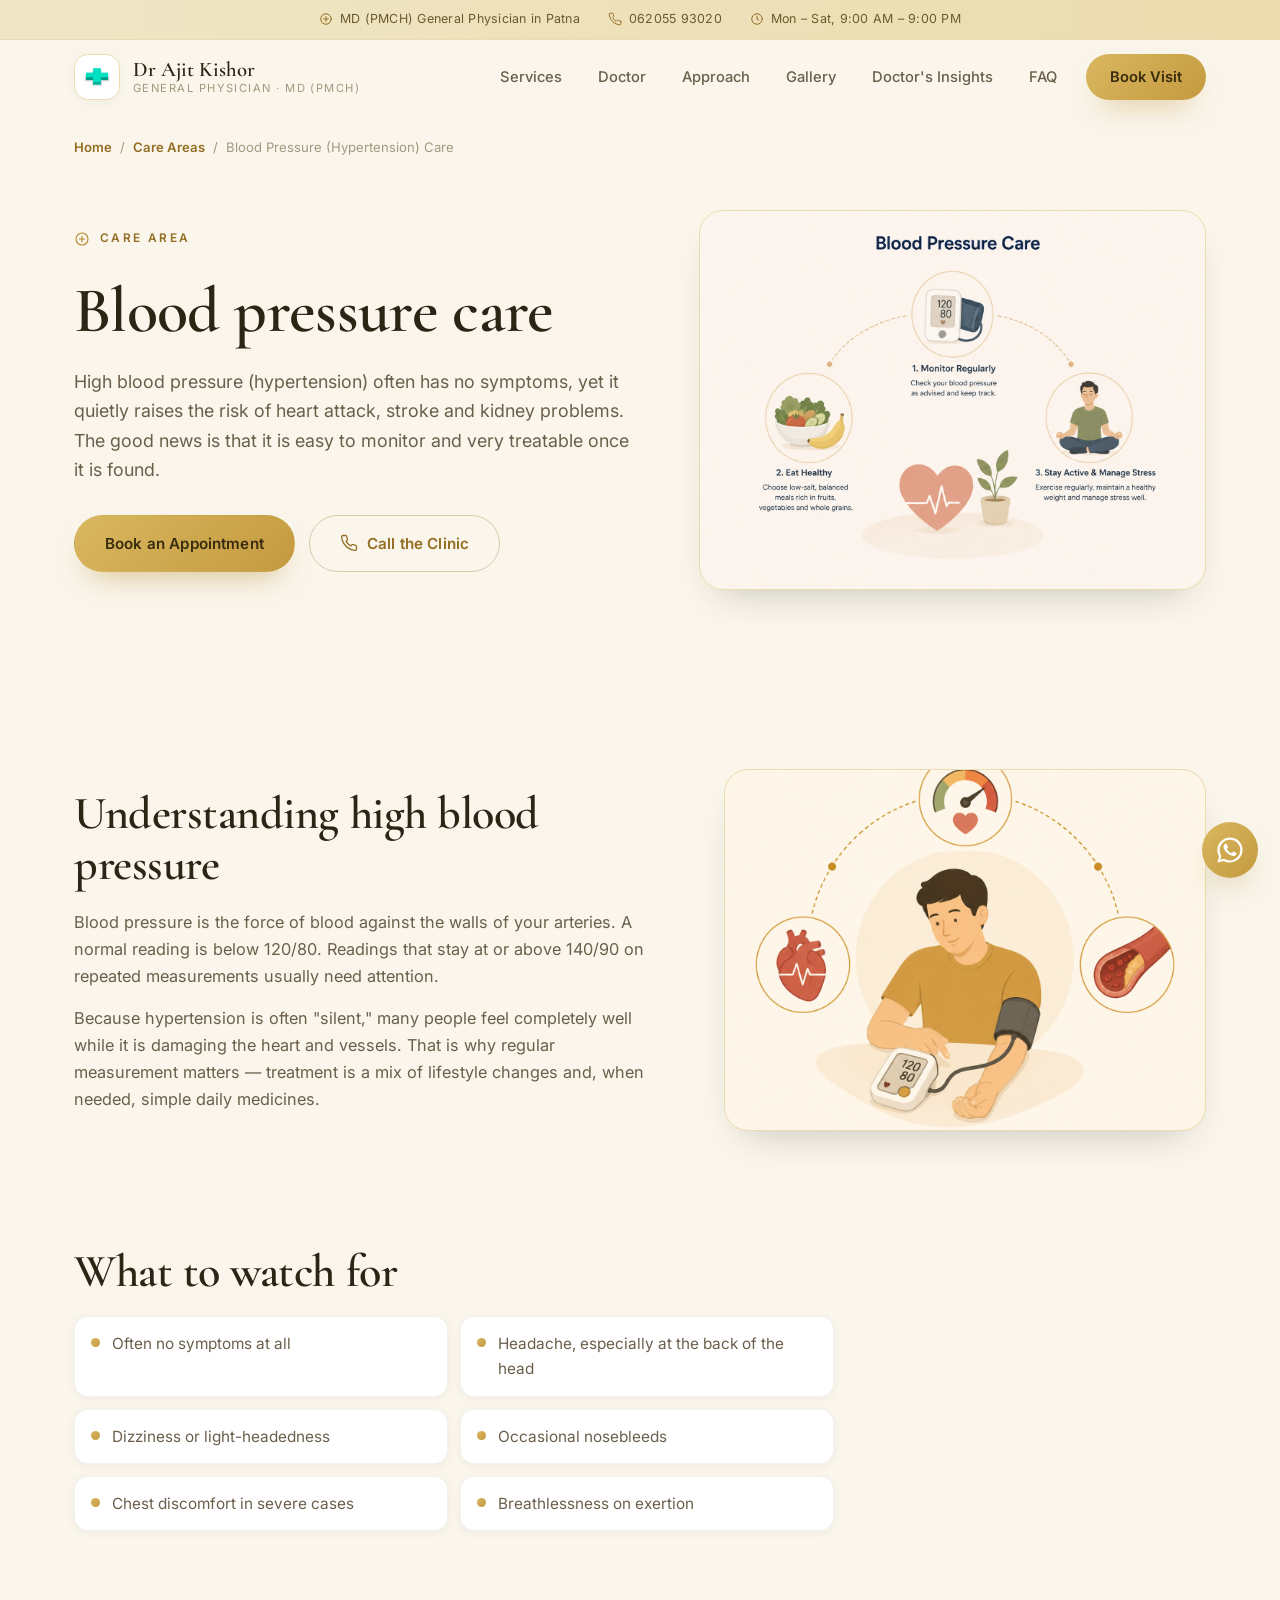
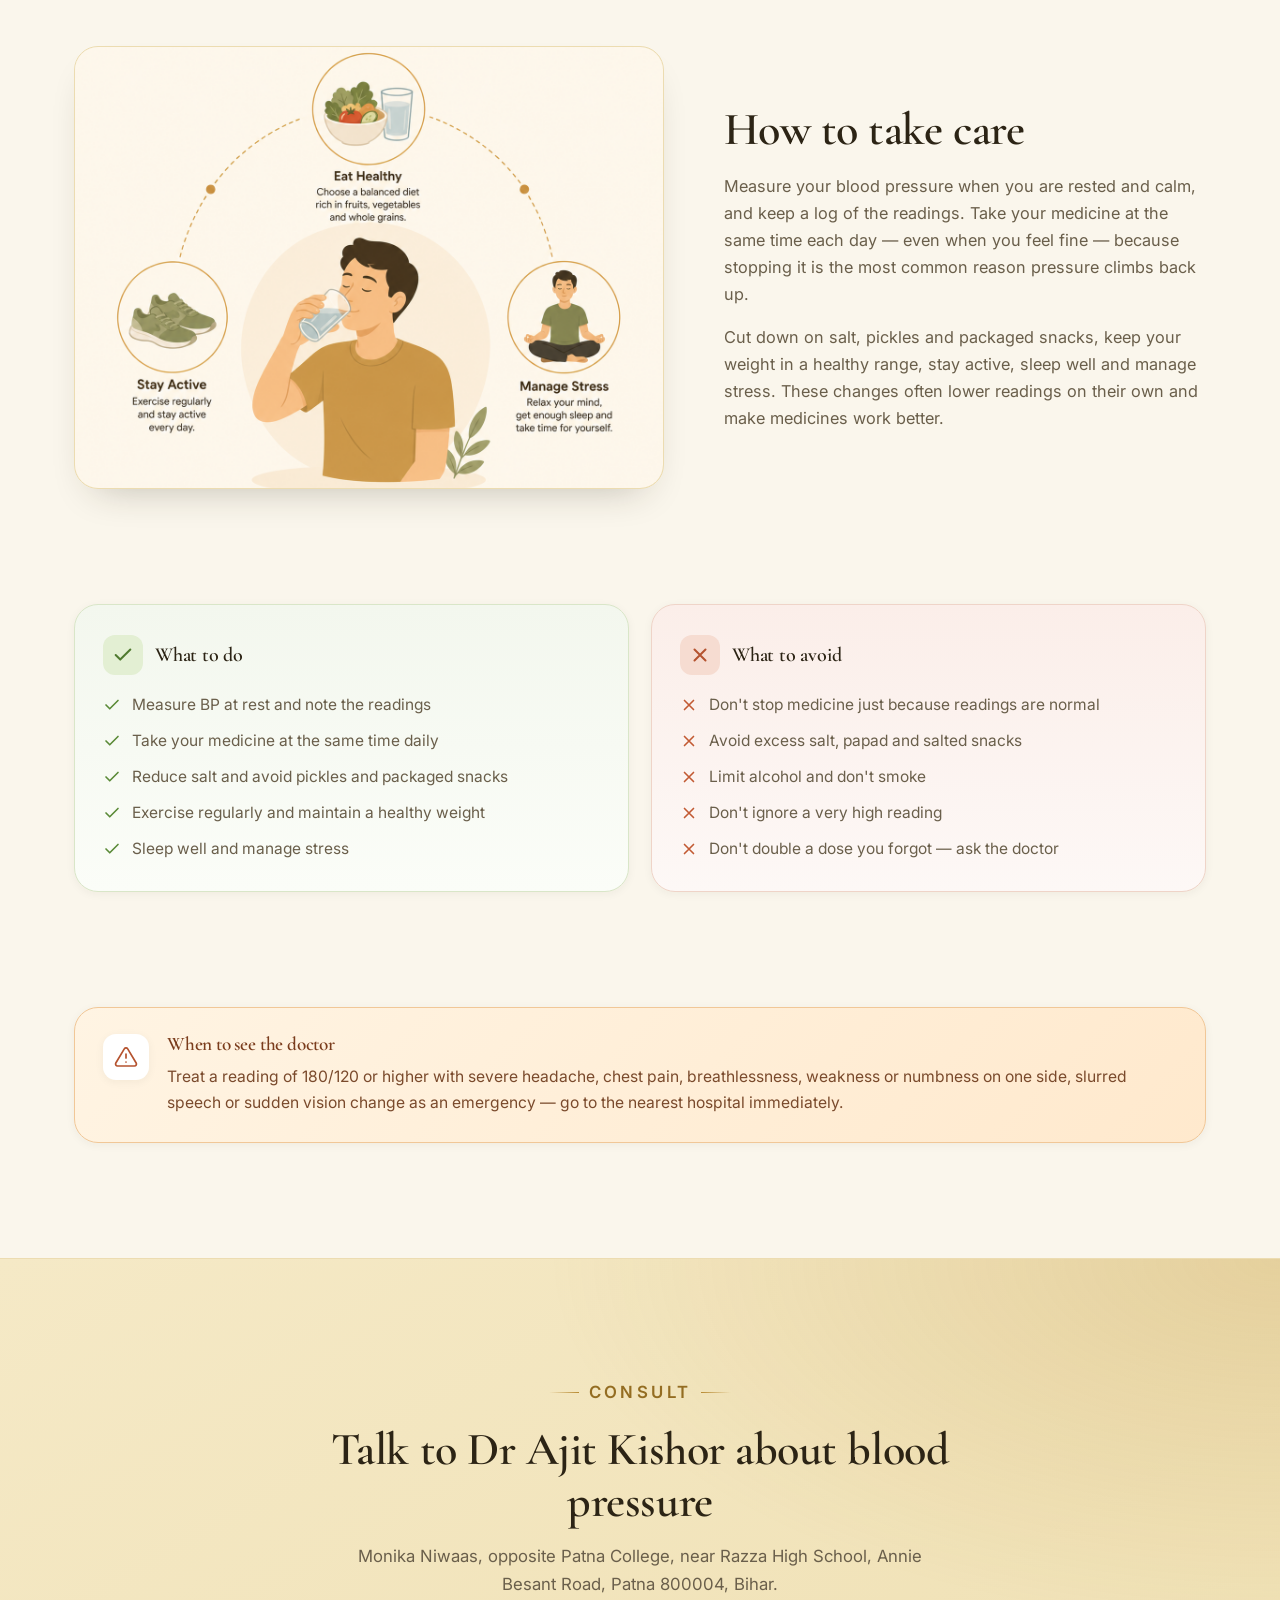
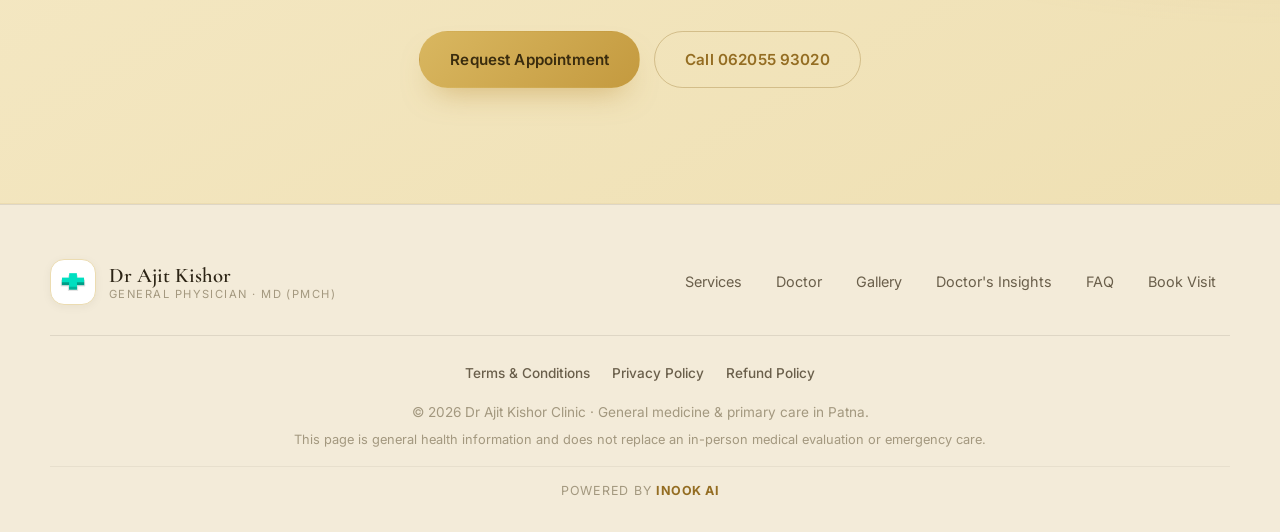
<file: care-blood-pressure.html>
<!DOCTYPE html>
<html lang="en">
  <head>
    <meta charset="UTF-8" />
    <meta name="viewport" content="width=device-width, initial-scale=1.0" />
    <title>Blood Pressure (Hypertension) Care | Dr Ajit Kishor, General Physician in Patna</title>
    <meta name="description" content="High blood pressure care in Patna — what hypertension is, home monitoring, salt and lifestyle do's and don'ts, and emergency warning signs." />
    <meta name="robots" content="index, follow, max-image-preview:large" />
    <meta name="author" content="Dr Ajit Kishor" />
    <meta name="theme-color" content="#f6f4ef" />
    <link rel="canonical" href="https://www.drajitkishor.com/care-blood-pressure.html" />
    <meta property="og:type" content="article" />
    <meta property="og:site_name" content="Dr Ajit Kishor Clinic" />
    <meta property="og:title" content="Blood Pressure (Hypertension) Care | Dr Ajit Kishor, Patna" />
    <meta property="og:description" content="High blood pressure care in Patna — what hypertension is, home monitoring, salt and lifestyle do's and don'ts, and emergency warning signs." />
    <meta property="og:url" content="https://www.drajitkishor.com/care-blood-pressure.html" />
    <meta property="og:locale" content="en_IN" />
    <link rel="icon" type="image/png" href="assets/clinic-logo.png" />
    <link rel="preconnect" href="https://fonts.googleapis.com" />
    <link rel="preconnect" href="https://fonts.gstatic.com" crossorigin />
    <link href="https://fonts.googleapis.com/css2?family=Cormorant+Garamond:wght@500;600;700&family=Inter:wght@400;500;600;700&display=swap" rel="stylesheet" />
    <link rel="stylesheet" href="styles.css" />
    <script type="application/ld+json">
      {"@context":"https://schema.org","@type":"FAQPage","mainEntity":[{"@type":"Question","name":"What does Dr Ajit Kishor help with for blood pressure?","acceptedAnswer":{"@type":"Answer","text":"High blood pressure (hypertension) often has no symptoms, yet it quietly raises the risk of heart attack, stroke and kidney problems. The good news is that it is easy to monitor and very treatable once it is found."}},{"@type":"Question","name":"When should I see a doctor for blood pressure?","acceptedAnswer":{"@type":"Answer","text":"Treat a reading of 180/120 or higher with severe headache, chest pain, breathlessness, weakness or numbness on one side, slurred speech or sudden vision change as an emergency — go to the nearest hospital immediately."}}]}
    </script>
  </head>
  <body>
    <a class="skip-link" href="#main">Skip to content</a>
    <div class="top-strip" aria-label="Clinic quick information">
      <span class="strip-item"><svg class="ico" viewBox="0 0 24 24" aria-hidden="true"><circle cx="12" cy="12" r="9"/><path d="M12 8v8M8 12h8"/></svg> MD (PMCH) General Physician in Patna</span>
      <a class="strip-item" href="tel:+916205593020"><svg class="ico" viewBox="0 0 24 24" aria-hidden="true"><path d="M22 16.92v3a2 2 0 0 1-2.18 2 19.8 19.8 0 0 1-8.63-3.07 19.5 19.5 0 0 1-6-6A19.8 19.8 0 0 1 2.09 4.18 2 2 0 0 1 4.11 2h3a2 2 0 0 1 2 1.72c.13.96.36 1.9.7 2.81a2 2 0 0 1-.45 2.11L8.09 9.91a16 16 0 0 0 6 6l1.27-1.27a2 2 0 0 1 2.11-.45c.91.34 1.85.57 2.81.7A2 2 0 0 1 22 16.92z"/></svg> 062055 93020</a>
      <span class="strip-item"><svg class="ico" viewBox="0 0 24 24" aria-hidden="true"><circle cx="12" cy="12" r="9"/><path d="M12 7v5l3 2"/></svg> Mon – Sat, 9:00 AM – 9:00 PM</span>
    </div>
    <header class="site-header">
      <div class="header-inner">
        <a class="brand" href="index.html" aria-label="Dr Ajit Kishor Clinic home">
          <span class="brand-mark" aria-hidden="true"><img src="assets/clinic-logo.png" alt="" /></span>
          <span class="brand-copy"><strong>Dr Ajit Kishor</strong><small>General Physician · MD (PMCH)</small></span>
        </a>
        <button class="nav-toggle" type="button" aria-label="Open navigation" aria-expanded="false" aria-controls="primaryNavigation">
          <span></span><span></span><span></span>
        </button>
        <nav class="main-nav" id="primaryNavigation" aria-label="Primary navigation">
          <a href="index.html#services">Services</a>
          <a href="index.html#doctor">Doctor</a>
          <a href="index.html#approach">Approach</a>
          <a href="index.html#gallery">Gallery</a>
          <a href="insights.html">Doctor's Insights</a>
          <a href="index.html#faq">FAQ</a>
          <a class="header-cta" href="index.html#appointment">Book Visit</a>
        </nav>
      </div>
    </header>

    <nav class="breadcrumb" aria-label="Breadcrumb">
      <a href="index.html">Home</a> <span>/</span>
      <a href="index.html#services">Care Areas</a> <span>/</span>
      <span>Blood Pressure (Hypertension) Care</span>
    </nav>

    <main id="main">
      <section class="condition-hero">
        <div class="condition-hero-grid">
          <div class="reveal">
            <p class="eyebrow"><svg class="ico" viewBox="0 0 24 24" aria-hidden="true"><circle cx="12" cy="12" r="9"/><path d="M12 8v8M8 12h8"/></svg> Care Area</p>
            <h1>Blood pressure care</h1>
            <p class="condition-lead">High blood pressure (hypertension) often has no symptoms, yet it quietly raises the risk of heart attack, stroke and kidney problems. The good news is that it is easy to monitor and very treatable once it is found.</p>
            <div class="condition-hero-actions">
              <a class="btn primary" href="index.html#appointment">Book an Appointment</a>
              <a class="btn ghost" href="tel:+916205593020"><svg class="ico" viewBox="0 0 24 24" aria-hidden="true"><path d="M22 16.92v3a2 2 0 0 1-2.18 2 19.8 19.8 0 0 1-8.63-3.07 19.5 19.5 0 0 1-6-6A19.8 19.8 0 0 1 2.09 4.18 2 2 0 0 1 4.11 2h3a2 2 0 0 1 2 1.72c.13.96.36 1.9.7 2.81a2 2 0 0 1-.45 2.11L8.09 9.91a16 16 0 0 0 6 6l1.27-1.27a2 2 0 0 1 2.11-.45c.91.34 1.85.57 2.81.7A2 2 0 0 1 22 16.92z"/></svg> Call the Clinic</a>
            </div>
          </div>
          <div class="reveal">
            <figure class="ph-figure ">
            <img src="assets/care-blood-pressure-hero.png" alt="Blood Pressure (Hypertension) Care — Dr Ajit Kishor Clinic, Patna" loading="lazy" onerror="this.closest('.ph-figure').classList.add('is-empty')" />
            <span class="ph-icon"><svg class="ico" viewBox="0 0 24 24" aria-hidden="true"><rect x="3" y="3" width="18" height="18" rx="2"/><circle cx="8.5" cy="8.5" r="1.5"/><path d="m21 15-5-5L5 21"/></svg><span>Image coming soon</span></span>
          </figure>
          </div>
        </div>
      </section>

      <section class="section care-section">
        <div class="care-split reveal">
          <div class="care-prose">
            <h2>Understanding high blood pressure</h2>
            <p>Blood pressure is the force of blood against the walls of your arteries. A normal reading is below 120/80. Readings that stay at or above 140/90 on repeated measurements usually need attention.</p>
            <p>Because hypertension is often "silent," many people feel completely well while it is damaging the heart and vessels. That is why regular measurement matters — treatment is a mix of lifestyle changes and, when needed, simple daily medicines.</p>
          </div>
          <div><figure class="ph-figure ">
            <img src="assets/care-blood-pressure-1.png" alt="Blood Pressure (Hypertension) Care information illustration" loading="lazy" onerror="this.closest('.ph-figure').classList.add('is-empty')" />
            <span class="ph-icon"><svg class="ico" viewBox="0 0 24 24" aria-hidden="true"><rect x="3" y="3" width="18" height="18" rx="2"/><circle cx="8.5" cy="8.5" r="1.5"/><path d="m21 15-5-5L5 21"/></svg><span>Image coming soon</span></span>
          </figure></div>
        </div>
      </section>

      <section class="section care-section" style="padding-top:0;">
        <div class="reveal">
          <h2>What to watch for</h2>
          <ul class="symptom-list">
          <li><span class="dot" aria-hidden="true"></span>Often no symptoms at all</li>
          <li><span class="dot" aria-hidden="true"></span>Headache, especially at the back of the head</li>
          <li><span class="dot" aria-hidden="true"></span>Dizziness or light-headedness</li>
          <li><span class="dot" aria-hidden="true"></span>Occasional nosebleeds</li>
          <li><span class="dot" aria-hidden="true"></span>Chest discomfort in severe cases</li>
          <li><span class="dot" aria-hidden="true"></span>Breathlessness on exertion</li>
          </ul>
        </div>
      </section>

      <section class="section care-section" style="padding-top:0;">
        <div class="care-split reverse reveal">
          <div class="care-prose">
            <h2>How to take care</h2>
            <p>Measure your blood pressure when you are rested and calm, and keep a log of the readings. Take your medicine at the same time each day — even when you feel fine — because stopping it is the most common reason pressure climbs back up.</p>
            <p>Cut down on salt, pickles and packaged snacks, keep your weight in a healthy range, stay active, sleep well and manage stress. These changes often lower readings on their own and make medicines work better.</p>
          </div>
          <div><figure class="ph-figure ">
            <img src="assets/care-blood-pressure-2.png" alt="Blood Pressure (Hypertension) Care care illustration" loading="lazy" onerror="this.closest('.ph-figure').classList.add('is-empty')" />
            <span class="ph-icon"><svg class="ico" viewBox="0 0 24 24" aria-hidden="true"><rect x="3" y="3" width="18" height="18" rx="2"/><circle cx="8.5" cy="8.5" r="1.5"/><path d="m21 15-5-5L5 21"/></svg><span>Image coming soon</span></span>
          </figure></div>
        </div>
      </section>

      <section class="section care-section" style="padding-top:0;">
        <div class="dos-donts reveal">
          <div class="dd-card do">
            <div class="dd-head"><span class="dd-badge"><svg class="ico" viewBox="0 0 24 24" aria-hidden="true"><path d="M20 6 9 17l-5-5"/></svg></span><h3>What to do</h3></div>
            <ul class="dd-list">
            <li><svg class="ico" viewBox="0 0 24 24" aria-hidden="true"><path d="M20 6 9 17l-5-5"/></svg><span>Measure BP at rest and note the readings</span></li>
            <li><svg class="ico" viewBox="0 0 24 24" aria-hidden="true"><path d="M20 6 9 17l-5-5"/></svg><span>Take your medicine at the same time daily</span></li>
            <li><svg class="ico" viewBox="0 0 24 24" aria-hidden="true"><path d="M20 6 9 17l-5-5"/></svg><span>Reduce salt and avoid pickles and packaged snacks</span></li>
            <li><svg class="ico" viewBox="0 0 24 24" aria-hidden="true"><path d="M20 6 9 17l-5-5"/></svg><span>Exercise regularly and maintain a healthy weight</span></li>
            <li><svg class="ico" viewBox="0 0 24 24" aria-hidden="true"><path d="M20 6 9 17l-5-5"/></svg><span>Sleep well and manage stress</span></li>
            </ul>
          </div>
          <div class="dd-card dont">
            <div class="dd-head"><span class="dd-badge"><svg class="ico" viewBox="0 0 24 24" aria-hidden="true"><path d="M18 6 6 18M6 6l12 12"/></svg></span><h3>What to avoid</h3></div>
            <ul class="dd-list">
            <li><svg class="ico" viewBox="0 0 24 24" aria-hidden="true"><path d="M18 6 6 18M6 6l12 12"/></svg><span>Don't stop medicine just because readings are normal</span></li>
            <li><svg class="ico" viewBox="0 0 24 24" aria-hidden="true"><path d="M18 6 6 18M6 6l12 12"/></svg><span>Avoid excess salt, papad and salted snacks</span></li>
            <li><svg class="ico" viewBox="0 0 24 24" aria-hidden="true"><path d="M18 6 6 18M6 6l12 12"/></svg><span>Limit alcohol and don't smoke</span></li>
            <li><svg class="ico" viewBox="0 0 24 24" aria-hidden="true"><path d="M18 6 6 18M6 6l12 12"/></svg><span>Don't ignore a very high reading</span></li>
            <li><svg class="ico" viewBox="0 0 24 24" aria-hidden="true"><path d="M18 6 6 18M6 6l12 12"/></svg><span>Don't double a dose you forgot — ask the doctor</span></li>
            </ul>
          </div>
        </div>
      </section>

      <section class="section care-section" style="padding-top:0;">
        <div class="care-callout reveal">
          <span class="callout-icon"><svg class="ico" viewBox="0 0 24 24" aria-hidden="true"><path d="M10.29 3.86 1.82 18a2 2 0 0 0 1.71 3h16.94a2 2 0 0 0 1.71-3L13.71 3.86a2 2 0 0 0-3.42 0z"/><path d="M12 9v4M12 17h.01"/></svg></span>
          <div>
            <h3>When to see the doctor</h3>
            <p>Treat a reading of 180/120 or higher with severe headache, chest pain, breathlessness, weakness or numbness on one side, slurred speech or sudden vision change as an emergency — go to the nearest hospital immediately.</p>
          </div>
        </div>
      </section>

      <section class="contact-section">
        <div class="contact-inner reveal">
          <p class="eyebrow center light"><span class="eyebrow-line"></span> Consult <span class="eyebrow-line"></span></p>
          <h2>Talk to Dr Ajit Kishor about blood pressure</h2>
          <p>Monika Niwaas, opposite Patna College, near Razza High School, Annie Besant Road, Patna 800004, Bihar.</p>
          <div class="contact-actions">
            <a class="btn primary" href="index.html#appointment">Request Appointment</a>
            <a class="btn ghost" href="tel:+916205593020">Call 062055 93020</a>
          </div>
        </div>
      </section>
    </main>

    <footer class="site-footer">
      <div class="footer-inner">
        <a class="brand footer-brand" href="index.html" aria-label="Dr Ajit Kishor Clinic home">
          <span class="brand-mark" aria-hidden="true"><img src="assets/clinic-logo.png" alt="" /></span>
          <span class="brand-copy"><strong>Dr Ajit Kishor</strong><small>General Physician · MD (PMCH)</small></span>
        </a>
        <nav class="footer-nav" aria-label="Footer navigation">
          <a href="index.html#services">Services</a>
          <a href="index.html#doctor">Doctor</a>
          <a href="index.html#gallery">Gallery</a>
          <a href="insights.html">Doctor's Insights</a>
          <a href="index.html#faq">FAQ</a>
          <a href="index.html#appointment">Book Visit</a>
        </nav>
      </div>
      <div class="footer-base">
        <nav class="footer-legal" aria-label="Legal">
          <a href="terms.html">Terms &amp; Conditions</a>
          <a href="privacy.html">Privacy Policy</a>
          <a href="refund.html">Refund Policy</a>
        </nav>
        <p>&copy; 2026 Dr Ajit Kishor Clinic · General medicine &amp; primary care in Patna.</p>
        <p class="disclaimer">This page is general health information and does not replace an in-person medical evaluation or emergency care.</p>
        <p class="footer-wordmark">Powered by <a href="https://www.inook.in/#home" target="_blank" rel="noopener"><strong>Inook AI</strong></a></p>
      </div>
    </footer>
    <a class="whatsapp-fab" href="https://wa.me/916205593020?text=Hello%20Dr%20Ajit%20Kishor%20Clinic%2C%20I%20want%20to%20book%20a%20consultation." aria-label="Chat on WhatsApp">
      <svg viewBox="0 0 32 32" width="26" height="26" aria-hidden="true" fill="currentColor"><path d="M16 .5C7.4.5.5 7.4.5 16c0 2.8.7 5.4 2 7.7L.5 31.5l8-2.1c2.2 1.2 4.8 1.9 7.5 1.9 8.6 0 15.5-6.9 15.5-15.5S24.6.5 16 .5zm0 28.3c-2.4 0-4.7-.6-6.7-1.8l-.5-.3-4.8 1.3 1.3-4.6-.3-.5C3.9 20.8 3.3 18.4 3.3 16 3.3 9 9 3.3 16 3.3S28.7 9 28.7 16 23 28.8 16 28.8zm7.4-9.5c-.4-.2-2.4-1.2-2.7-1.3-.4-.1-.6-.2-.9.2-.3.4-1 1.3-1.2 1.5-.2.2-.4.3-.8.1-.4-.2-1.7-.6-3.2-2-1.2-1-2-2.4-2.2-2.8-.2-.4 0-.6.2-.8.2-.2.4-.4.5-.7.2-.2.2-.4.4-.7.1-.3.1-.5 0-.7-.1-.2-.9-2.2-1.3-3-.3-.8-.7-.7-.9-.7h-.8c-.3 0-.7.1-1 .5-.4.4-1.4 1.3-1.4 3.3s1.4 3.8 1.6 4.1c.2.3 2.8 4.3 6.8 6 .9.4 1.7.6 2.2.8.9.3 1.8.2 2.4.2.7-.1 2.4-1 2.7-1.9.3-.9.3-1.7.2-1.9-.1-.2-.3-.3-.7-.5z"/></svg>
    </a>
    <script src="script.js"></script>
  </body>
</html>
</file>
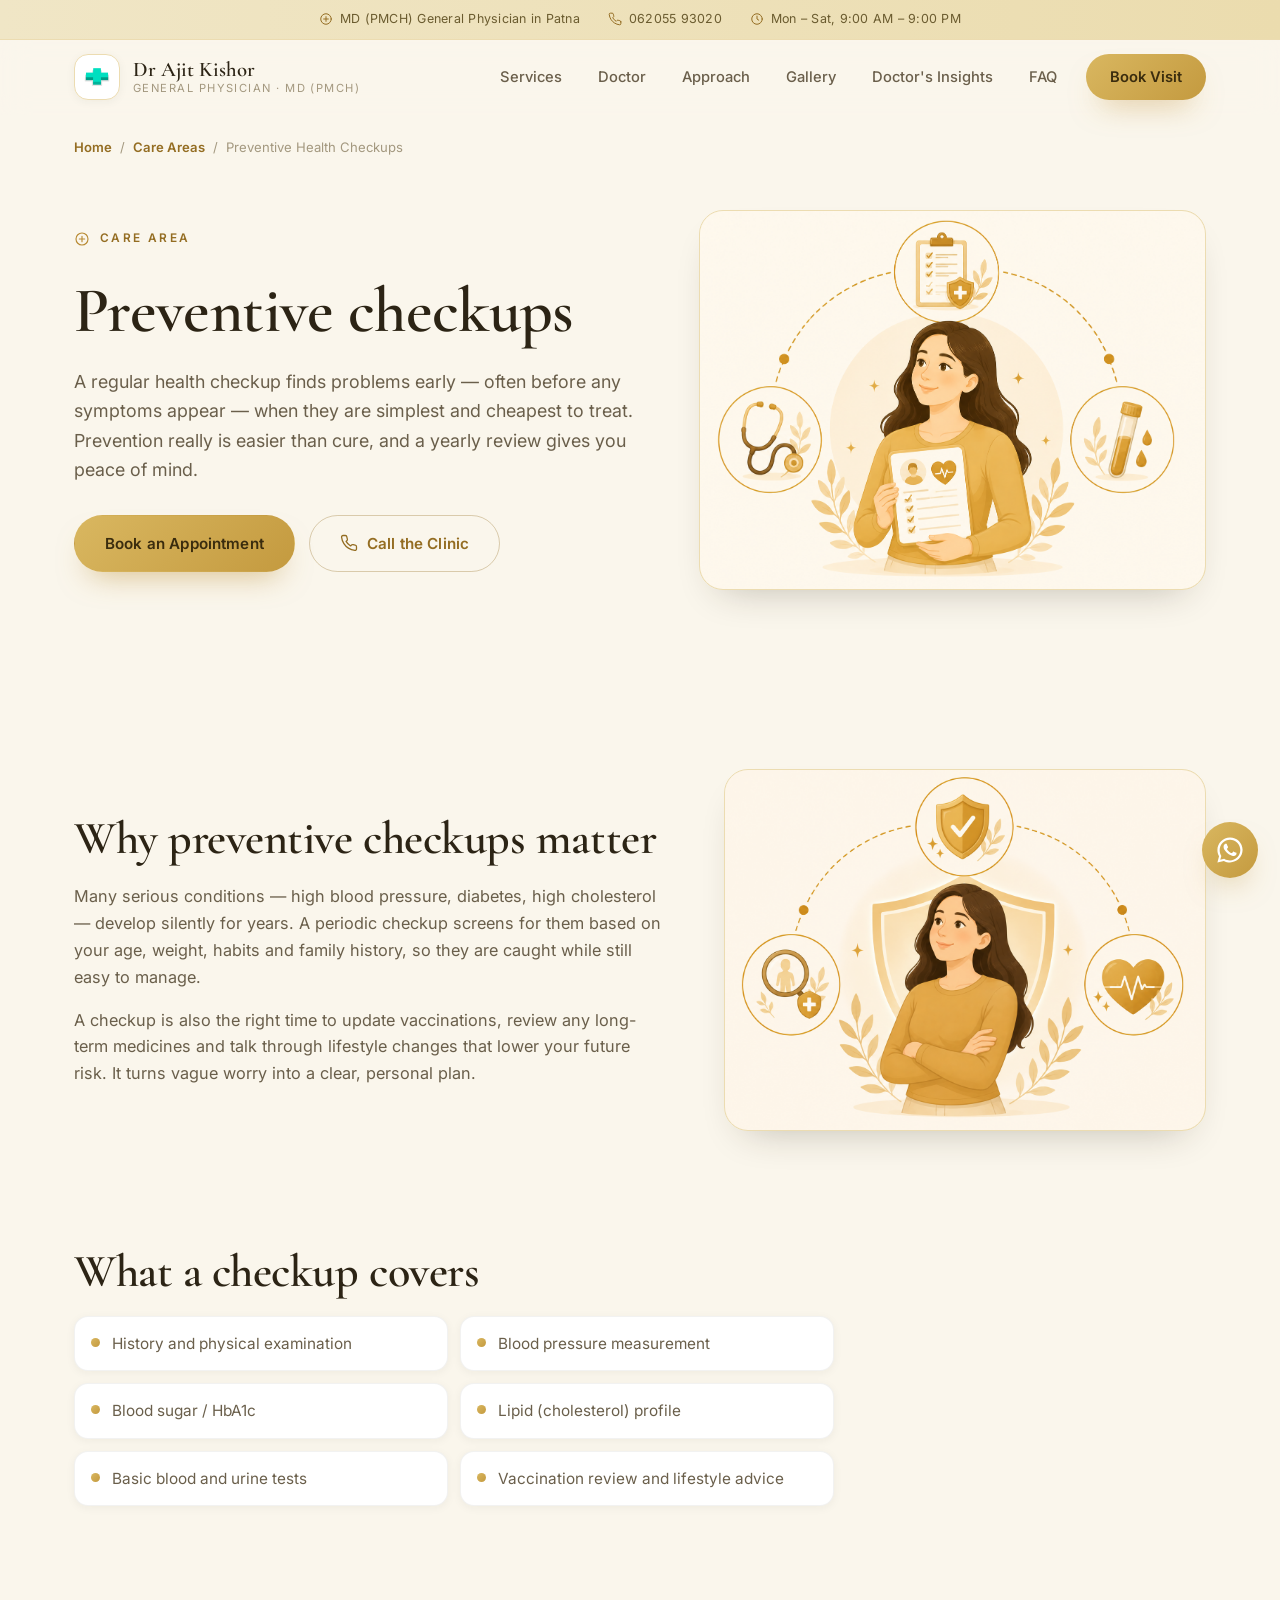
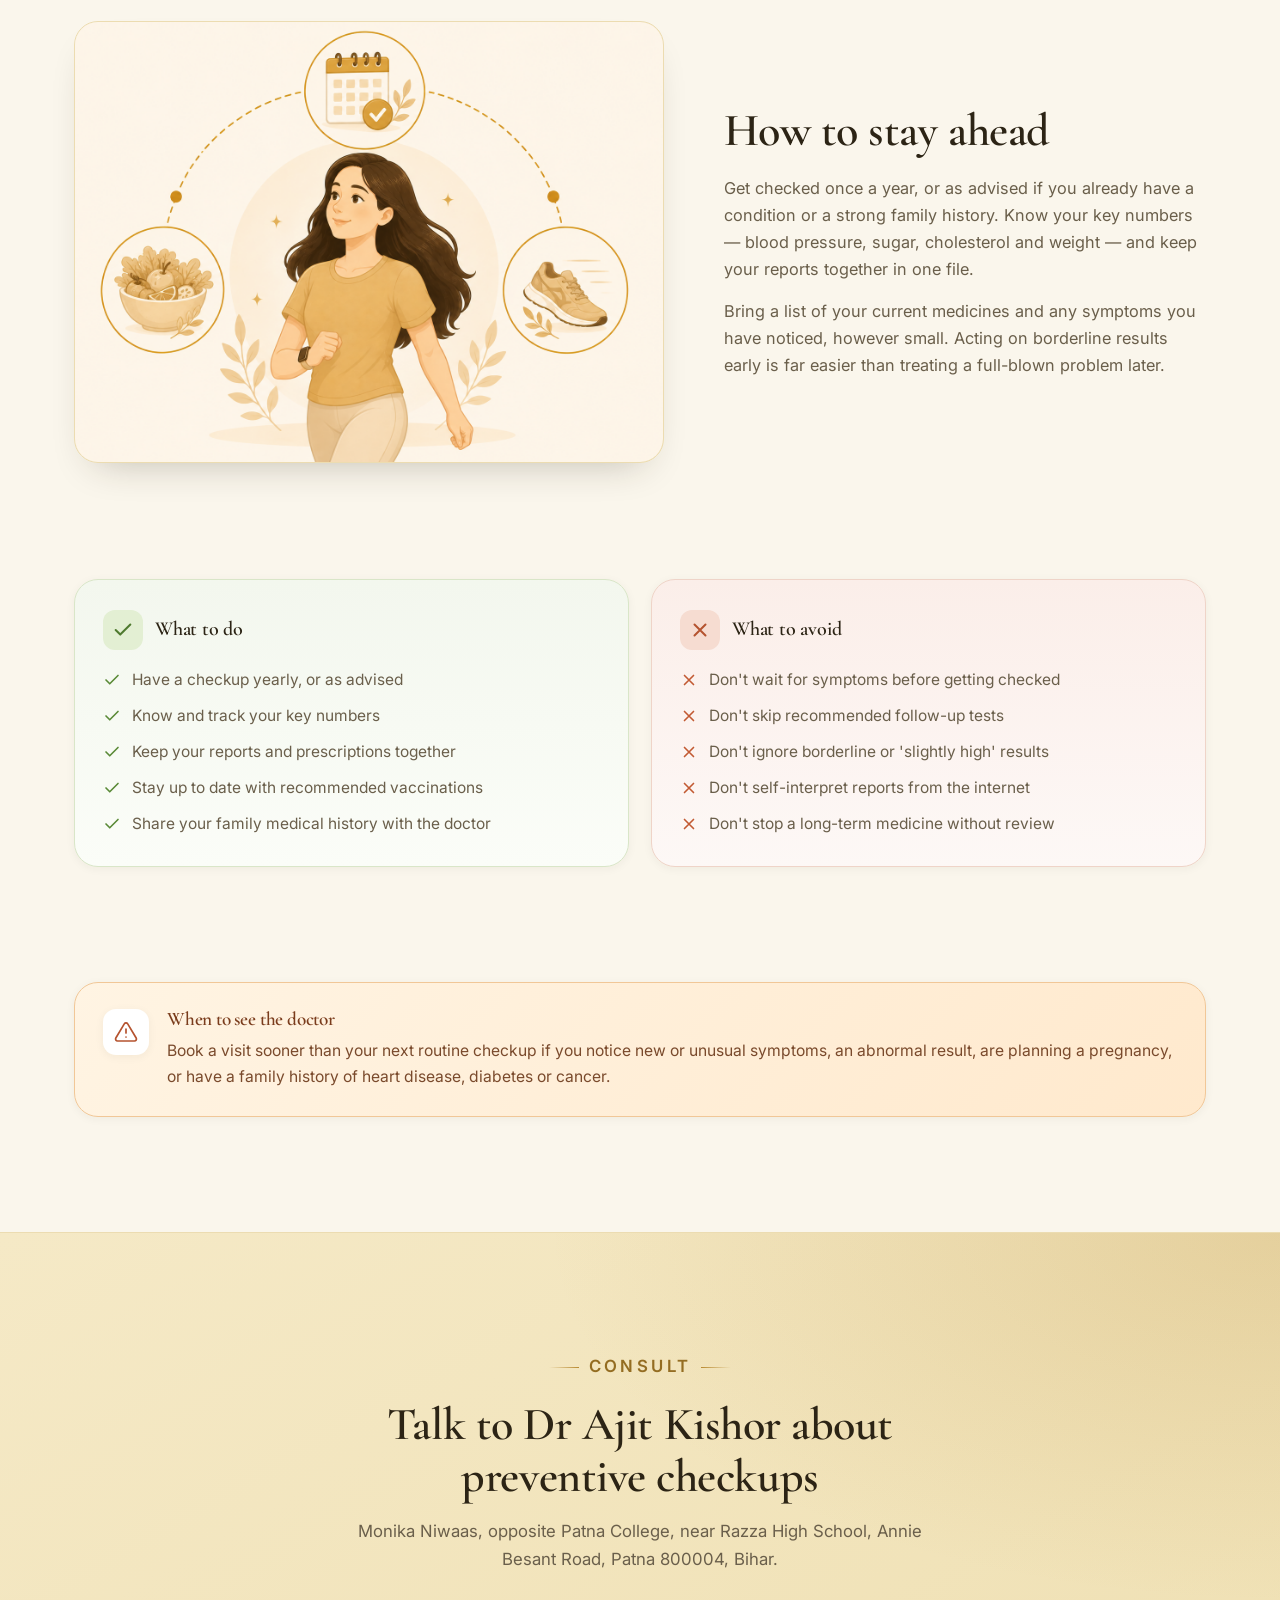
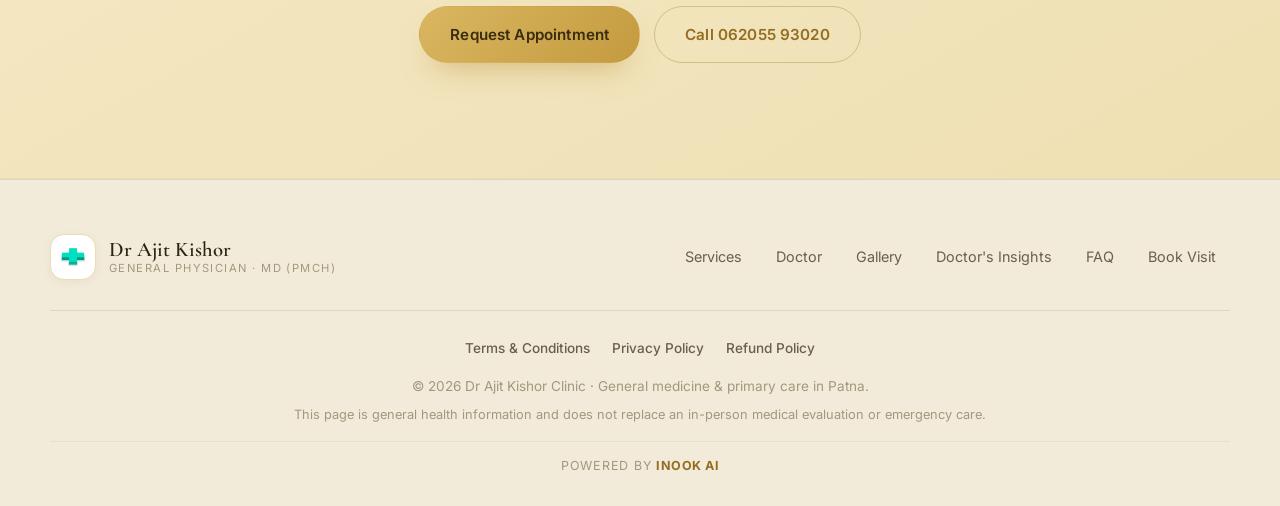
<file: care-checkups.html>
<!DOCTYPE html>
<html lang="en">
  <head>
    <meta charset="UTF-8" />
    <meta name="viewport" content="width=device-width, initial-scale=1.0" />
    <title>Preventive Health Checkups | Dr Ajit Kishor, General Physician in Patna</title>
    <meta name="description" content="Preventive health checkups in Patna — what a routine checkup covers, how often to get one, and simple do's and don'ts to stay ahead of illness." />
    <meta name="robots" content="index, follow, max-image-preview:large" />
    <meta name="author" content="Dr Ajit Kishor" />
    <meta name="theme-color" content="#f6f4ef" />
    <link rel="canonical" href="https://www.drajitkishor.com/care-checkups.html" />
    <meta property="og:type" content="article" />
    <meta property="og:site_name" content="Dr Ajit Kishor Clinic" />
    <meta property="og:title" content="Preventive Health Checkups | Dr Ajit Kishor, Patna" />
    <meta property="og:description" content="Preventive health checkups in Patna — what a routine checkup covers, how often to get one, and simple do's and don'ts to stay ahead of illness." />
    <meta property="og:url" content="https://www.drajitkishor.com/care-checkups.html" />
    <meta property="og:locale" content="en_IN" />
    <link rel="icon" type="image/png" href="assets/clinic-logo.png" />
    <link rel="preconnect" href="https://fonts.googleapis.com" />
    <link rel="preconnect" href="https://fonts.gstatic.com" crossorigin />
    <link href="https://fonts.googleapis.com/css2?family=Cormorant+Garamond:wght@500;600;700&family=Inter:wght@400;500;600;700&display=swap" rel="stylesheet" />
    <link rel="stylesheet" href="styles.css" />
    <script type="application/ld+json">
      {"@context":"https://schema.org","@type":"FAQPage","mainEntity":[{"@type":"Question","name":"What does Dr Ajit Kishor help with for preventive checkups?","acceptedAnswer":{"@type":"Answer","text":"A regular health checkup finds problems early — often before any symptoms appear — when they are simplest and cheapest to treat. Prevention really is easier than cure, and a yearly review gives you peace of mind."}},{"@type":"Question","name":"When should I see a doctor for preventive checkups?","acceptedAnswer":{"@type":"Answer","text":"Book a visit sooner than your next routine checkup if you notice new or unusual symptoms, an abnormal result, are planning a pregnancy, or have a family history of heart disease, diabetes or cancer."}}]}
    </script>
  </head>
  <body>
    <a class="skip-link" href="#main">Skip to content</a>
    <div class="top-strip" aria-label="Clinic quick information">
      <span class="strip-item"><svg class="ico" viewBox="0 0 24 24" aria-hidden="true"><circle cx="12" cy="12" r="9"/><path d="M12 8v8M8 12h8"/></svg> MD (PMCH) General Physician in Patna</span>
      <a class="strip-item" href="tel:+916205593020"><svg class="ico" viewBox="0 0 24 24" aria-hidden="true"><path d="M22 16.92v3a2 2 0 0 1-2.18 2 19.8 19.8 0 0 1-8.63-3.07 19.5 19.5 0 0 1-6-6A19.8 19.8 0 0 1 2.09 4.18 2 2 0 0 1 4.11 2h3a2 2 0 0 1 2 1.72c.13.96.36 1.9.7 2.81a2 2 0 0 1-.45 2.11L8.09 9.91a16 16 0 0 0 6 6l1.27-1.27a2 2 0 0 1 2.11-.45c.91.34 1.85.57 2.81.7A2 2 0 0 1 22 16.92z"/></svg> 062055 93020</a>
      <span class="strip-item"><svg class="ico" viewBox="0 0 24 24" aria-hidden="true"><circle cx="12" cy="12" r="9"/><path d="M12 7v5l3 2"/></svg> Mon – Sat, 9:00 AM – 9:00 PM</span>
    </div>
    <header class="site-header">
      <div class="header-inner">
        <a class="brand" href="index.html" aria-label="Dr Ajit Kishor Clinic home">
          <span class="brand-mark" aria-hidden="true"><img src="assets/clinic-logo.png" alt="" /></span>
          <span class="brand-copy"><strong>Dr Ajit Kishor</strong><small>General Physician · MD (PMCH)</small></span>
        </a>
        <button class="nav-toggle" type="button" aria-label="Open navigation" aria-expanded="false" aria-controls="primaryNavigation">
          <span></span><span></span><span></span>
        </button>
        <nav class="main-nav" id="primaryNavigation" aria-label="Primary navigation">
          <a href="index.html#services">Services</a>
          <a href="index.html#doctor">Doctor</a>
          <a href="index.html#approach">Approach</a>
          <a href="index.html#gallery">Gallery</a>
          <a href="insights.html">Doctor's Insights</a>
          <a href="index.html#faq">FAQ</a>
          <a class="header-cta" href="index.html#appointment">Book Visit</a>
        </nav>
      </div>
    </header>

    <nav class="breadcrumb" aria-label="Breadcrumb">
      <a href="index.html">Home</a> <span>/</span>
      <a href="index.html#services">Care Areas</a> <span>/</span>
      <span>Preventive Health Checkups</span>
    </nav>

    <main id="main">
      <section class="condition-hero">
        <div class="condition-hero-grid">
          <div class="reveal">
            <p class="eyebrow"><svg class="ico" viewBox="0 0 24 24" aria-hidden="true"><circle cx="12" cy="12" r="9"/><path d="M12 8v8M8 12h8"/></svg> Care Area</p>
            <h1>Preventive checkups</h1>
            <p class="condition-lead">A regular health checkup finds problems early — often before any symptoms appear — when they are simplest and cheapest to treat. Prevention really is easier than cure, and a yearly review gives you peace of mind.</p>
            <div class="condition-hero-actions">
              <a class="btn primary" href="index.html#appointment">Book an Appointment</a>
              <a class="btn ghost" href="tel:+916205593020"><svg class="ico" viewBox="0 0 24 24" aria-hidden="true"><path d="M22 16.92v3a2 2 0 0 1-2.18 2 19.8 19.8 0 0 1-8.63-3.07 19.5 19.5 0 0 1-6-6A19.8 19.8 0 0 1 2.09 4.18 2 2 0 0 1 4.11 2h3a2 2 0 0 1 2 1.72c.13.96.36 1.9.7 2.81a2 2 0 0 1-.45 2.11L8.09 9.91a16 16 0 0 0 6 6l1.27-1.27a2 2 0 0 1 2.11-.45c.91.34 1.85.57 2.81.7A2 2 0 0 1 22 16.92z"/></svg> Call the Clinic</a>
            </div>
          </div>
          <div class="reveal">
            <figure class="ph-figure ">
            <img src="assets/care-checkups-hero.png" alt="Preventive Health Checkups — Dr Ajit Kishor Clinic, Patna" loading="lazy" onerror="this.closest('.ph-figure').classList.add('is-empty')" />
            <span class="ph-icon"><svg class="ico" viewBox="0 0 24 24" aria-hidden="true"><rect x="3" y="3" width="18" height="18" rx="2"/><circle cx="8.5" cy="8.5" r="1.5"/><path d="m21 15-5-5L5 21"/></svg><span>Image coming soon</span></span>
          </figure>
          </div>
        </div>
      </section>

      <section class="section care-section">
        <div class="care-split reveal">
          <div class="care-prose">
            <h2>Why preventive checkups matter</h2>
            <p>Many serious conditions — high blood pressure, diabetes, high cholesterol — develop silently for years. A periodic checkup screens for them based on your age, weight, habits and family history, so they are caught while still easy to manage.</p>
            <p>A checkup is also the right time to update vaccinations, review any long-term medicines and talk through lifestyle changes that lower your future risk. It turns vague worry into a clear, personal plan.</p>
          </div>
          <div><figure class="ph-figure ">
            <img src="assets/care-checkups-1.png" alt="Preventive Health Checkups information illustration" loading="lazy" onerror="this.closest('.ph-figure').classList.add('is-empty')" />
            <span class="ph-icon"><svg class="ico" viewBox="0 0 24 24" aria-hidden="true"><rect x="3" y="3" width="18" height="18" rx="2"/><circle cx="8.5" cy="8.5" r="1.5"/><path d="m21 15-5-5L5 21"/></svg><span>Image coming soon</span></span>
          </figure></div>
        </div>
      </section>

      <section class="section care-section" style="padding-top:0;">
        <div class="reveal">
          <h2>What a checkup covers</h2>
          <ul class="symptom-list">
          <li><span class="dot" aria-hidden="true"></span>History and physical examination</li>
          <li><span class="dot" aria-hidden="true"></span>Blood pressure measurement</li>
          <li><span class="dot" aria-hidden="true"></span>Blood sugar / HbA1c</li>
          <li><span class="dot" aria-hidden="true"></span>Lipid (cholesterol) profile</li>
          <li><span class="dot" aria-hidden="true"></span>Basic blood and urine tests</li>
          <li><span class="dot" aria-hidden="true"></span>Vaccination review and lifestyle advice</li>
          </ul>
        </div>
      </section>

      <section class="section care-section" style="padding-top:0;">
        <div class="care-split reverse reveal">
          <div class="care-prose">
            <h2>How to stay ahead</h2>
            <p>Get checked once a year, or as advised if you already have a condition or a strong family history. Know your key numbers — blood pressure, sugar, cholesterol and weight — and keep your reports together in one file.</p>
            <p>Bring a list of your current medicines and any symptoms you have noticed, however small. Acting on borderline results early is far easier than treating a full-blown problem later.</p>
          </div>
          <div><figure class="ph-figure ">
            <img src="assets/care-checkups-2.png" alt="Preventive Health Checkups care illustration" loading="lazy" onerror="this.closest('.ph-figure').classList.add('is-empty')" />
            <span class="ph-icon"><svg class="ico" viewBox="0 0 24 24" aria-hidden="true"><rect x="3" y="3" width="18" height="18" rx="2"/><circle cx="8.5" cy="8.5" r="1.5"/><path d="m21 15-5-5L5 21"/></svg><span>Image coming soon</span></span>
          </figure></div>
        </div>
      </section>

      <section class="section care-section" style="padding-top:0;">
        <div class="dos-donts reveal">
          <div class="dd-card do">
            <div class="dd-head"><span class="dd-badge"><svg class="ico" viewBox="0 0 24 24" aria-hidden="true"><path d="M20 6 9 17l-5-5"/></svg></span><h3>What to do</h3></div>
            <ul class="dd-list">
            <li><svg class="ico" viewBox="0 0 24 24" aria-hidden="true"><path d="M20 6 9 17l-5-5"/></svg><span>Have a checkup yearly, or as advised</span></li>
            <li><svg class="ico" viewBox="0 0 24 24" aria-hidden="true"><path d="M20 6 9 17l-5-5"/></svg><span>Know and track your key numbers</span></li>
            <li><svg class="ico" viewBox="0 0 24 24" aria-hidden="true"><path d="M20 6 9 17l-5-5"/></svg><span>Keep your reports and prescriptions together</span></li>
            <li><svg class="ico" viewBox="0 0 24 24" aria-hidden="true"><path d="M20 6 9 17l-5-5"/></svg><span>Stay up to date with recommended vaccinations</span></li>
            <li><svg class="ico" viewBox="0 0 24 24" aria-hidden="true"><path d="M20 6 9 17l-5-5"/></svg><span>Share your family medical history with the doctor</span></li>
            </ul>
          </div>
          <div class="dd-card dont">
            <div class="dd-head"><span class="dd-badge"><svg class="ico" viewBox="0 0 24 24" aria-hidden="true"><path d="M18 6 6 18M6 6l12 12"/></svg></span><h3>What to avoid</h3></div>
            <ul class="dd-list">
            <li><svg class="ico" viewBox="0 0 24 24" aria-hidden="true"><path d="M18 6 6 18M6 6l12 12"/></svg><span>Don't wait for symptoms before getting checked</span></li>
            <li><svg class="ico" viewBox="0 0 24 24" aria-hidden="true"><path d="M18 6 6 18M6 6l12 12"/></svg><span>Don't skip recommended follow-up tests</span></li>
            <li><svg class="ico" viewBox="0 0 24 24" aria-hidden="true"><path d="M18 6 6 18M6 6l12 12"/></svg><span>Don't ignore borderline or 'slightly high' results</span></li>
            <li><svg class="ico" viewBox="0 0 24 24" aria-hidden="true"><path d="M18 6 6 18M6 6l12 12"/></svg><span>Don't self-interpret reports from the internet</span></li>
            <li><svg class="ico" viewBox="0 0 24 24" aria-hidden="true"><path d="M18 6 6 18M6 6l12 12"/></svg><span>Don't stop a long-term medicine without review</span></li>
            </ul>
          </div>
        </div>
      </section>

      <section class="section care-section" style="padding-top:0;">
        <div class="care-callout reveal">
          <span class="callout-icon"><svg class="ico" viewBox="0 0 24 24" aria-hidden="true"><path d="M10.29 3.86 1.82 18a2 2 0 0 0 1.71 3h16.94a2 2 0 0 0 1.71-3L13.71 3.86a2 2 0 0 0-3.42 0z"/><path d="M12 9v4M12 17h.01"/></svg></span>
          <div>
            <h3>When to see the doctor</h3>
            <p>Book a visit sooner than your next routine checkup if you notice new or unusual symptoms, an abnormal result, are planning a pregnancy, or have a family history of heart disease, diabetes or cancer.</p>
          </div>
        </div>
      </section>

      <section class="contact-section">
        <div class="contact-inner reveal">
          <p class="eyebrow center light"><span class="eyebrow-line"></span> Consult <span class="eyebrow-line"></span></p>
          <h2>Talk to Dr Ajit Kishor about preventive checkups</h2>
          <p>Monika Niwaas, opposite Patna College, near Razza High School, Annie Besant Road, Patna 800004, Bihar.</p>
          <div class="contact-actions">
            <a class="btn primary" href="index.html#appointment">Request Appointment</a>
            <a class="btn ghost" href="tel:+916205593020">Call 062055 93020</a>
          </div>
        </div>
      </section>
    </main>

    <footer class="site-footer">
      <div class="footer-inner">
        <a class="brand footer-brand" href="index.html" aria-label="Dr Ajit Kishor Clinic home">
          <span class="brand-mark" aria-hidden="true"><img src="assets/clinic-logo.png" alt="" /></span>
          <span class="brand-copy"><strong>Dr Ajit Kishor</strong><small>General Physician · MD (PMCH)</small></span>
        </a>
        <nav class="footer-nav" aria-label="Footer navigation">
          <a href="index.html#services">Services</a>
          <a href="index.html#doctor">Doctor</a>
          <a href="index.html#gallery">Gallery</a>
          <a href="insights.html">Doctor's Insights</a>
          <a href="index.html#faq">FAQ</a>
          <a href="index.html#appointment">Book Visit</a>
        </nav>
      </div>
      <div class="footer-base">
        <nav class="footer-legal" aria-label="Legal">
          <a href="terms.html">Terms &amp; Conditions</a>
          <a href="privacy.html">Privacy Policy</a>
          <a href="refund.html">Refund Policy</a>
        </nav>
        <p>&copy; 2026 Dr Ajit Kishor Clinic · General medicine &amp; primary care in Patna.</p>
        <p class="disclaimer">This page is general health information and does not replace an in-person medical evaluation or emergency care.</p>
        <p class="footer-wordmark">Powered by <a href="https://www.inook.in/#home" target="_blank" rel="noopener"><strong>Inook AI</strong></a></p>
      </div>
    </footer>
    <a class="whatsapp-fab" href="https://wa.me/916205593020?text=Hello%20Dr%20Ajit%20Kishor%20Clinic%2C%20I%20want%20to%20book%20a%20consultation." aria-label="Chat on WhatsApp">
      <svg viewBox="0 0 32 32" width="26" height="26" aria-hidden="true" fill="currentColor"><path d="M16 .5C7.4.5.5 7.4.5 16c0 2.8.7 5.4 2 7.7L.5 31.5l8-2.1c2.2 1.2 4.8 1.9 7.5 1.9 8.6 0 15.5-6.9 15.5-15.5S24.6.5 16 .5zm0 28.3c-2.4 0-4.7-.6-6.7-1.8l-.5-.3-4.8 1.3 1.3-4.6-.3-.5C3.9 20.8 3.3 18.4 3.3 16 3.3 9 9 3.3 16 3.3S28.7 9 28.7 16 23 28.8 16 28.8zm7.4-9.5c-.4-.2-2.4-1.2-2.7-1.3-.4-.1-.6-.2-.9.2-.3.4-1 1.3-1.2 1.5-.2.2-.4.3-.8.1-.4-.2-1.7-.6-3.2-2-1.2-1-2-2.4-2.2-2.8-.2-.4 0-.6.2-.8.2-.2.4-.4.5-.7.2-.2.2-.4.4-.7.1-.3.1-.5 0-.7-.1-.2-.9-2.2-1.3-3-.3-.8-.7-.7-.9-.7h-.8c-.3 0-.7.1-1 .5-.4.4-1.4 1.3-1.4 3.3s1.4 3.8 1.6 4.1c.2.3 2.8 4.3 6.8 6 .9.4 1.7.6 2.2.8.9.3 1.8.2 2.4.2.7-.1 2.4-1 2.7-1.9.3-.9.3-1.7.2-1.9-.1-.2-.3-.3-.7-.5z"/></svg>
    </a>
    <script src="script.js"></script>
  </body>
</html>
</file>
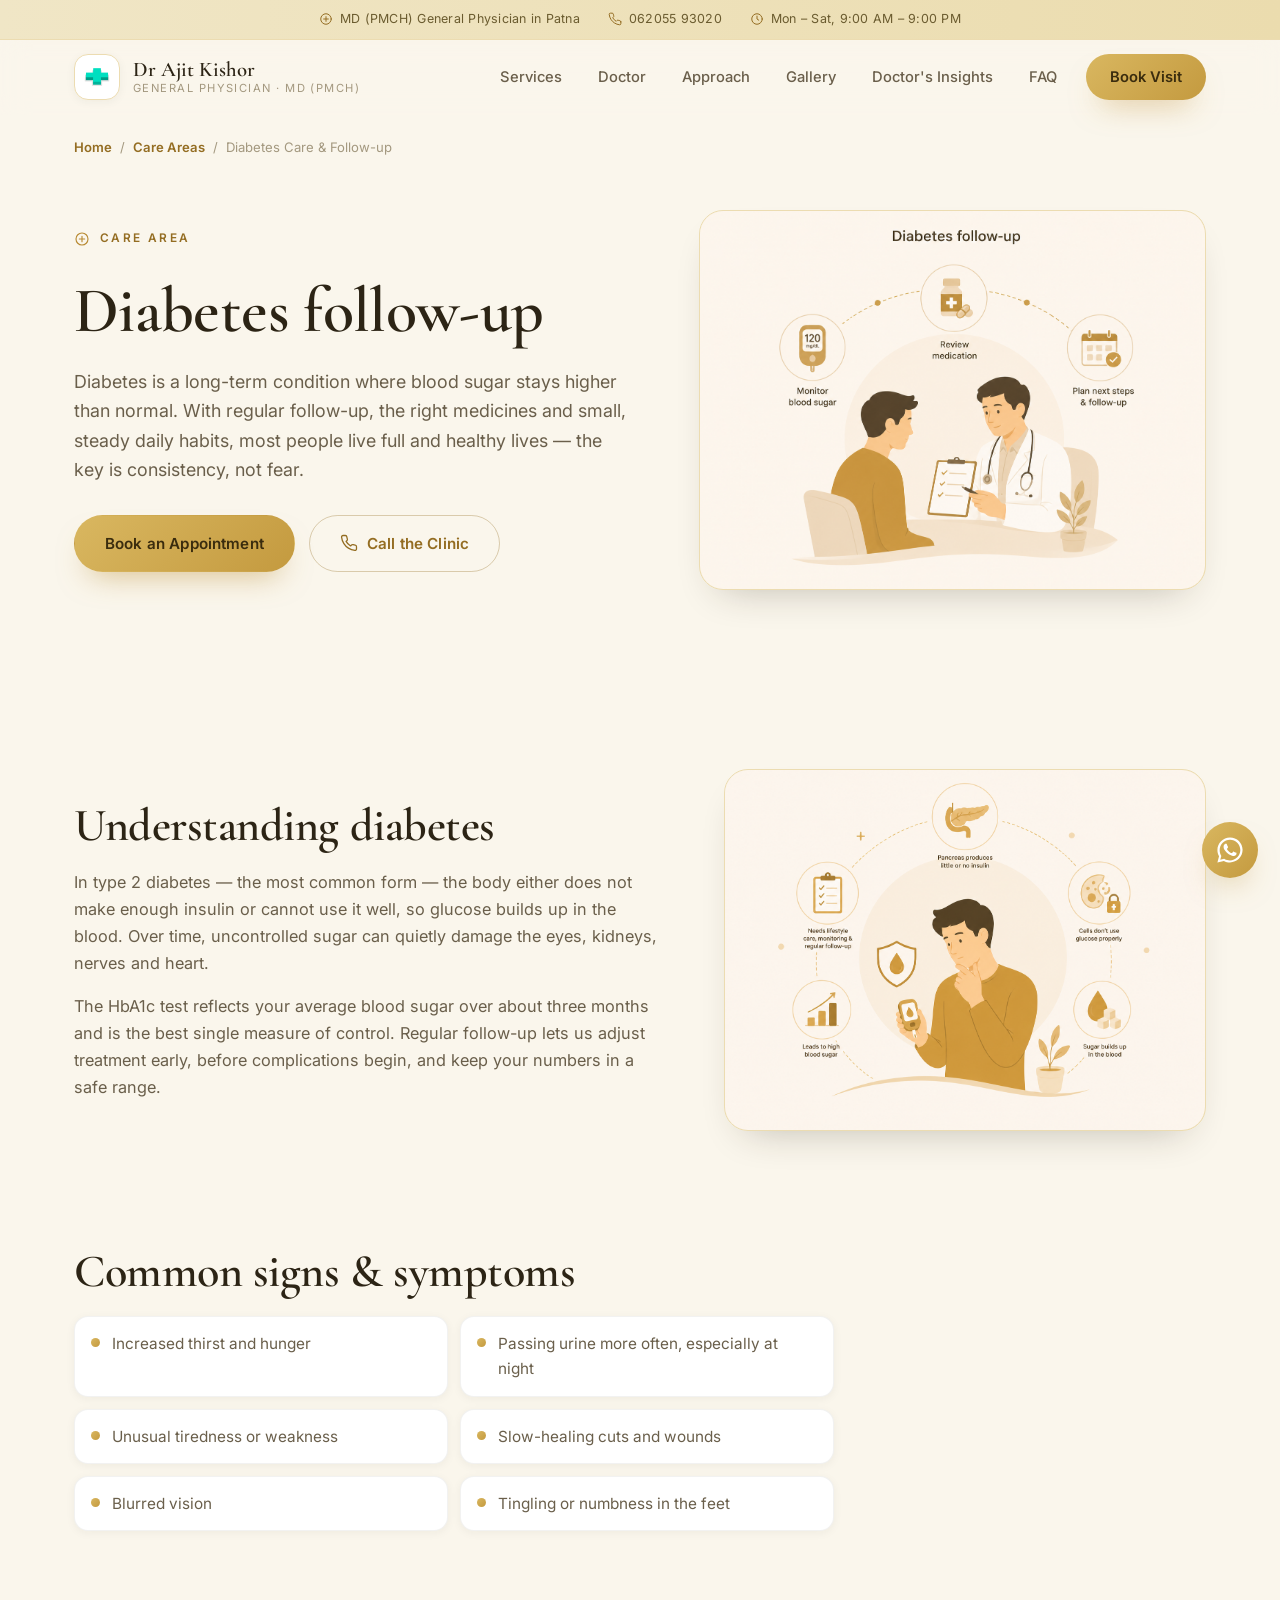
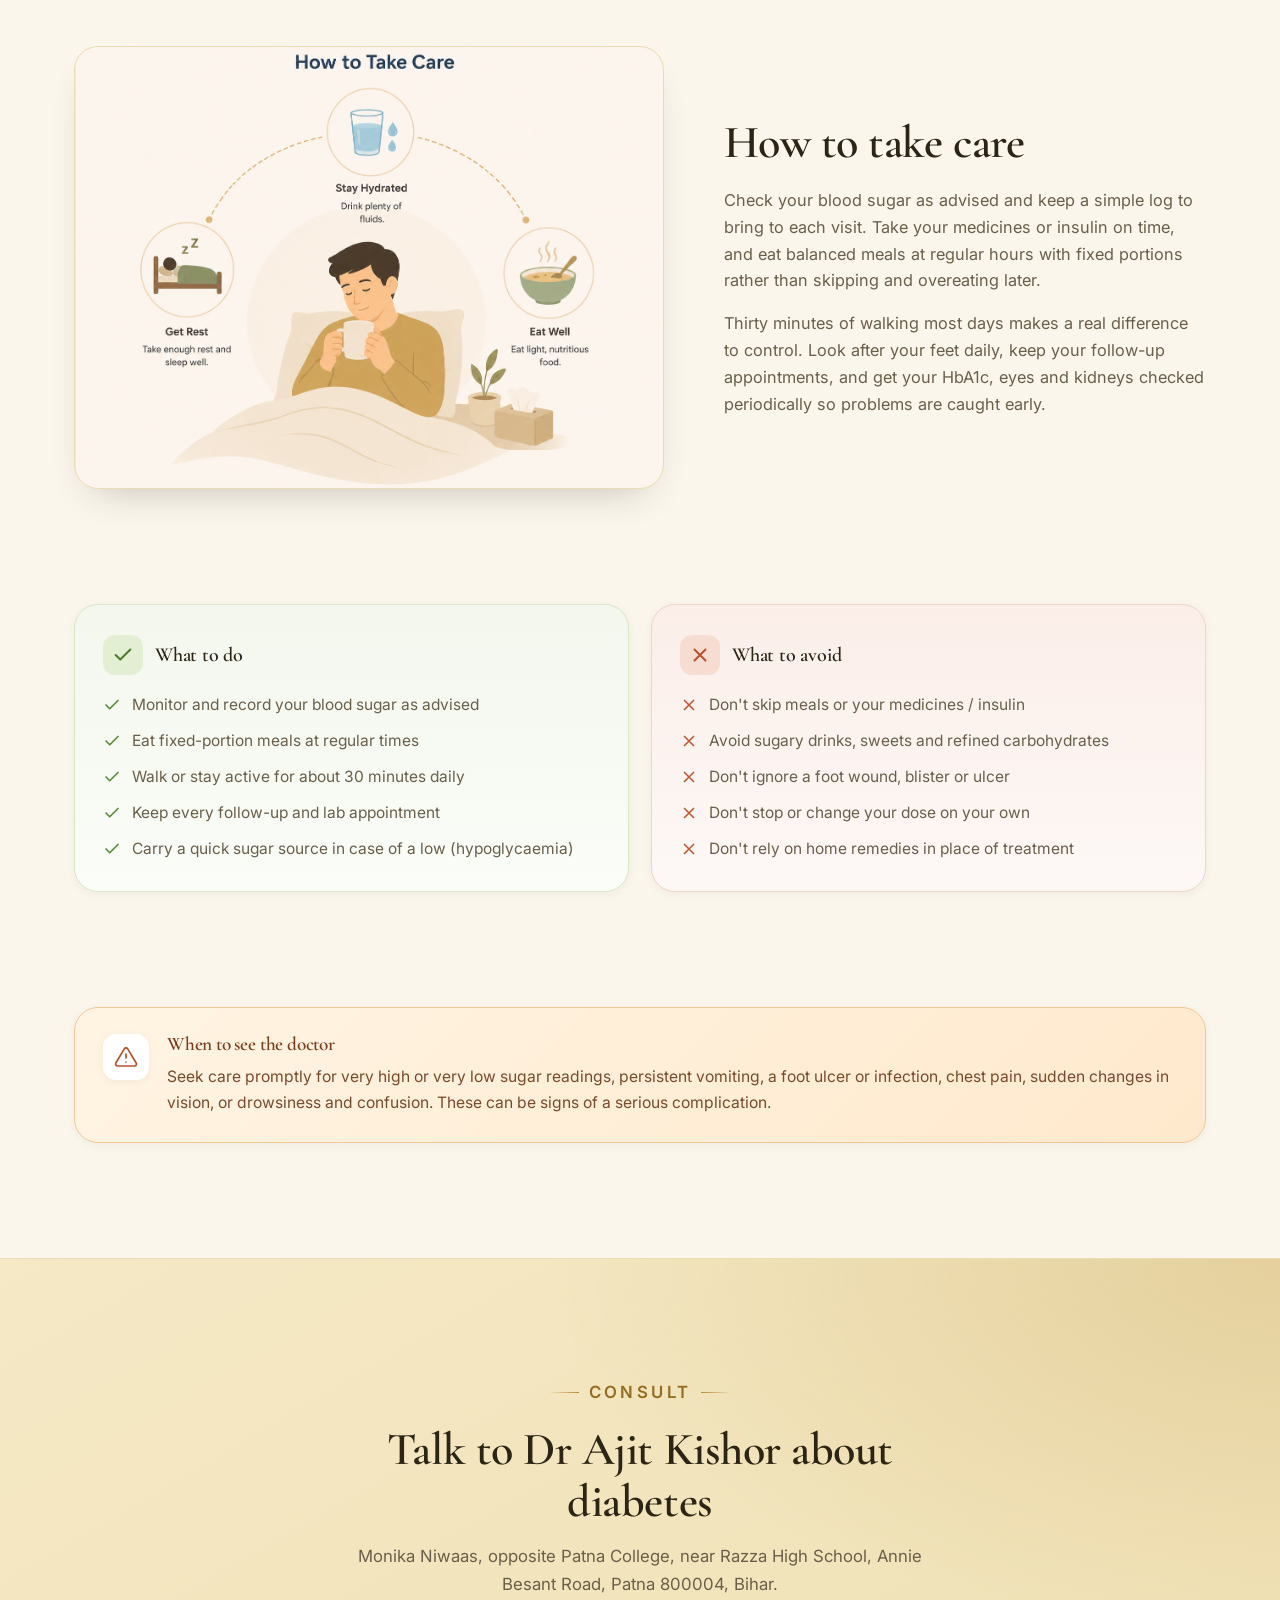
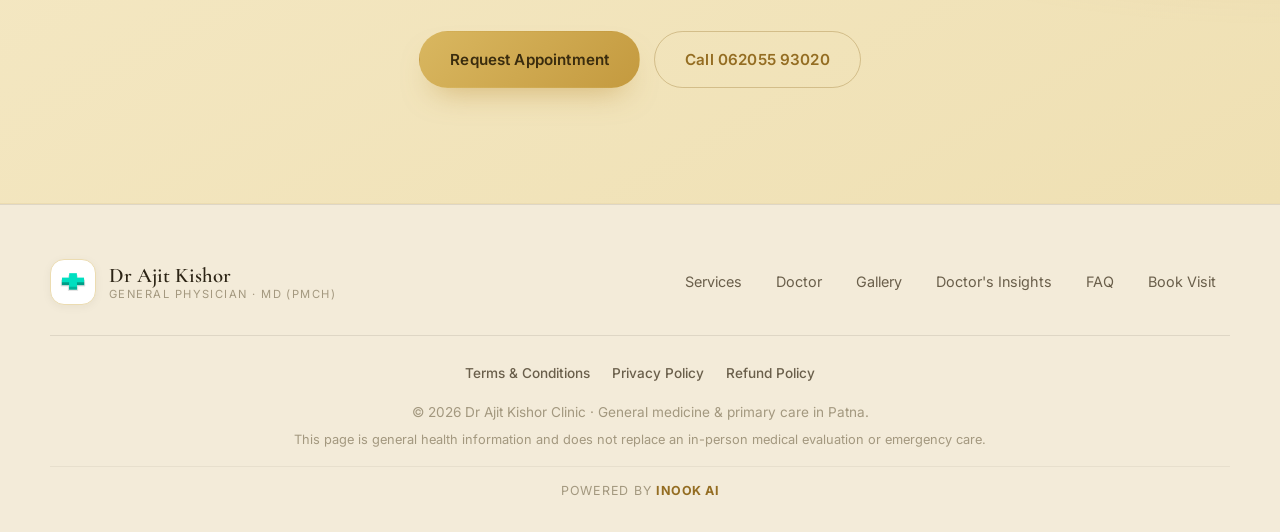
<file: care-diabetes.html>
<!DOCTYPE html>
<html lang="en">
  <head>
    <meta charset="UTF-8" />
    <meta name="viewport" content="width=device-width, initial-scale=1.0" />
    <title>Diabetes Care & Follow-up | Dr Ajit Kishor, General Physician in Patna</title>
    <meta name="description" content="Diabetes care in Patna — what diabetes is, blood sugar control, diet, do's and don'ts, HbA1c follow-up and warning signs from Dr Ajit Kishor, MD (PMCH)." />
    <meta name="robots" content="index, follow, max-image-preview:large" />
    <meta name="author" content="Dr Ajit Kishor" />
    <meta name="theme-color" content="#f6f4ef" />
    <link rel="canonical" href="https://www.drajitkishor.com/care-diabetes.html" />
    <meta property="og:type" content="article" />
    <meta property="og:site_name" content="Dr Ajit Kishor Clinic" />
    <meta property="og:title" content="Diabetes Care & Follow-up | Dr Ajit Kishor, Patna" />
    <meta property="og:description" content="Diabetes care in Patna — what diabetes is, blood sugar control, diet, do's and don'ts, HbA1c follow-up and warning signs from Dr Ajit Kishor, MD (PMCH)." />
    <meta property="og:url" content="https://www.drajitkishor.com/care-diabetes.html" />
    <meta property="og:locale" content="en_IN" />
    <link rel="icon" type="image/png" href="assets/clinic-logo.png" />
    <link rel="preconnect" href="https://fonts.googleapis.com" />
    <link rel="preconnect" href="https://fonts.gstatic.com" crossorigin />
    <link href="https://fonts.googleapis.com/css2?family=Cormorant+Garamond:wght@500;600;700&family=Inter:wght@400;500;600;700&display=swap" rel="stylesheet" />
    <link rel="stylesheet" href="styles.css" />
    <script type="application/ld+json">
      {"@context":"https://schema.org","@type":"FAQPage","mainEntity":[{"@type":"Question","name":"What does Dr Ajit Kishor help with for diabetes?","acceptedAnswer":{"@type":"Answer","text":"Diabetes is a long-term condition where blood sugar stays higher than normal. With regular follow-up, the right medicines and small, steady daily habits, most people live full and healthy lives — the key is consistency, not fear."}},{"@type":"Question","name":"When should I see a doctor for diabetes?","acceptedAnswer":{"@type":"Answer","text":"Seek care promptly for very high or very low sugar readings, persistent vomiting, a foot ulcer or infection, chest pain, sudden changes in vision, or drowsiness and confusion. These can be signs of a serious complication."}}]}
    </script>
  </head>
  <body>
    <a class="skip-link" href="#main">Skip to content</a>
    <div class="top-strip" aria-label="Clinic quick information">
      <span class="strip-item"><svg class="ico" viewBox="0 0 24 24" aria-hidden="true"><circle cx="12" cy="12" r="9"/><path d="M12 8v8M8 12h8"/></svg> MD (PMCH) General Physician in Patna</span>
      <a class="strip-item" href="tel:+916205593020"><svg class="ico" viewBox="0 0 24 24" aria-hidden="true"><path d="M22 16.92v3a2 2 0 0 1-2.18 2 19.8 19.8 0 0 1-8.63-3.07 19.5 19.5 0 0 1-6-6A19.8 19.8 0 0 1 2.09 4.18 2 2 0 0 1 4.11 2h3a2 2 0 0 1 2 1.72c.13.96.36 1.9.7 2.81a2 2 0 0 1-.45 2.11L8.09 9.91a16 16 0 0 0 6 6l1.27-1.27a2 2 0 0 1 2.11-.45c.91.34 1.85.57 2.81.7A2 2 0 0 1 22 16.92z"/></svg> 062055 93020</a>
      <span class="strip-item"><svg class="ico" viewBox="0 0 24 24" aria-hidden="true"><circle cx="12" cy="12" r="9"/><path d="M12 7v5l3 2"/></svg> Mon – Sat, 9:00 AM – 9:00 PM</span>
    </div>
    <header class="site-header">
      <div class="header-inner">
        <a class="brand" href="index.html" aria-label="Dr Ajit Kishor Clinic home">
          <span class="brand-mark" aria-hidden="true"><img src="assets/clinic-logo.png" alt="" /></span>
          <span class="brand-copy"><strong>Dr Ajit Kishor</strong><small>General Physician · MD (PMCH)</small></span>
        </a>
        <button class="nav-toggle" type="button" aria-label="Open navigation" aria-expanded="false" aria-controls="primaryNavigation">
          <span></span><span></span><span></span>
        </button>
        <nav class="main-nav" id="primaryNavigation" aria-label="Primary navigation">
          <a href="index.html#services">Services</a>
          <a href="index.html#doctor">Doctor</a>
          <a href="index.html#approach">Approach</a>
          <a href="index.html#gallery">Gallery</a>
          <a href="insights.html">Doctor's Insights</a>
          <a href="index.html#faq">FAQ</a>
          <a class="header-cta" href="index.html#appointment">Book Visit</a>
        </nav>
      </div>
    </header>

    <nav class="breadcrumb" aria-label="Breadcrumb">
      <a href="index.html">Home</a> <span>/</span>
      <a href="index.html#services">Care Areas</a> <span>/</span>
      <span>Diabetes Care & Follow-up</span>
    </nav>

    <main id="main">
      <section class="condition-hero">
        <div class="condition-hero-grid">
          <div class="reveal">
            <p class="eyebrow"><svg class="ico" viewBox="0 0 24 24" aria-hidden="true"><circle cx="12" cy="12" r="9"/><path d="M12 8v8M8 12h8"/></svg> Care Area</p>
            <h1>Diabetes follow-up</h1>
            <p class="condition-lead">Diabetes is a long-term condition where blood sugar stays higher than normal. With regular follow-up, the right medicines and small, steady daily habits, most people live full and healthy lives — the key is consistency, not fear.</p>
            <div class="condition-hero-actions">
              <a class="btn primary" href="index.html#appointment">Book an Appointment</a>
              <a class="btn ghost" href="tel:+916205593020"><svg class="ico" viewBox="0 0 24 24" aria-hidden="true"><path d="M22 16.92v3a2 2 0 0 1-2.18 2 19.8 19.8 0 0 1-8.63-3.07 19.5 19.5 0 0 1-6-6A19.8 19.8 0 0 1 2.09 4.18 2 2 0 0 1 4.11 2h3a2 2 0 0 1 2 1.72c.13.96.36 1.9.7 2.81a2 2 0 0 1-.45 2.11L8.09 9.91a16 16 0 0 0 6 6l1.27-1.27a2 2 0 0 1 2.11-.45c.91.34 1.85.57 2.81.7A2 2 0 0 1 22 16.92z"/></svg> Call the Clinic</a>
            </div>
          </div>
          <div class="reveal">
            <figure class="ph-figure ">
            <img src="assets/care-diabetes-hero.png" alt="Diabetes Care & Follow-up — Dr Ajit Kishor Clinic, Patna" loading="lazy" onerror="this.closest('.ph-figure').classList.add('is-empty')" />
            <span class="ph-icon"><svg class="ico" viewBox="0 0 24 24" aria-hidden="true"><rect x="3" y="3" width="18" height="18" rx="2"/><circle cx="8.5" cy="8.5" r="1.5"/><path d="m21 15-5-5L5 21"/></svg><span>Image coming soon</span></span>
          </figure>
          </div>
        </div>
      </section>

      <section class="section care-section">
        <div class="care-split reveal">
          <div class="care-prose">
            <h2>Understanding diabetes</h2>
            <p>In type 2 diabetes — the most common form — the body either does not make enough insulin or cannot use it well, so glucose builds up in the blood. Over time, uncontrolled sugar can quietly damage the eyes, kidneys, nerves and heart.</p>
            <p>The HbA1c test reflects your average blood sugar over about three months and is the best single measure of control. Regular follow-up lets us adjust treatment early, before complications begin, and keep your numbers in a safe range.</p>
          </div>
          <div><figure class="ph-figure ">
            <img src="assets/care-diabetes-1.png" alt="Diabetes Care & Follow-up information illustration" loading="lazy" onerror="this.closest('.ph-figure').classList.add('is-empty')" />
            <span class="ph-icon"><svg class="ico" viewBox="0 0 24 24" aria-hidden="true"><rect x="3" y="3" width="18" height="18" rx="2"/><circle cx="8.5" cy="8.5" r="1.5"/><path d="m21 15-5-5L5 21"/></svg><span>Image coming soon</span></span>
          </figure></div>
        </div>
      </section>

      <section class="section care-section" style="padding-top:0;">
        <div class="reveal">
          <h2>Common signs &amp; symptoms</h2>
          <ul class="symptom-list">
          <li><span class="dot" aria-hidden="true"></span>Increased thirst and hunger</li>
          <li><span class="dot" aria-hidden="true"></span>Passing urine more often, especially at night</li>
          <li><span class="dot" aria-hidden="true"></span>Unusual tiredness or weakness</li>
          <li><span class="dot" aria-hidden="true"></span>Slow-healing cuts and wounds</li>
          <li><span class="dot" aria-hidden="true"></span>Blurred vision</li>
          <li><span class="dot" aria-hidden="true"></span>Tingling or numbness in the feet</li>
          </ul>
        </div>
      </section>

      <section class="section care-section" style="padding-top:0;">
        <div class="care-split reverse reveal">
          <div class="care-prose">
            <h2>How to take care</h2>
            <p>Check your blood sugar as advised and keep a simple log to bring to each visit. Take your medicines or insulin on time, and eat balanced meals at regular hours with fixed portions rather than skipping and overeating later.</p>
            <p>Thirty minutes of walking most days makes a real difference to control. Look after your feet daily, keep your follow-up appointments, and get your HbA1c, eyes and kidneys checked periodically so problems are caught early.</p>
          </div>
          <div><figure class="ph-figure ">
            <img src="assets/care-diabetes-2.png" alt="Diabetes Care & Follow-up care illustration" loading="lazy" onerror="this.closest('.ph-figure').classList.add('is-empty')" />
            <span class="ph-icon"><svg class="ico" viewBox="0 0 24 24" aria-hidden="true"><rect x="3" y="3" width="18" height="18" rx="2"/><circle cx="8.5" cy="8.5" r="1.5"/><path d="m21 15-5-5L5 21"/></svg><span>Image coming soon</span></span>
          </figure></div>
        </div>
      </section>

      <section class="section care-section" style="padding-top:0;">
        <div class="dos-donts reveal">
          <div class="dd-card do">
            <div class="dd-head"><span class="dd-badge"><svg class="ico" viewBox="0 0 24 24" aria-hidden="true"><path d="M20 6 9 17l-5-5"/></svg></span><h3>What to do</h3></div>
            <ul class="dd-list">
            <li><svg class="ico" viewBox="0 0 24 24" aria-hidden="true"><path d="M20 6 9 17l-5-5"/></svg><span>Monitor and record your blood sugar as advised</span></li>
            <li><svg class="ico" viewBox="0 0 24 24" aria-hidden="true"><path d="M20 6 9 17l-5-5"/></svg><span>Eat fixed-portion meals at regular times</span></li>
            <li><svg class="ico" viewBox="0 0 24 24" aria-hidden="true"><path d="M20 6 9 17l-5-5"/></svg><span>Walk or stay active for about 30 minutes daily</span></li>
            <li><svg class="ico" viewBox="0 0 24 24" aria-hidden="true"><path d="M20 6 9 17l-5-5"/></svg><span>Keep every follow-up and lab appointment</span></li>
            <li><svg class="ico" viewBox="0 0 24 24" aria-hidden="true"><path d="M20 6 9 17l-5-5"/></svg><span>Carry a quick sugar source in case of a low (hypoglycaemia)</span></li>
            </ul>
          </div>
          <div class="dd-card dont">
            <div class="dd-head"><span class="dd-badge"><svg class="ico" viewBox="0 0 24 24" aria-hidden="true"><path d="M18 6 6 18M6 6l12 12"/></svg></span><h3>What to avoid</h3></div>
            <ul class="dd-list">
            <li><svg class="ico" viewBox="0 0 24 24" aria-hidden="true"><path d="M18 6 6 18M6 6l12 12"/></svg><span>Don't skip meals or your medicines / insulin</span></li>
            <li><svg class="ico" viewBox="0 0 24 24" aria-hidden="true"><path d="M18 6 6 18M6 6l12 12"/></svg><span>Avoid sugary drinks, sweets and refined carbohydrates</span></li>
            <li><svg class="ico" viewBox="0 0 24 24" aria-hidden="true"><path d="M18 6 6 18M6 6l12 12"/></svg><span>Don't ignore a foot wound, blister or ulcer</span></li>
            <li><svg class="ico" viewBox="0 0 24 24" aria-hidden="true"><path d="M18 6 6 18M6 6l12 12"/></svg><span>Don't stop or change your dose on your own</span></li>
            <li><svg class="ico" viewBox="0 0 24 24" aria-hidden="true"><path d="M18 6 6 18M6 6l12 12"/></svg><span>Don't rely on home remedies in place of treatment</span></li>
            </ul>
          </div>
        </div>
      </section>

      <section class="section care-section" style="padding-top:0;">
        <div class="care-callout reveal">
          <span class="callout-icon"><svg class="ico" viewBox="0 0 24 24" aria-hidden="true"><path d="M10.29 3.86 1.82 18a2 2 0 0 0 1.71 3h16.94a2 2 0 0 0 1.71-3L13.71 3.86a2 2 0 0 0-3.42 0z"/><path d="M12 9v4M12 17h.01"/></svg></span>
          <div>
            <h3>When to see the doctor</h3>
            <p>Seek care promptly for very high or very low sugar readings, persistent vomiting, a foot ulcer or infection, chest pain, sudden changes in vision, or drowsiness and confusion. These can be signs of a serious complication.</p>
          </div>
        </div>
      </section>

      <section class="contact-section">
        <div class="contact-inner reveal">
          <p class="eyebrow center light"><span class="eyebrow-line"></span> Consult <span class="eyebrow-line"></span></p>
          <h2>Talk to Dr Ajit Kishor about diabetes</h2>
          <p>Monika Niwaas, opposite Patna College, near Razza High School, Annie Besant Road, Patna 800004, Bihar.</p>
          <div class="contact-actions">
            <a class="btn primary" href="index.html#appointment">Request Appointment</a>
            <a class="btn ghost" href="tel:+916205593020">Call 062055 93020</a>
          </div>
        </div>
      </section>
    </main>

    <footer class="site-footer">
      <div class="footer-inner">
        <a class="brand footer-brand" href="index.html" aria-label="Dr Ajit Kishor Clinic home">
          <span class="brand-mark" aria-hidden="true"><img src="assets/clinic-logo.png" alt="" /></span>
          <span class="brand-copy"><strong>Dr Ajit Kishor</strong><small>General Physician · MD (PMCH)</small></span>
        </a>
        <nav class="footer-nav" aria-label="Footer navigation">
          <a href="index.html#services">Services</a>
          <a href="index.html#doctor">Doctor</a>
          <a href="index.html#gallery">Gallery</a>
          <a href="insights.html">Doctor's Insights</a>
          <a href="index.html#faq">FAQ</a>
          <a href="index.html#appointment">Book Visit</a>
        </nav>
      </div>
      <div class="footer-base">
        <nav class="footer-legal" aria-label="Legal">
          <a href="terms.html">Terms &amp; Conditions</a>
          <a href="privacy.html">Privacy Policy</a>
          <a href="refund.html">Refund Policy</a>
        </nav>
        <p>&copy; 2026 Dr Ajit Kishor Clinic · General medicine &amp; primary care in Patna.</p>
        <p class="disclaimer">This page is general health information and does not replace an in-person medical evaluation or emergency care.</p>
        <p class="footer-wordmark">Powered by <a href="https://www.inook.in/#home" target="_blank" rel="noopener"><strong>Inook AI</strong></a></p>
      </div>
    </footer>
    <a class="whatsapp-fab" href="https://wa.me/916205593020?text=Hello%20Dr%20Ajit%20Kishor%20Clinic%2C%20I%20want%20to%20book%20a%20consultation." aria-label="Chat on WhatsApp">
      <svg viewBox="0 0 32 32" width="26" height="26" aria-hidden="true" fill="currentColor"><path d="M16 .5C7.4.5.5 7.4.5 16c0 2.8.7 5.4 2 7.7L.5 31.5l8-2.1c2.2 1.2 4.8 1.9 7.5 1.9 8.6 0 15.5-6.9 15.5-15.5S24.6.5 16 .5zm0 28.3c-2.4 0-4.7-.6-6.7-1.8l-.5-.3-4.8 1.3 1.3-4.6-.3-.5C3.9 20.8 3.3 18.4 3.3 16 3.3 9 9 3.3 16 3.3S28.7 9 28.7 16 23 28.8 16 28.8zm7.4-9.5c-.4-.2-2.4-1.2-2.7-1.3-.4-.1-.6-.2-.9.2-.3.4-1 1.3-1.2 1.5-.2.2-.4.3-.8.1-.4-.2-1.7-.6-3.2-2-1.2-1-2-2.4-2.2-2.8-.2-.4 0-.6.2-.8.2-.2.4-.4.5-.7.2-.2.2-.4.4-.7.1-.3.1-.5 0-.7-.1-.2-.9-2.2-1.3-3-.3-.8-.7-.7-.9-.7h-.8c-.3 0-.7.1-1 .5-.4.4-1.4 1.3-1.4 3.3s1.4 3.8 1.6 4.1c.2.3 2.8 4.3 6.8 6 .9.4 1.7.6 2.2.8.9.3 1.8.2 2.4.2.7-.1 2.4-1 2.7-1.9.3-.9.3-1.7.2-1.9-.1-.2-.3-.3-.7-.5z"/></svg>
    </a>
    <script src="script.js"></script>
  </body>
</html>
</file>
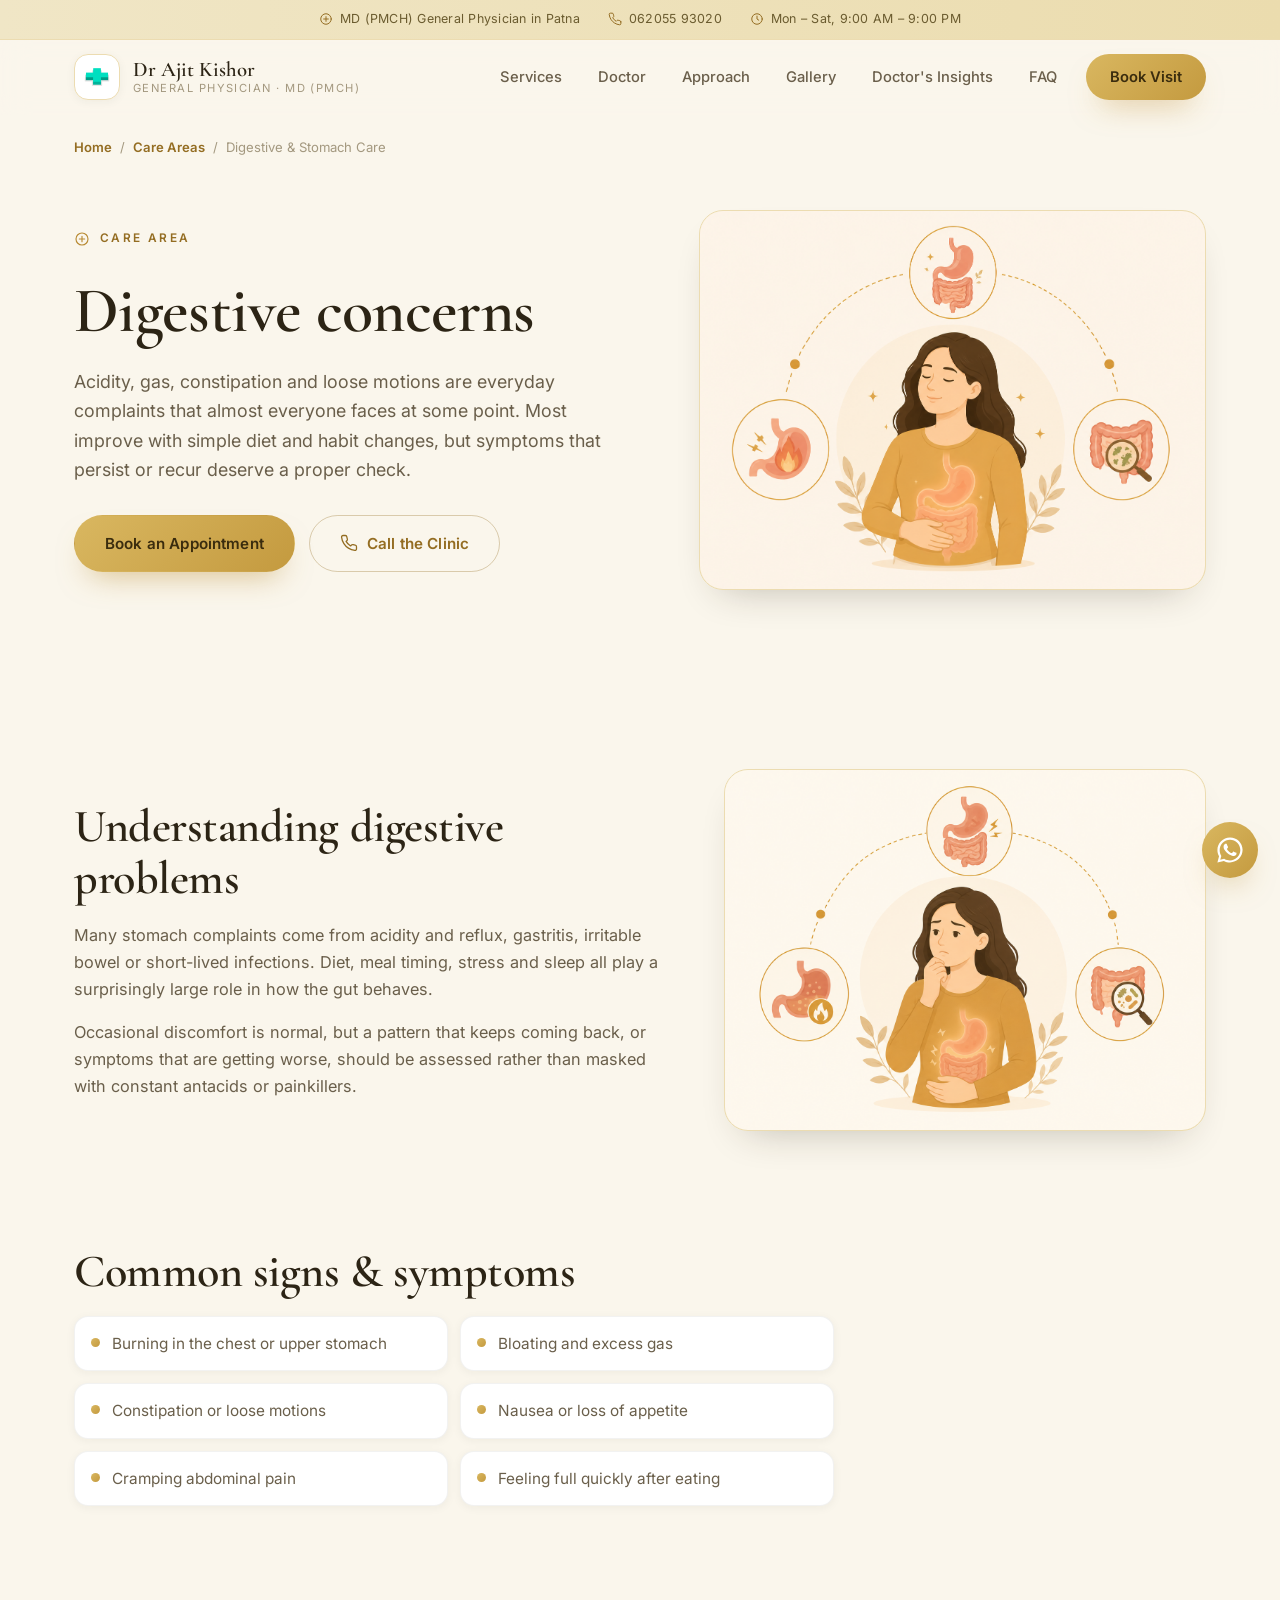
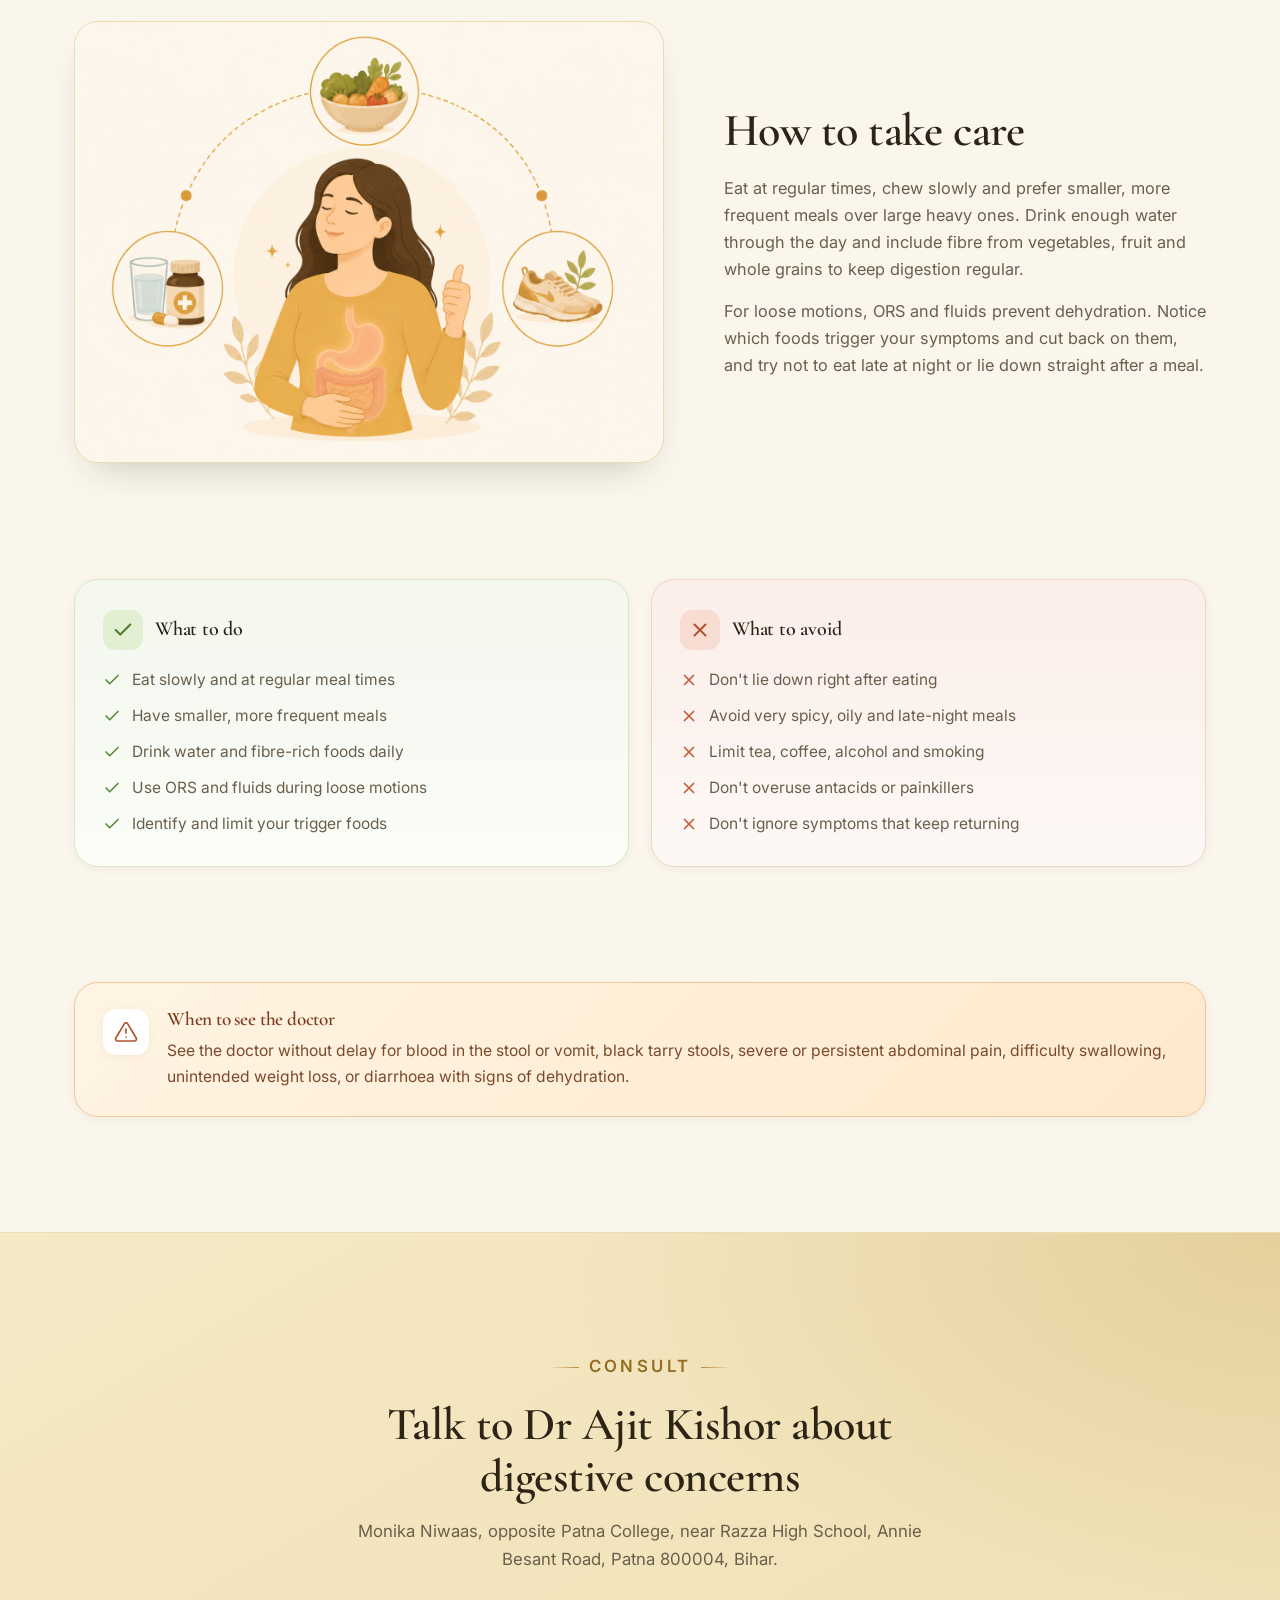
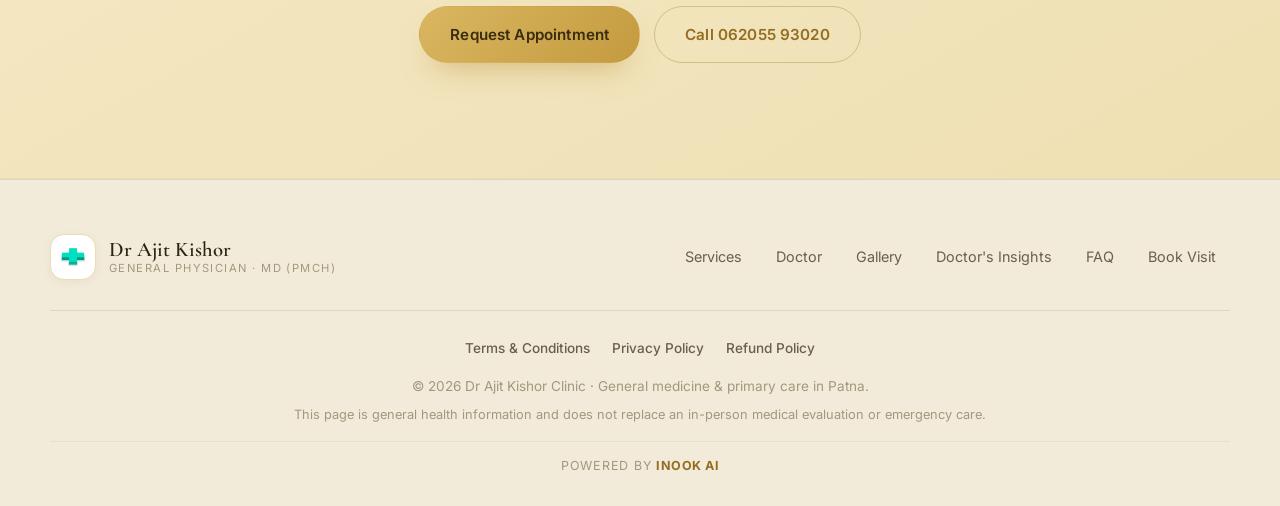
<file: care-digestive.html>
<!DOCTYPE html>
<html lang="en">
  <head>
    <meta charset="UTF-8" />
    <meta name="viewport" content="width=device-width, initial-scale=1.0" />
    <title>Digestive & Stomach Care | Dr Ajit Kishor, General Physician in Patna</title>
    <meta name="description" content="Digestive care in Patna — acidity, gas, constipation and loose motions explained, with diet do's and don'ts and warning signs that need a doctor." />
    <meta name="robots" content="index, follow, max-image-preview:large" />
    <meta name="author" content="Dr Ajit Kishor" />
    <meta name="theme-color" content="#f6f4ef" />
    <link rel="canonical" href="https://www.drajitkishor.com/care-digestive.html" />
    <meta property="og:type" content="article" />
    <meta property="og:site_name" content="Dr Ajit Kishor Clinic" />
    <meta property="og:title" content="Digestive & Stomach Care | Dr Ajit Kishor, Patna" />
    <meta property="og:description" content="Digestive care in Patna — acidity, gas, constipation and loose motions explained, with diet do's and don'ts and warning signs that need a doctor." />
    <meta property="og:url" content="https://www.drajitkishor.com/care-digestive.html" />
    <meta property="og:locale" content="en_IN" />
    <link rel="icon" type="image/png" href="assets/clinic-logo.png" />
    <link rel="preconnect" href="https://fonts.googleapis.com" />
    <link rel="preconnect" href="https://fonts.gstatic.com" crossorigin />
    <link href="https://fonts.googleapis.com/css2?family=Cormorant+Garamond:wght@500;600;700&family=Inter:wght@400;500;600;700&display=swap" rel="stylesheet" />
    <link rel="stylesheet" href="styles.css" />
    <script type="application/ld+json">
      {"@context":"https://schema.org","@type":"FAQPage","mainEntity":[{"@type":"Question","name":"What does Dr Ajit Kishor help with for digestive concerns?","acceptedAnswer":{"@type":"Answer","text":"Acidity, gas, constipation and loose motions are everyday complaints that almost everyone faces at some point. Most improve with simple diet and habit changes, but symptoms that persist or recur deserve a proper check."}},{"@type":"Question","name":"When should I see a doctor for digestive concerns?","acceptedAnswer":{"@type":"Answer","text":"See the doctor without delay for blood in the stool or vomit, black tarry stools, severe or persistent abdominal pain, difficulty swallowing, unintended weight loss, or diarrhoea with signs of dehydration."}}]}
    </script>
  </head>
  <body>
    <a class="skip-link" href="#main">Skip to content</a>
    <div class="top-strip" aria-label="Clinic quick information">
      <span class="strip-item"><svg class="ico" viewBox="0 0 24 24" aria-hidden="true"><circle cx="12" cy="12" r="9"/><path d="M12 8v8M8 12h8"/></svg> MD (PMCH) General Physician in Patna</span>
      <a class="strip-item" href="tel:+916205593020"><svg class="ico" viewBox="0 0 24 24" aria-hidden="true"><path d="M22 16.92v3a2 2 0 0 1-2.18 2 19.8 19.8 0 0 1-8.63-3.07 19.5 19.5 0 0 1-6-6A19.8 19.8 0 0 1 2.09 4.18 2 2 0 0 1 4.11 2h3a2 2 0 0 1 2 1.72c.13.96.36 1.9.7 2.81a2 2 0 0 1-.45 2.11L8.09 9.91a16 16 0 0 0 6 6l1.27-1.27a2 2 0 0 1 2.11-.45c.91.34 1.85.57 2.81.7A2 2 0 0 1 22 16.92z"/></svg> 062055 93020</a>
      <span class="strip-item"><svg class="ico" viewBox="0 0 24 24" aria-hidden="true"><circle cx="12" cy="12" r="9"/><path d="M12 7v5l3 2"/></svg> Mon – Sat, 9:00 AM – 9:00 PM</span>
    </div>
    <header class="site-header">
      <div class="header-inner">
        <a class="brand" href="index.html" aria-label="Dr Ajit Kishor Clinic home">
          <span class="brand-mark" aria-hidden="true"><img src="assets/clinic-logo.png" alt="" /></span>
          <span class="brand-copy"><strong>Dr Ajit Kishor</strong><small>General Physician · MD (PMCH)</small></span>
        </a>
        <button class="nav-toggle" type="button" aria-label="Open navigation" aria-expanded="false" aria-controls="primaryNavigation">
          <span></span><span></span><span></span>
        </button>
        <nav class="main-nav" id="primaryNavigation" aria-label="Primary navigation">
          <a href="index.html#services">Services</a>
          <a href="index.html#doctor">Doctor</a>
          <a href="index.html#approach">Approach</a>
          <a href="index.html#gallery">Gallery</a>
          <a href="insights.html">Doctor's Insights</a>
          <a href="index.html#faq">FAQ</a>
          <a class="header-cta" href="index.html#appointment">Book Visit</a>
        </nav>
      </div>
    </header>

    <nav class="breadcrumb" aria-label="Breadcrumb">
      <a href="index.html">Home</a> <span>/</span>
      <a href="index.html#services">Care Areas</a> <span>/</span>
      <span>Digestive & Stomach Care</span>
    </nav>

    <main id="main">
      <section class="condition-hero">
        <div class="condition-hero-grid">
          <div class="reveal">
            <p class="eyebrow"><svg class="ico" viewBox="0 0 24 24" aria-hidden="true"><circle cx="12" cy="12" r="9"/><path d="M12 8v8M8 12h8"/></svg> Care Area</p>
            <h1>Digestive concerns</h1>
            <p class="condition-lead">Acidity, gas, constipation and loose motions are everyday complaints that almost everyone faces at some point. Most improve with simple diet and habit changes, but symptoms that persist or recur deserve a proper check.</p>
            <div class="condition-hero-actions">
              <a class="btn primary" href="index.html#appointment">Book an Appointment</a>
              <a class="btn ghost" href="tel:+916205593020"><svg class="ico" viewBox="0 0 24 24" aria-hidden="true"><path d="M22 16.92v3a2 2 0 0 1-2.18 2 19.8 19.8 0 0 1-8.63-3.07 19.5 19.5 0 0 1-6-6A19.8 19.8 0 0 1 2.09 4.18 2 2 0 0 1 4.11 2h3a2 2 0 0 1 2 1.72c.13.96.36 1.9.7 2.81a2 2 0 0 1-.45 2.11L8.09 9.91a16 16 0 0 0 6 6l1.27-1.27a2 2 0 0 1 2.11-.45c.91.34 1.85.57 2.81.7A2 2 0 0 1 22 16.92z"/></svg> Call the Clinic</a>
            </div>
          </div>
          <div class="reveal">
            <figure class="ph-figure ">
            <img src="assets/care-digestive-hero.png" alt="Digestive & Stomach Care — Dr Ajit Kishor Clinic, Patna" loading="lazy" onerror="this.closest('.ph-figure').classList.add('is-empty')" />
            <span class="ph-icon"><svg class="ico" viewBox="0 0 24 24" aria-hidden="true"><rect x="3" y="3" width="18" height="18" rx="2"/><circle cx="8.5" cy="8.5" r="1.5"/><path d="m21 15-5-5L5 21"/></svg><span>Image coming soon</span></span>
          </figure>
          </div>
        </div>
      </section>

      <section class="section care-section">
        <div class="care-split reveal">
          <div class="care-prose">
            <h2>Understanding digestive problems</h2>
            <p>Many stomach complaints come from acidity and reflux, gastritis, irritable bowel or short-lived infections. Diet, meal timing, stress and sleep all play a surprisingly large role in how the gut behaves.</p>
            <p>Occasional discomfort is normal, but a pattern that keeps coming back, or symptoms that are getting worse, should be assessed rather than masked with constant antacids or painkillers.</p>
          </div>
          <div><figure class="ph-figure ">
            <img src="assets/care-digestive-1.png" alt="Digestive & Stomach Care information illustration" loading="lazy" onerror="this.closest('.ph-figure').classList.add('is-empty')" />
            <span class="ph-icon"><svg class="ico" viewBox="0 0 24 24" aria-hidden="true"><rect x="3" y="3" width="18" height="18" rx="2"/><circle cx="8.5" cy="8.5" r="1.5"/><path d="m21 15-5-5L5 21"/></svg><span>Image coming soon</span></span>
          </figure></div>
        </div>
      </section>

      <section class="section care-section" style="padding-top:0;">
        <div class="reveal">
          <h2>Common signs &amp; symptoms</h2>
          <ul class="symptom-list">
          <li><span class="dot" aria-hidden="true"></span>Burning in the chest or upper stomach</li>
          <li><span class="dot" aria-hidden="true"></span>Bloating and excess gas</li>
          <li><span class="dot" aria-hidden="true"></span>Constipation or loose motions</li>
          <li><span class="dot" aria-hidden="true"></span>Nausea or loss of appetite</li>
          <li><span class="dot" aria-hidden="true"></span>Cramping abdominal pain</li>
          <li><span class="dot" aria-hidden="true"></span>Feeling full quickly after eating</li>
          </ul>
        </div>
      </section>

      <section class="section care-section" style="padding-top:0;">
        <div class="care-split reverse reveal">
          <div class="care-prose">
            <h2>How to take care</h2>
            <p>Eat at regular times, chew slowly and prefer smaller, more frequent meals over large heavy ones. Drink enough water through the day and include fibre from vegetables, fruit and whole grains to keep digestion regular.</p>
            <p>For loose motions, ORS and fluids prevent dehydration. Notice which foods trigger your symptoms and cut back on them, and try not to eat late at night or lie down straight after a meal.</p>
          </div>
          <div><figure class="ph-figure ">
            <img src="assets/care-digestive-2.png" alt="Digestive & Stomach Care care illustration" loading="lazy" onerror="this.closest('.ph-figure').classList.add('is-empty')" />
            <span class="ph-icon"><svg class="ico" viewBox="0 0 24 24" aria-hidden="true"><rect x="3" y="3" width="18" height="18" rx="2"/><circle cx="8.5" cy="8.5" r="1.5"/><path d="m21 15-5-5L5 21"/></svg><span>Image coming soon</span></span>
          </figure></div>
        </div>
      </section>

      <section class="section care-section" style="padding-top:0;">
        <div class="dos-donts reveal">
          <div class="dd-card do">
            <div class="dd-head"><span class="dd-badge"><svg class="ico" viewBox="0 0 24 24" aria-hidden="true"><path d="M20 6 9 17l-5-5"/></svg></span><h3>What to do</h3></div>
            <ul class="dd-list">
            <li><svg class="ico" viewBox="0 0 24 24" aria-hidden="true"><path d="M20 6 9 17l-5-5"/></svg><span>Eat slowly and at regular meal times</span></li>
            <li><svg class="ico" viewBox="0 0 24 24" aria-hidden="true"><path d="M20 6 9 17l-5-5"/></svg><span>Have smaller, more frequent meals</span></li>
            <li><svg class="ico" viewBox="0 0 24 24" aria-hidden="true"><path d="M20 6 9 17l-5-5"/></svg><span>Drink water and fibre-rich foods daily</span></li>
            <li><svg class="ico" viewBox="0 0 24 24" aria-hidden="true"><path d="M20 6 9 17l-5-5"/></svg><span>Use ORS and fluids during loose motions</span></li>
            <li><svg class="ico" viewBox="0 0 24 24" aria-hidden="true"><path d="M20 6 9 17l-5-5"/></svg><span>Identify and limit your trigger foods</span></li>
            </ul>
          </div>
          <div class="dd-card dont">
            <div class="dd-head"><span class="dd-badge"><svg class="ico" viewBox="0 0 24 24" aria-hidden="true"><path d="M18 6 6 18M6 6l12 12"/></svg></span><h3>What to avoid</h3></div>
            <ul class="dd-list">
            <li><svg class="ico" viewBox="0 0 24 24" aria-hidden="true"><path d="M18 6 6 18M6 6l12 12"/></svg><span>Don't lie down right after eating</span></li>
            <li><svg class="ico" viewBox="0 0 24 24" aria-hidden="true"><path d="M18 6 6 18M6 6l12 12"/></svg><span>Avoid very spicy, oily and late-night meals</span></li>
            <li><svg class="ico" viewBox="0 0 24 24" aria-hidden="true"><path d="M18 6 6 18M6 6l12 12"/></svg><span>Limit tea, coffee, alcohol and smoking</span></li>
            <li><svg class="ico" viewBox="0 0 24 24" aria-hidden="true"><path d="M18 6 6 18M6 6l12 12"/></svg><span>Don't overuse antacids or painkillers</span></li>
            <li><svg class="ico" viewBox="0 0 24 24" aria-hidden="true"><path d="M18 6 6 18M6 6l12 12"/></svg><span>Don't ignore symptoms that keep returning</span></li>
            </ul>
          </div>
        </div>
      </section>

      <section class="section care-section" style="padding-top:0;">
        <div class="care-callout reveal">
          <span class="callout-icon"><svg class="ico" viewBox="0 0 24 24" aria-hidden="true"><path d="M10.29 3.86 1.82 18a2 2 0 0 0 1.71 3h16.94a2 2 0 0 0 1.71-3L13.71 3.86a2 2 0 0 0-3.42 0z"/><path d="M12 9v4M12 17h.01"/></svg></span>
          <div>
            <h3>When to see the doctor</h3>
            <p>See the doctor without delay for blood in the stool or vomit, black tarry stools, severe or persistent abdominal pain, difficulty swallowing, unintended weight loss, or diarrhoea with signs of dehydration.</p>
          </div>
        </div>
      </section>

      <section class="contact-section">
        <div class="contact-inner reveal">
          <p class="eyebrow center light"><span class="eyebrow-line"></span> Consult <span class="eyebrow-line"></span></p>
          <h2>Talk to Dr Ajit Kishor about digestive concerns</h2>
          <p>Monika Niwaas, opposite Patna College, near Razza High School, Annie Besant Road, Patna 800004, Bihar.</p>
          <div class="contact-actions">
            <a class="btn primary" href="index.html#appointment">Request Appointment</a>
            <a class="btn ghost" href="tel:+916205593020">Call 062055 93020</a>
          </div>
        </div>
      </section>
    </main>

    <footer class="site-footer">
      <div class="footer-inner">
        <a class="brand footer-brand" href="index.html" aria-label="Dr Ajit Kishor Clinic home">
          <span class="brand-mark" aria-hidden="true"><img src="assets/clinic-logo.png" alt="" /></span>
          <span class="brand-copy"><strong>Dr Ajit Kishor</strong><small>General Physician · MD (PMCH)</small></span>
        </a>
        <nav class="footer-nav" aria-label="Footer navigation">
          <a href="index.html#services">Services</a>
          <a href="index.html#doctor">Doctor</a>
          <a href="index.html#gallery">Gallery</a>
          <a href="insights.html">Doctor's Insights</a>
          <a href="index.html#faq">FAQ</a>
          <a href="index.html#appointment">Book Visit</a>
        </nav>
      </div>
      <div class="footer-base">
        <nav class="footer-legal" aria-label="Legal">
          <a href="terms.html">Terms &amp; Conditions</a>
          <a href="privacy.html">Privacy Policy</a>
          <a href="refund.html">Refund Policy</a>
        </nav>
        <p>&copy; 2026 Dr Ajit Kishor Clinic · General medicine &amp; primary care in Patna.</p>
        <p class="disclaimer">This page is general health information and does not replace an in-person medical evaluation or emergency care.</p>
        <p class="footer-wordmark">Powered by <a href="https://www.inook.in/#home" target="_blank" rel="noopener"><strong>Inook AI</strong></a></p>
      </div>
    </footer>
    <a class="whatsapp-fab" href="https://wa.me/916205593020?text=Hello%20Dr%20Ajit%20Kishor%20Clinic%2C%20I%20want%20to%20book%20a%20consultation." aria-label="Chat on WhatsApp">
      <svg viewBox="0 0 32 32" width="26" height="26" aria-hidden="true" fill="currentColor"><path d="M16 .5C7.4.5.5 7.4.5 16c0 2.8.7 5.4 2 7.7L.5 31.5l8-2.1c2.2 1.2 4.8 1.9 7.5 1.9 8.6 0 15.5-6.9 15.5-15.5S24.6.5 16 .5zm0 28.3c-2.4 0-4.7-.6-6.7-1.8l-.5-.3-4.8 1.3 1.3-4.6-.3-.5C3.9 20.8 3.3 18.4 3.3 16 3.3 9 9 3.3 16 3.3S28.7 9 28.7 16 23 28.8 16 28.8zm7.4-9.5c-.4-.2-2.4-1.2-2.7-1.3-.4-.1-.6-.2-.9.2-.3.4-1 1.3-1.2 1.5-.2.2-.4.3-.8.1-.4-.2-1.7-.6-3.2-2-1.2-1-2-2.4-2.2-2.8-.2-.4 0-.6.2-.8.2-.2.4-.4.5-.7.2-.2.2-.4.4-.7.1-.3.1-.5 0-.7-.1-.2-.9-2.2-1.3-3-.3-.8-.7-.7-.9-.7h-.8c-.3 0-.7.1-1 .5-.4.4-1.4 1.3-1.4 3.3s1.4 3.8 1.6 4.1c.2.3 2.8 4.3 6.8 6 .9.4 1.7.6 2.2.8.9.3 1.8.2 2.4.2.7-.1 2.4-1 2.7-1.9.3-.9.3-1.7.2-1.9-.1-.2-.3-.3-.7-.5z"/></svg>
    </a>
    <script src="script.js"></script>
  </body>
</html>
</file>
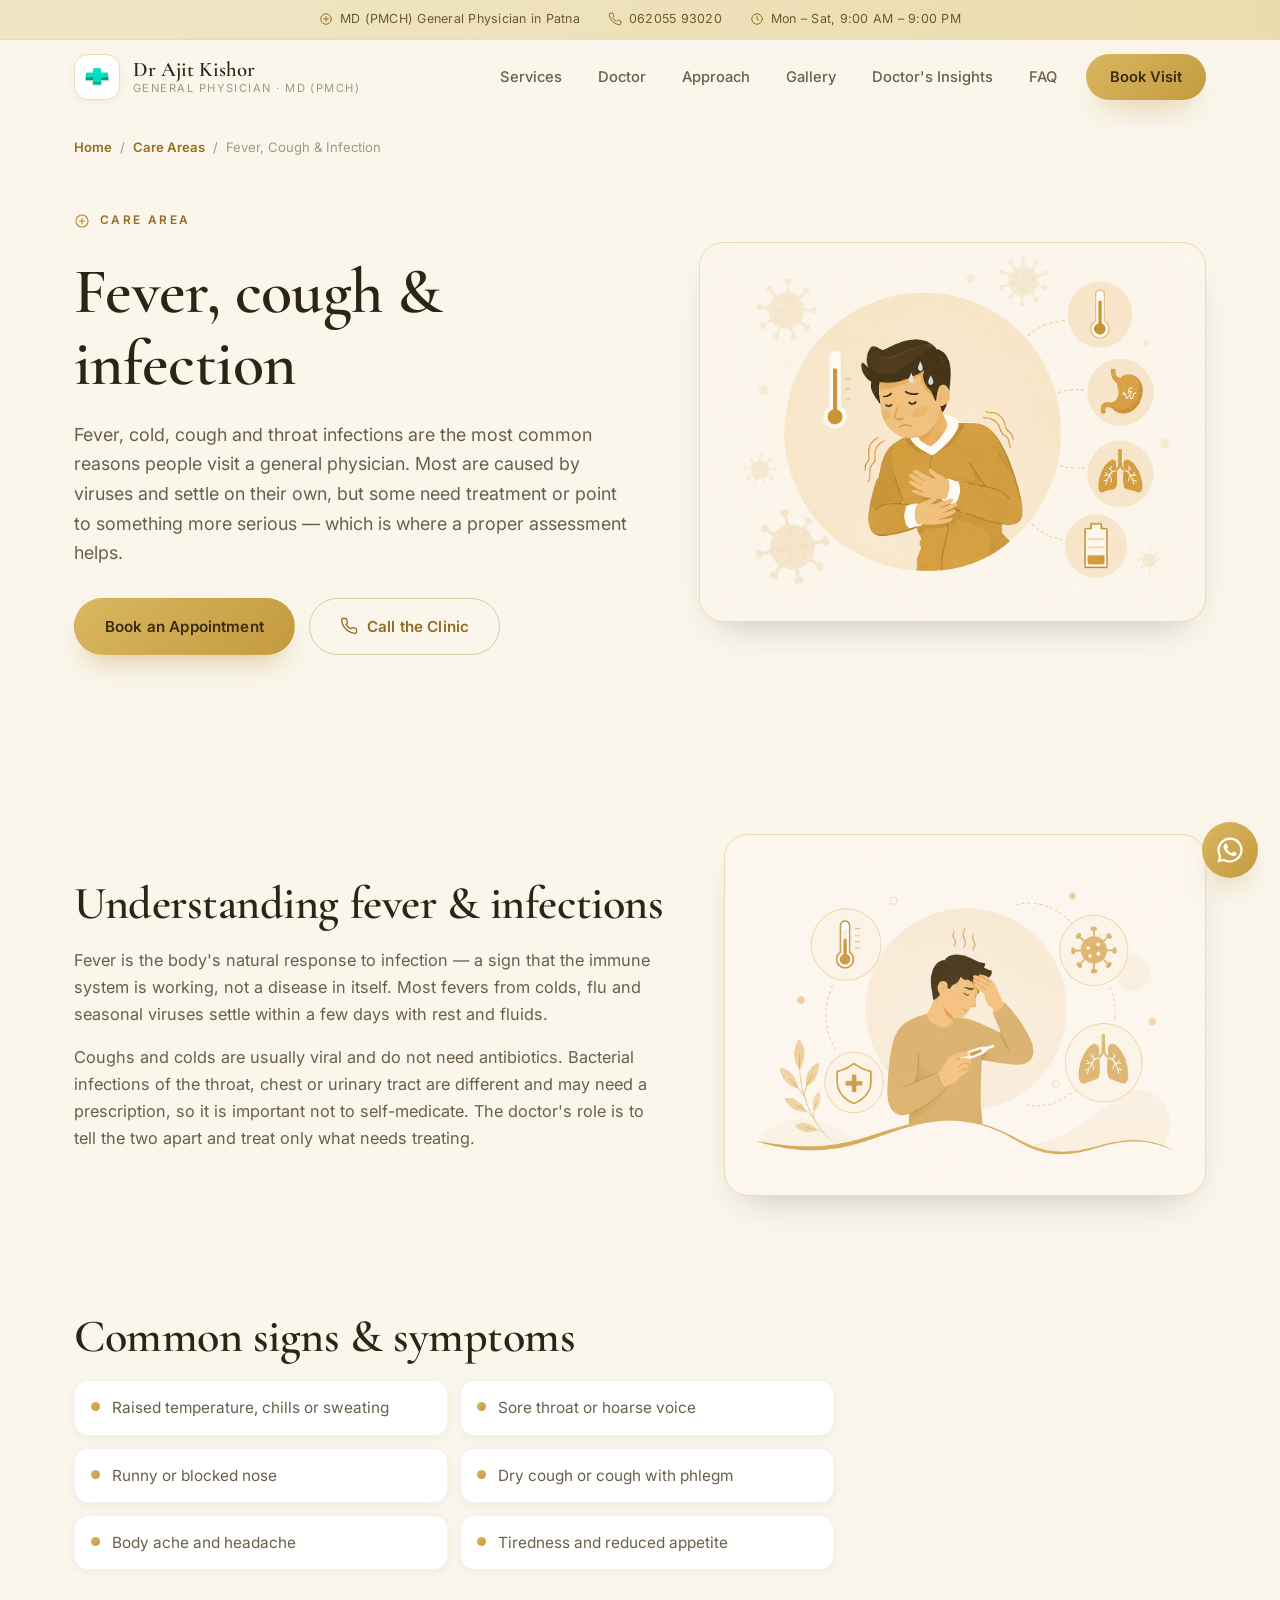
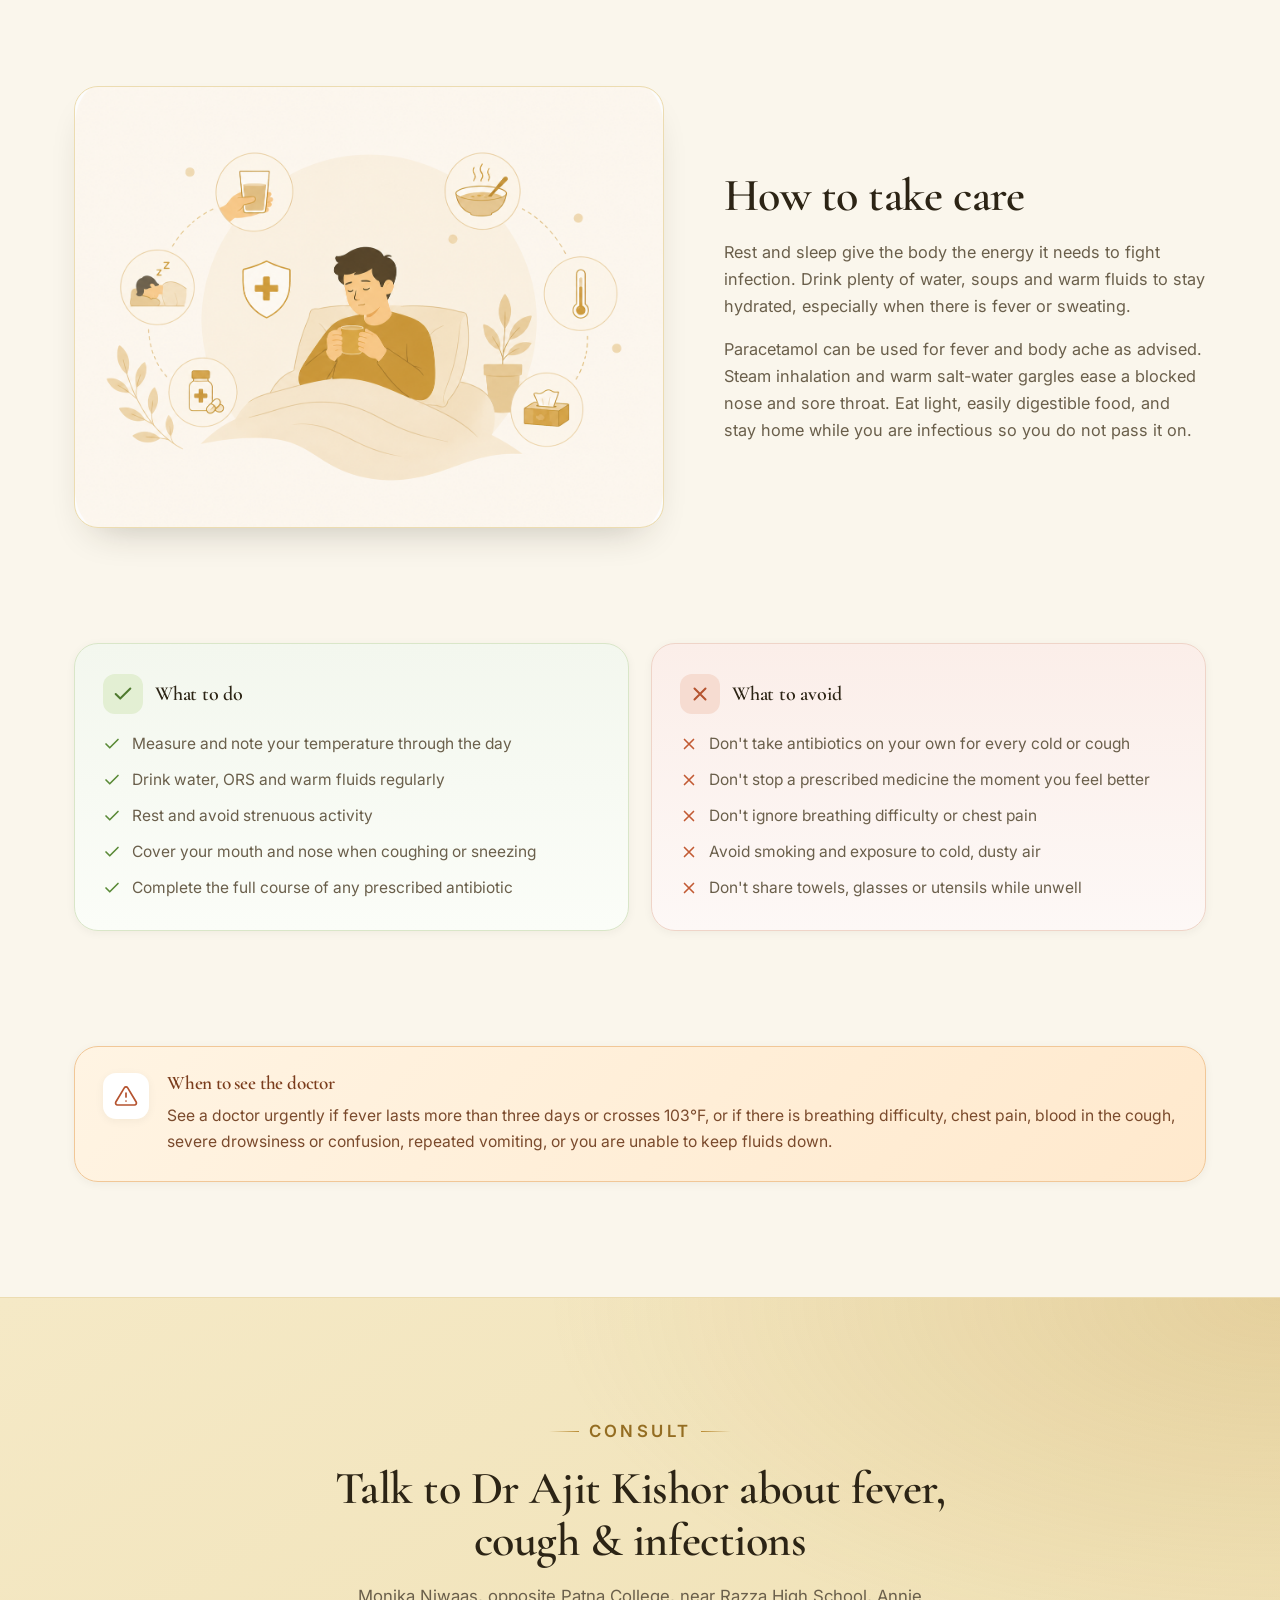
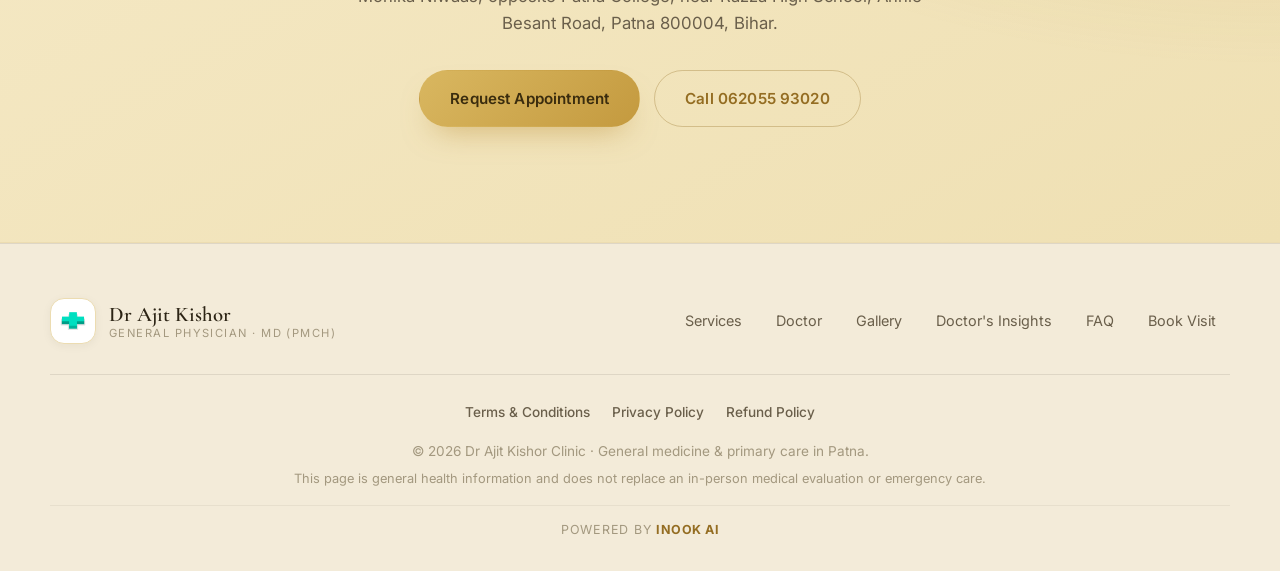
<file: care-fever.html>
<!DOCTYPE html>
<html lang="en">
  <head>
    <meta charset="UTF-8" />
    <meta name="viewport" content="width=device-width, initial-scale=1.0" />
    <title>Fever, Cough & Infection | Dr Ajit Kishor, General Physician in Patna</title>
    <meta name="description" content="Understand fever, cough, cold and seasonal infections — symptoms, home care, do's and don'ts, and when to see a general physician in Patna." />
    <meta name="robots" content="index, follow, max-image-preview:large" />
    <meta name="author" content="Dr Ajit Kishor" />
    <meta name="theme-color" content="#f6f4ef" />
    <link rel="canonical" href="https://www.drajitkishor.com/care-fever.html" />
    <meta property="og:type" content="article" />
    <meta property="og:site_name" content="Dr Ajit Kishor Clinic" />
    <meta property="og:title" content="Fever, Cough & Infection | Dr Ajit Kishor, Patna" />
    <meta property="og:description" content="Understand fever, cough, cold and seasonal infections — symptoms, home care, do's and don'ts, and when to see a general physician in Patna." />
    <meta property="og:url" content="https://www.drajitkishor.com/care-fever.html" />
    <meta property="og:locale" content="en_IN" />
    <link rel="icon" type="image/png" href="assets/clinic-logo.png" />
    <link rel="preconnect" href="https://fonts.googleapis.com" />
    <link rel="preconnect" href="https://fonts.gstatic.com" crossorigin />
    <link href="https://fonts.googleapis.com/css2?family=Cormorant+Garamond:wght@500;600;700&family=Inter:wght@400;500;600;700&display=swap" rel="stylesheet" />
    <link rel="stylesheet" href="styles.css" />
    <script type="application/ld+json">
      {"@context":"https://schema.org","@type":"FAQPage","mainEntity":[{"@type":"Question","name":"What does Dr Ajit Kishor help with for fever, cough & infections?","acceptedAnswer":{"@type":"Answer","text":"Fever, cold, cough and throat infections are the most common reasons people visit a general physician. Most are caused by viruses and settle on their own, but some need treatment or point to something more serious — which is where a proper assessment helps."}},{"@type":"Question","name":"When should I see a doctor for fever, cough & infections?","acceptedAnswer":{"@type":"Answer","text":"See a doctor urgently if fever lasts more than three days or crosses 103°F, or if there is breathing difficulty, chest pain, blood in the cough, severe drowsiness or confusion, repeated vomiting, or you are unable to keep fluids down."}}]}
    </script>
  </head>
  <body>
    <a class="skip-link" href="#main">Skip to content</a>
    <div class="top-strip" aria-label="Clinic quick information">
      <span class="strip-item"><svg class="ico" viewBox="0 0 24 24" aria-hidden="true"><circle cx="12" cy="12" r="9"/><path d="M12 8v8M8 12h8"/></svg> MD (PMCH) General Physician in Patna</span>
      <a class="strip-item" href="tel:+916205593020"><svg class="ico" viewBox="0 0 24 24" aria-hidden="true"><path d="M22 16.92v3a2 2 0 0 1-2.18 2 19.8 19.8 0 0 1-8.63-3.07 19.5 19.5 0 0 1-6-6A19.8 19.8 0 0 1 2.09 4.18 2 2 0 0 1 4.11 2h3a2 2 0 0 1 2 1.72c.13.96.36 1.9.7 2.81a2 2 0 0 1-.45 2.11L8.09 9.91a16 16 0 0 0 6 6l1.27-1.27a2 2 0 0 1 2.11-.45c.91.34 1.85.57 2.81.7A2 2 0 0 1 22 16.92z"/></svg> 062055 93020</a>
      <span class="strip-item"><svg class="ico" viewBox="0 0 24 24" aria-hidden="true"><circle cx="12" cy="12" r="9"/><path d="M12 7v5l3 2"/></svg> Mon – Sat, 9:00 AM – 9:00 PM</span>
    </div>
    <header class="site-header">
      <div class="header-inner">
        <a class="brand" href="index.html" aria-label="Dr Ajit Kishor Clinic home">
          <span class="brand-mark" aria-hidden="true"><img src="assets/clinic-logo.png" alt="" /></span>
          <span class="brand-copy"><strong>Dr Ajit Kishor</strong><small>General Physician · MD (PMCH)</small></span>
        </a>
        <button class="nav-toggle" type="button" aria-label="Open navigation" aria-expanded="false" aria-controls="primaryNavigation">
          <span></span><span></span><span></span>
        </button>
        <nav class="main-nav" id="primaryNavigation" aria-label="Primary navigation">
          <a href="index.html#services">Services</a>
          <a href="index.html#doctor">Doctor</a>
          <a href="index.html#approach">Approach</a>
          <a href="index.html#gallery">Gallery</a>
          <a href="insights.html">Doctor's Insights</a>
          <a href="index.html#faq">FAQ</a>
          <a class="header-cta" href="index.html#appointment">Book Visit</a>
        </nav>
      </div>
    </header>

    <nav class="breadcrumb" aria-label="Breadcrumb">
      <a href="index.html">Home</a> <span>/</span>
      <a href="index.html#services">Care Areas</a> <span>/</span>
      <span>Fever, Cough & Infection</span>
    </nav>

    <main id="main">
      <section class="condition-hero">
        <div class="condition-hero-grid">
          <div class="reveal">
            <p class="eyebrow"><svg class="ico" viewBox="0 0 24 24" aria-hidden="true"><circle cx="12" cy="12" r="9"/><path d="M12 8v8M8 12h8"/></svg> Care Area</p>
            <h1>Fever, cough &amp; infection</h1>
            <p class="condition-lead">Fever, cold, cough and throat infections are the most common reasons people visit a general physician. Most are caused by viruses and settle on their own, but some need treatment or point to something more serious — which is where a proper assessment helps.</p>
            <div class="condition-hero-actions">
              <a class="btn primary" href="index.html#appointment">Book an Appointment</a>
              <a class="btn ghost" href="tel:+916205593020"><svg class="ico" viewBox="0 0 24 24" aria-hidden="true"><path d="M22 16.92v3a2 2 0 0 1-2.18 2 19.8 19.8 0 0 1-8.63-3.07 19.5 19.5 0 0 1-6-6A19.8 19.8 0 0 1 2.09 4.18 2 2 0 0 1 4.11 2h3a2 2 0 0 1 2 1.72c.13.96.36 1.9.7 2.81a2 2 0 0 1-.45 2.11L8.09 9.91a16 16 0 0 0 6 6l1.27-1.27a2 2 0 0 1 2.11-.45c.91.34 1.85.57 2.81.7A2 2 0 0 1 22 16.92z"/></svg> Call the Clinic</a>
            </div>
          </div>
          <div class="reveal">
            <figure class="ph-figure ">
            <img src="assets/care-fever-hero.png" alt="Fever, Cough & Infection — Dr Ajit Kishor Clinic, Patna" loading="lazy" onerror="this.closest('.ph-figure').classList.add('is-empty')" />
            <span class="ph-icon"><svg class="ico" viewBox="0 0 24 24" aria-hidden="true"><rect x="3" y="3" width="18" height="18" rx="2"/><circle cx="8.5" cy="8.5" r="1.5"/><path d="m21 15-5-5L5 21"/></svg><span>Image coming soon</span></span>
          </figure>
          </div>
        </div>
      </section>

      <section class="section care-section">
        <div class="care-split reveal">
          <div class="care-prose">
            <h2>Understanding fever &amp; infections</h2>
            <p>Fever is the body's natural response to infection — a sign that the immune system is working, not a disease in itself. Most fevers from colds, flu and seasonal viruses settle within a few days with rest and fluids.</p>
            <p>Coughs and colds are usually viral and do not need antibiotics. Bacterial infections of the throat, chest or urinary tract are different and may need a prescription, so it is important not to self-medicate. The doctor's role is to tell the two apart and treat only what needs treating.</p>
          </div>
          <div><figure class="ph-figure ">
            <img src="assets/care-fever-1.png" alt="Fever, Cough & Infection information illustration" loading="lazy" onerror="this.closest('.ph-figure').classList.add('is-empty')" />
            <span class="ph-icon"><svg class="ico" viewBox="0 0 24 24" aria-hidden="true"><rect x="3" y="3" width="18" height="18" rx="2"/><circle cx="8.5" cy="8.5" r="1.5"/><path d="m21 15-5-5L5 21"/></svg><span>Image coming soon</span></span>
          </figure></div>
        </div>
      </section>

      <section class="section care-section" style="padding-top:0;">
        <div class="reveal">
          <h2>Common signs &amp; symptoms</h2>
          <ul class="symptom-list">
          <li><span class="dot" aria-hidden="true"></span>Raised temperature, chills or sweating</li>
          <li><span class="dot" aria-hidden="true"></span>Sore throat or hoarse voice</li>
          <li><span class="dot" aria-hidden="true"></span>Runny or blocked nose</li>
          <li><span class="dot" aria-hidden="true"></span>Dry cough or cough with phlegm</li>
          <li><span class="dot" aria-hidden="true"></span>Body ache and headache</li>
          <li><span class="dot" aria-hidden="true"></span>Tiredness and reduced appetite</li>
          </ul>
        </div>
      </section>

      <section class="section care-section" style="padding-top:0;">
        <div class="care-split reverse reveal">
          <div class="care-prose">
            <h2>How to take care</h2>
            <p>Rest and sleep give the body the energy it needs to fight infection. Drink plenty of water, soups and warm fluids to stay hydrated, especially when there is fever or sweating.</p>
            <p>Paracetamol can be used for fever and body ache as advised. Steam inhalation and warm salt-water gargles ease a blocked nose and sore throat. Eat light, easily digestible food, and stay home while you are infectious so you do not pass it on.</p>
          </div>
          <div><figure class="ph-figure ">
            <img src="assets/care-fever-2.png" alt="Fever, Cough & Infection care illustration" loading="lazy" onerror="this.closest('.ph-figure').classList.add('is-empty')" />
            <span class="ph-icon"><svg class="ico" viewBox="0 0 24 24" aria-hidden="true"><rect x="3" y="3" width="18" height="18" rx="2"/><circle cx="8.5" cy="8.5" r="1.5"/><path d="m21 15-5-5L5 21"/></svg><span>Image coming soon</span></span>
          </figure></div>
        </div>
      </section>

      <section class="section care-section" style="padding-top:0;">
        <div class="dos-donts reveal">
          <div class="dd-card do">
            <div class="dd-head"><span class="dd-badge"><svg class="ico" viewBox="0 0 24 24" aria-hidden="true"><path d="M20 6 9 17l-5-5"/></svg></span><h3>What to do</h3></div>
            <ul class="dd-list">
            <li><svg class="ico" viewBox="0 0 24 24" aria-hidden="true"><path d="M20 6 9 17l-5-5"/></svg><span>Measure and note your temperature through the day</span></li>
            <li><svg class="ico" viewBox="0 0 24 24" aria-hidden="true"><path d="M20 6 9 17l-5-5"/></svg><span>Drink water, ORS and warm fluids regularly</span></li>
            <li><svg class="ico" viewBox="0 0 24 24" aria-hidden="true"><path d="M20 6 9 17l-5-5"/></svg><span>Rest and avoid strenuous activity</span></li>
            <li><svg class="ico" viewBox="0 0 24 24" aria-hidden="true"><path d="M20 6 9 17l-5-5"/></svg><span>Cover your mouth and nose when coughing or sneezing</span></li>
            <li><svg class="ico" viewBox="0 0 24 24" aria-hidden="true"><path d="M20 6 9 17l-5-5"/></svg><span>Complete the full course of any prescribed antibiotic</span></li>
            </ul>
          </div>
          <div class="dd-card dont">
            <div class="dd-head"><span class="dd-badge"><svg class="ico" viewBox="0 0 24 24" aria-hidden="true"><path d="M18 6 6 18M6 6l12 12"/></svg></span><h3>What to avoid</h3></div>
            <ul class="dd-list">
            <li><svg class="ico" viewBox="0 0 24 24" aria-hidden="true"><path d="M18 6 6 18M6 6l12 12"/></svg><span>Don't take antibiotics on your own for every cold or cough</span></li>
            <li><svg class="ico" viewBox="0 0 24 24" aria-hidden="true"><path d="M18 6 6 18M6 6l12 12"/></svg><span>Don't stop a prescribed medicine the moment you feel better</span></li>
            <li><svg class="ico" viewBox="0 0 24 24" aria-hidden="true"><path d="M18 6 6 18M6 6l12 12"/></svg><span>Don't ignore breathing difficulty or chest pain</span></li>
            <li><svg class="ico" viewBox="0 0 24 24" aria-hidden="true"><path d="M18 6 6 18M6 6l12 12"/></svg><span>Avoid smoking and exposure to cold, dusty air</span></li>
            <li><svg class="ico" viewBox="0 0 24 24" aria-hidden="true"><path d="M18 6 6 18M6 6l12 12"/></svg><span>Don't share towels, glasses or utensils while unwell</span></li>
            </ul>
          </div>
        </div>
      </section>

      <section class="section care-section" style="padding-top:0;">
        <div class="care-callout reveal">
          <span class="callout-icon"><svg class="ico" viewBox="0 0 24 24" aria-hidden="true"><path d="M10.29 3.86 1.82 18a2 2 0 0 0 1.71 3h16.94a2 2 0 0 0 1.71-3L13.71 3.86a2 2 0 0 0-3.42 0z"/><path d="M12 9v4M12 17h.01"/></svg></span>
          <div>
            <h3>When to see the doctor</h3>
            <p>See a doctor urgently if fever lasts more than three days or crosses 103°F, or if there is breathing difficulty, chest pain, blood in the cough, severe drowsiness or confusion, repeated vomiting, or you are unable to keep fluids down.</p>
          </div>
        </div>
      </section>

      <section class="contact-section">
        <div class="contact-inner reveal">
          <p class="eyebrow center light"><span class="eyebrow-line"></span> Consult <span class="eyebrow-line"></span></p>
          <h2>Talk to Dr Ajit Kishor about fever, cough & infections</h2>
          <p>Monika Niwaas, opposite Patna College, near Razza High School, Annie Besant Road, Patna 800004, Bihar.</p>
          <div class="contact-actions">
            <a class="btn primary" href="index.html#appointment">Request Appointment</a>
            <a class="btn ghost" href="tel:+916205593020">Call 062055 93020</a>
          </div>
        </div>
      </section>
    </main>

    <footer class="site-footer">
      <div class="footer-inner">
        <a class="brand footer-brand" href="index.html" aria-label="Dr Ajit Kishor Clinic home">
          <span class="brand-mark" aria-hidden="true"><img src="assets/clinic-logo.png" alt="" /></span>
          <span class="brand-copy"><strong>Dr Ajit Kishor</strong><small>General Physician · MD (PMCH)</small></span>
        </a>
        <nav class="footer-nav" aria-label="Footer navigation">
          <a href="index.html#services">Services</a>
          <a href="index.html#doctor">Doctor</a>
          <a href="index.html#gallery">Gallery</a>
          <a href="insights.html">Doctor's Insights</a>
          <a href="index.html#faq">FAQ</a>
          <a href="index.html#appointment">Book Visit</a>
        </nav>
      </div>
      <div class="footer-base">
        <nav class="footer-legal" aria-label="Legal">
          <a href="terms.html">Terms &amp; Conditions</a>
          <a href="privacy.html">Privacy Policy</a>
          <a href="refund.html">Refund Policy</a>
        </nav>
        <p>&copy; 2026 Dr Ajit Kishor Clinic · General medicine &amp; primary care in Patna.</p>
        <p class="disclaimer">This page is general health information and does not replace an in-person medical evaluation or emergency care.</p>
        <p class="footer-wordmark">Powered by <a href="https://www.inook.in/#home" target="_blank" rel="noopener"><strong>Inook AI</strong></a></p>
      </div>
    </footer>
    <a class="whatsapp-fab" href="https://wa.me/916205593020?text=Hello%20Dr%20Ajit%20Kishor%20Clinic%2C%20I%20want%20to%20book%20a%20consultation." aria-label="Chat on WhatsApp">
      <svg viewBox="0 0 32 32" width="26" height="26" aria-hidden="true" fill="currentColor"><path d="M16 .5C7.4.5.5 7.4.5 16c0 2.8.7 5.4 2 7.7L.5 31.5l8-2.1c2.2 1.2 4.8 1.9 7.5 1.9 8.6 0 15.5-6.9 15.5-15.5S24.6.5 16 .5zm0 28.3c-2.4 0-4.7-.6-6.7-1.8l-.5-.3-4.8 1.3 1.3-4.6-.3-.5C3.9 20.8 3.3 18.4 3.3 16 3.3 9 9 3.3 16 3.3S28.7 9 28.7 16 23 28.8 16 28.8zm7.4-9.5c-.4-.2-2.4-1.2-2.7-1.3-.4-.1-.6-.2-.9.2-.3.4-1 1.3-1.2 1.5-.2.2-.4.3-.8.1-.4-.2-1.7-.6-3.2-2-1.2-1-2-2.4-2.2-2.8-.2-.4 0-.6.2-.8.2-.2.4-.4.5-.7.2-.2.2-.4.4-.7.1-.3.1-.5 0-.7-.1-.2-.9-2.2-1.3-3-.3-.8-.7-.7-.9-.7h-.8c-.3 0-.7.1-1 .5-.4.4-1.4 1.3-1.4 3.3s1.4 3.8 1.6 4.1c.2.3 2.8 4.3 6.8 6 .9.4 1.7.6 2.2.8.9.3 1.8.2 2.4.2.7-.1 2.4-1 2.7-1.9.3-.9.3-1.7.2-1.9-.1-.2-.3-.3-.7-.5z"/></svg>
    </a>
    <script src="script.js"></script>
  </body>
</html>
</file>
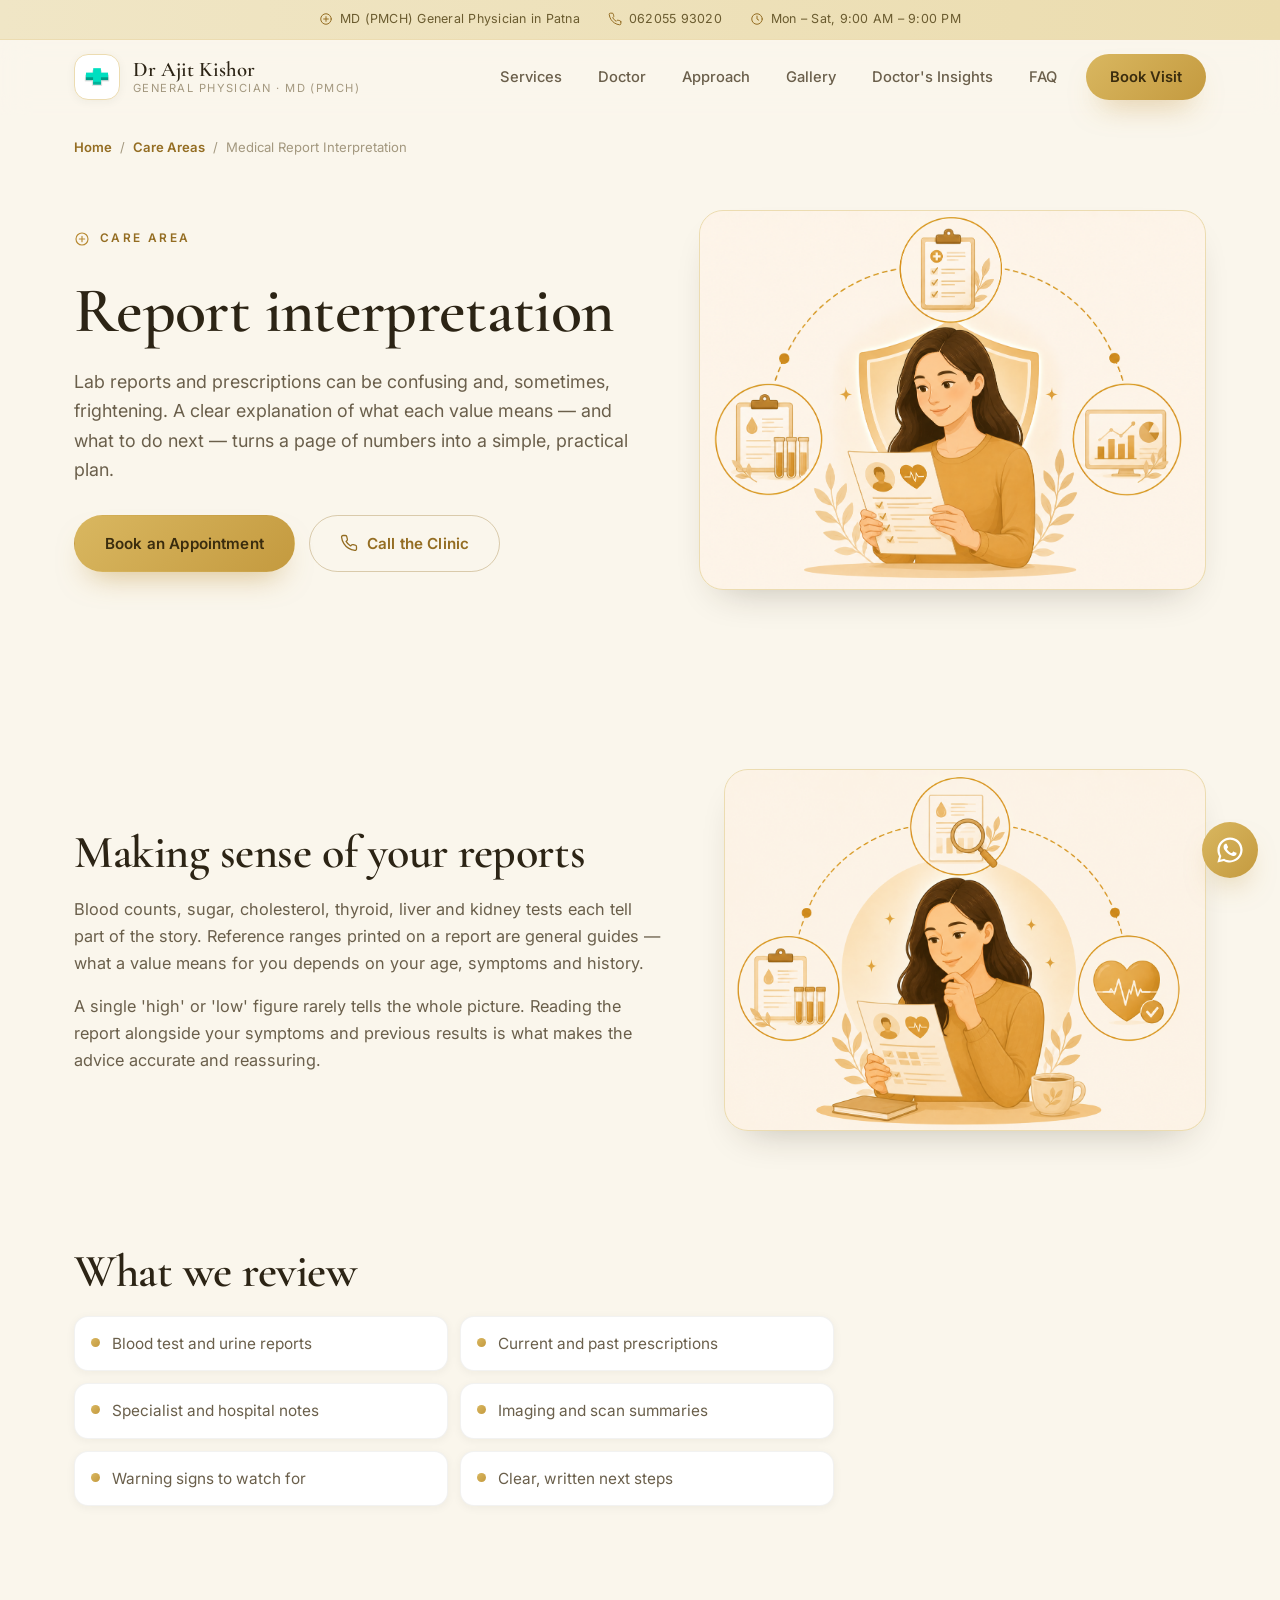
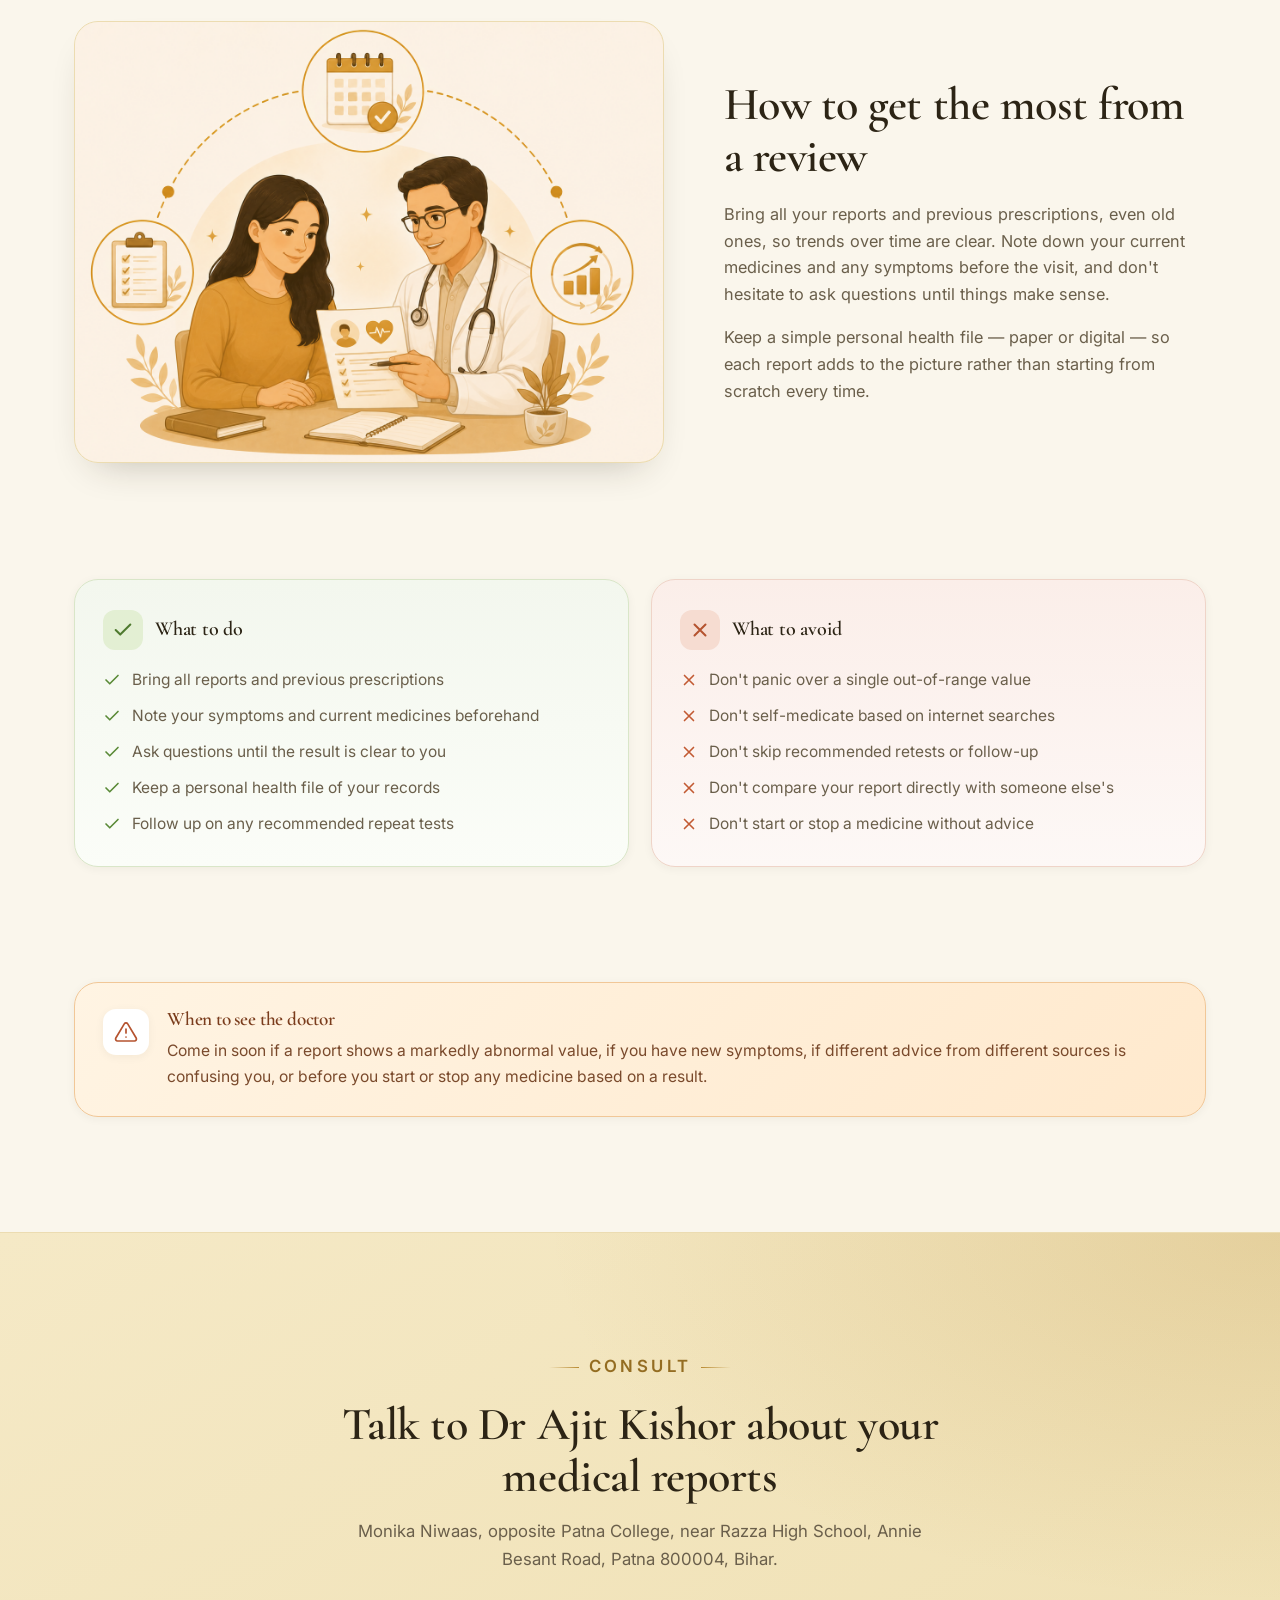
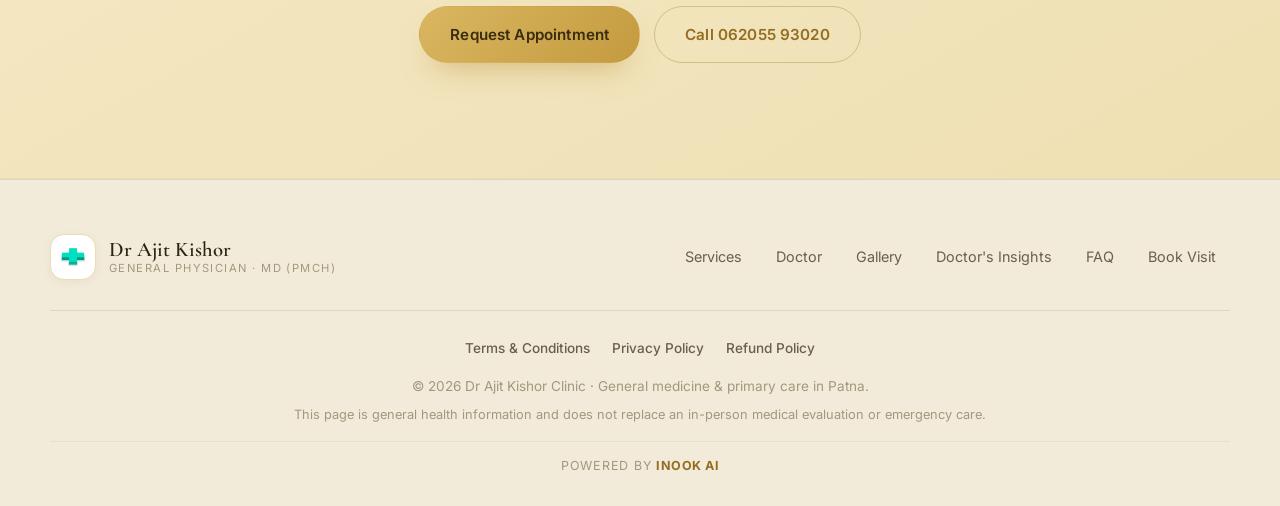
<file: care-reports.html>
<!DOCTYPE html>
<html lang="en">
  <head>
    <meta charset="UTF-8" />
    <meta name="viewport" content="width=device-width, initial-scale=1.0" />
    <title>Medical Report Interpretation | Dr Ajit Kishor, General Physician in Patna</title>
    <meta name="description" content="Medical report interpretation in Patna — understand your blood tests, prescriptions and specialist notes, with do's and don'ts and clear next steps." />
    <meta name="robots" content="index, follow, max-image-preview:large" />
    <meta name="author" content="Dr Ajit Kishor" />
    <meta name="theme-color" content="#f6f4ef" />
    <link rel="canonical" href="https://www.drajitkishor.com/care-reports.html" />
    <meta property="og:type" content="article" />
    <meta property="og:site_name" content="Dr Ajit Kishor Clinic" />
    <meta property="og:title" content="Medical Report Interpretation | Dr Ajit Kishor, Patna" />
    <meta property="og:description" content="Medical report interpretation in Patna — understand your blood tests, prescriptions and specialist notes, with do's and don'ts and clear next steps." />
    <meta property="og:url" content="https://www.drajitkishor.com/care-reports.html" />
    <meta property="og:locale" content="en_IN" />
    <link rel="icon" type="image/png" href="assets/clinic-logo.png" />
    <link rel="preconnect" href="https://fonts.googleapis.com" />
    <link rel="preconnect" href="https://fonts.gstatic.com" crossorigin />
    <link href="https://fonts.googleapis.com/css2?family=Cormorant+Garamond:wght@500;600;700&family=Inter:wght@400;500;600;700&display=swap" rel="stylesheet" />
    <link rel="stylesheet" href="styles.css" />
    <script type="application/ld+json">
      {"@context":"https://schema.org","@type":"FAQPage","mainEntity":[{"@type":"Question","name":"What does Dr Ajit Kishor help with for your medical reports?","acceptedAnswer":{"@type":"Answer","text":"Lab reports and prescriptions can be confusing and, sometimes, frightening. A clear explanation of what each value means — and what to do next — turns a page of numbers into a simple, practical plan."}},{"@type":"Question","name":"When should I see a doctor for your medical reports?","acceptedAnswer":{"@type":"Answer","text":"Come in soon if a report shows a markedly abnormal value, if you have new symptoms, if different advice from different sources is confusing you, or before you start or stop any medicine based on a result."}}]}
    </script>
  </head>
  <body>
    <a class="skip-link" href="#main">Skip to content</a>
    <div class="top-strip" aria-label="Clinic quick information">
      <span class="strip-item"><svg class="ico" viewBox="0 0 24 24" aria-hidden="true"><circle cx="12" cy="12" r="9"/><path d="M12 8v8M8 12h8"/></svg> MD (PMCH) General Physician in Patna</span>
      <a class="strip-item" href="tel:+916205593020"><svg class="ico" viewBox="0 0 24 24" aria-hidden="true"><path d="M22 16.92v3a2 2 0 0 1-2.18 2 19.8 19.8 0 0 1-8.63-3.07 19.5 19.5 0 0 1-6-6A19.8 19.8 0 0 1 2.09 4.18 2 2 0 0 1 4.11 2h3a2 2 0 0 1 2 1.72c.13.96.36 1.9.7 2.81a2 2 0 0 1-.45 2.11L8.09 9.91a16 16 0 0 0 6 6l1.27-1.27a2 2 0 0 1 2.11-.45c.91.34 1.85.57 2.81.7A2 2 0 0 1 22 16.92z"/></svg> 062055 93020</a>
      <span class="strip-item"><svg class="ico" viewBox="0 0 24 24" aria-hidden="true"><circle cx="12" cy="12" r="9"/><path d="M12 7v5l3 2"/></svg> Mon – Sat, 9:00 AM – 9:00 PM</span>
    </div>
    <header class="site-header">
      <div class="header-inner">
        <a class="brand" href="index.html" aria-label="Dr Ajit Kishor Clinic home">
          <span class="brand-mark" aria-hidden="true"><img src="assets/clinic-logo.png" alt="" /></span>
          <span class="brand-copy"><strong>Dr Ajit Kishor</strong><small>General Physician · MD (PMCH)</small></span>
        </a>
        <button class="nav-toggle" type="button" aria-label="Open navigation" aria-expanded="false" aria-controls="primaryNavigation">
          <span></span><span></span><span></span>
        </button>
        <nav class="main-nav" id="primaryNavigation" aria-label="Primary navigation">
          <a href="index.html#services">Services</a>
          <a href="index.html#doctor">Doctor</a>
          <a href="index.html#approach">Approach</a>
          <a href="index.html#gallery">Gallery</a>
          <a href="insights.html">Doctor's Insights</a>
          <a href="index.html#faq">FAQ</a>
          <a class="header-cta" href="index.html#appointment">Book Visit</a>
        </nav>
      </div>
    </header>

    <nav class="breadcrumb" aria-label="Breadcrumb">
      <a href="index.html">Home</a> <span>/</span>
      <a href="index.html#services">Care Areas</a> <span>/</span>
      <span>Medical Report Interpretation</span>
    </nav>

    <main id="main">
      <section class="condition-hero">
        <div class="condition-hero-grid">
          <div class="reveal">
            <p class="eyebrow"><svg class="ico" viewBox="0 0 24 24" aria-hidden="true"><circle cx="12" cy="12" r="9"/><path d="M12 8v8M8 12h8"/></svg> Care Area</p>
            <h1>Report interpretation</h1>
            <p class="condition-lead">Lab reports and prescriptions can be confusing and, sometimes, frightening. A clear explanation of what each value means — and what to do next — turns a page of numbers into a simple, practical plan.</p>
            <div class="condition-hero-actions">
              <a class="btn primary" href="index.html#appointment">Book an Appointment</a>
              <a class="btn ghost" href="tel:+916205593020"><svg class="ico" viewBox="0 0 24 24" aria-hidden="true"><path d="M22 16.92v3a2 2 0 0 1-2.18 2 19.8 19.8 0 0 1-8.63-3.07 19.5 19.5 0 0 1-6-6A19.8 19.8 0 0 1 2.09 4.18 2 2 0 0 1 4.11 2h3a2 2 0 0 1 2 1.72c.13.96.36 1.9.7 2.81a2 2 0 0 1-.45 2.11L8.09 9.91a16 16 0 0 0 6 6l1.27-1.27a2 2 0 0 1 2.11-.45c.91.34 1.85.57 2.81.7A2 2 0 0 1 22 16.92z"/></svg> Call the Clinic</a>
            </div>
          </div>
          <div class="reveal">
            <figure class="ph-figure ">
            <img src="assets/care-reports-hero.png" alt="Medical Report Interpretation — Dr Ajit Kishor Clinic, Patna" loading="lazy" onerror="this.closest('.ph-figure').classList.add('is-empty')" />
            <span class="ph-icon"><svg class="ico" viewBox="0 0 24 24" aria-hidden="true"><rect x="3" y="3" width="18" height="18" rx="2"/><circle cx="8.5" cy="8.5" r="1.5"/><path d="m21 15-5-5L5 21"/></svg><span>Image coming soon</span></span>
          </figure>
          </div>
        </div>
      </section>

      <section class="section care-section">
        <div class="care-split reveal">
          <div class="care-prose">
            <h2>Making sense of your reports</h2>
            <p>Blood counts, sugar, cholesterol, thyroid, liver and kidney tests each tell part of the story. Reference ranges printed on a report are general guides — what a value means for you depends on your age, symptoms and history.</p>
            <p>A single 'high' or 'low' figure rarely tells the whole picture. Reading the report alongside your symptoms and previous results is what makes the advice accurate and reassuring.</p>
          </div>
          <div><figure class="ph-figure ">
            <img src="assets/care-reports-1.png" alt="Medical Report Interpretation information illustration" loading="lazy" onerror="this.closest('.ph-figure').classList.add('is-empty')" />
            <span class="ph-icon"><svg class="ico" viewBox="0 0 24 24" aria-hidden="true"><rect x="3" y="3" width="18" height="18" rx="2"/><circle cx="8.5" cy="8.5" r="1.5"/><path d="m21 15-5-5L5 21"/></svg><span>Image coming soon</span></span>
          </figure></div>
        </div>
      </section>

      <section class="section care-section" style="padding-top:0;">
        <div class="reveal">
          <h2>What we review</h2>
          <ul class="symptom-list">
          <li><span class="dot" aria-hidden="true"></span>Blood test and urine reports</li>
          <li><span class="dot" aria-hidden="true"></span>Current and past prescriptions</li>
          <li><span class="dot" aria-hidden="true"></span>Specialist and hospital notes</li>
          <li><span class="dot" aria-hidden="true"></span>Imaging and scan summaries</li>
          <li><span class="dot" aria-hidden="true"></span>Warning signs to watch for</li>
          <li><span class="dot" aria-hidden="true"></span>Clear, written next steps</li>
          </ul>
        </div>
      </section>

      <section class="section care-section" style="padding-top:0;">
        <div class="care-split reverse reveal">
          <div class="care-prose">
            <h2>How to get the most from a review</h2>
            <p>Bring all your reports and previous prescriptions, even old ones, so trends over time are clear. Note down your current medicines and any symptoms before the visit, and don't hesitate to ask questions until things make sense.</p>
            <p>Keep a simple personal health file — paper or digital — so each report adds to the picture rather than starting from scratch every time.</p>
          </div>
          <div><figure class="ph-figure ">
            <img src="assets/care-reports-2.png" alt="Medical Report Interpretation care illustration" loading="lazy" onerror="this.closest('.ph-figure').classList.add('is-empty')" />
            <span class="ph-icon"><svg class="ico" viewBox="0 0 24 24" aria-hidden="true"><rect x="3" y="3" width="18" height="18" rx="2"/><circle cx="8.5" cy="8.5" r="1.5"/><path d="m21 15-5-5L5 21"/></svg><span>Image coming soon</span></span>
          </figure></div>
        </div>
      </section>

      <section class="section care-section" style="padding-top:0;">
        <div class="dos-donts reveal">
          <div class="dd-card do">
            <div class="dd-head"><span class="dd-badge"><svg class="ico" viewBox="0 0 24 24" aria-hidden="true"><path d="M20 6 9 17l-5-5"/></svg></span><h3>What to do</h3></div>
            <ul class="dd-list">
            <li><svg class="ico" viewBox="0 0 24 24" aria-hidden="true"><path d="M20 6 9 17l-5-5"/></svg><span>Bring all reports and previous prescriptions</span></li>
            <li><svg class="ico" viewBox="0 0 24 24" aria-hidden="true"><path d="M20 6 9 17l-5-5"/></svg><span>Note your symptoms and current medicines beforehand</span></li>
            <li><svg class="ico" viewBox="0 0 24 24" aria-hidden="true"><path d="M20 6 9 17l-5-5"/></svg><span>Ask questions until the result is clear to you</span></li>
            <li><svg class="ico" viewBox="0 0 24 24" aria-hidden="true"><path d="M20 6 9 17l-5-5"/></svg><span>Keep a personal health file of your records</span></li>
            <li><svg class="ico" viewBox="0 0 24 24" aria-hidden="true"><path d="M20 6 9 17l-5-5"/></svg><span>Follow up on any recommended repeat tests</span></li>
            </ul>
          </div>
          <div class="dd-card dont">
            <div class="dd-head"><span class="dd-badge"><svg class="ico" viewBox="0 0 24 24" aria-hidden="true"><path d="M18 6 6 18M6 6l12 12"/></svg></span><h3>What to avoid</h3></div>
            <ul class="dd-list">
            <li><svg class="ico" viewBox="0 0 24 24" aria-hidden="true"><path d="M18 6 6 18M6 6l12 12"/></svg><span>Don't panic over a single out-of-range value</span></li>
            <li><svg class="ico" viewBox="0 0 24 24" aria-hidden="true"><path d="M18 6 6 18M6 6l12 12"/></svg><span>Don't self-medicate based on internet searches</span></li>
            <li><svg class="ico" viewBox="0 0 24 24" aria-hidden="true"><path d="M18 6 6 18M6 6l12 12"/></svg><span>Don't skip recommended retests or follow-up</span></li>
            <li><svg class="ico" viewBox="0 0 24 24" aria-hidden="true"><path d="M18 6 6 18M6 6l12 12"/></svg><span>Don't compare your report directly with someone else's</span></li>
            <li><svg class="ico" viewBox="0 0 24 24" aria-hidden="true"><path d="M18 6 6 18M6 6l12 12"/></svg><span>Don't start or stop a medicine without advice</span></li>
            </ul>
          </div>
        </div>
      </section>

      <section class="section care-section" style="padding-top:0;">
        <div class="care-callout reveal">
          <span class="callout-icon"><svg class="ico" viewBox="0 0 24 24" aria-hidden="true"><path d="M10.29 3.86 1.82 18a2 2 0 0 0 1.71 3h16.94a2 2 0 0 0 1.71-3L13.71 3.86a2 2 0 0 0-3.42 0z"/><path d="M12 9v4M12 17h.01"/></svg></span>
          <div>
            <h3>When to see the doctor</h3>
            <p>Come in soon if a report shows a markedly abnormal value, if you have new symptoms, if different advice from different sources is confusing you, or before you start or stop any medicine based on a result.</p>
          </div>
        </div>
      </section>

      <section class="contact-section">
        <div class="contact-inner reveal">
          <p class="eyebrow center light"><span class="eyebrow-line"></span> Consult <span class="eyebrow-line"></span></p>
          <h2>Talk to Dr Ajit Kishor about your medical reports</h2>
          <p>Monika Niwaas, opposite Patna College, near Razza High School, Annie Besant Road, Patna 800004, Bihar.</p>
          <div class="contact-actions">
            <a class="btn primary" href="index.html#appointment">Request Appointment</a>
            <a class="btn ghost" href="tel:+916205593020">Call 062055 93020</a>
          </div>
        </div>
      </section>
    </main>

    <footer class="site-footer">
      <div class="footer-inner">
        <a class="brand footer-brand" href="index.html" aria-label="Dr Ajit Kishor Clinic home">
          <span class="brand-mark" aria-hidden="true"><img src="assets/clinic-logo.png" alt="" /></span>
          <span class="brand-copy"><strong>Dr Ajit Kishor</strong><small>General Physician · MD (PMCH)</small></span>
        </a>
        <nav class="footer-nav" aria-label="Footer navigation">
          <a href="index.html#services">Services</a>
          <a href="index.html#doctor">Doctor</a>
          <a href="index.html#gallery">Gallery</a>
          <a href="insights.html">Doctor's Insights</a>
          <a href="index.html#faq">FAQ</a>
          <a href="index.html#appointment">Book Visit</a>
        </nav>
      </div>
      <div class="footer-base">
        <nav class="footer-legal" aria-label="Legal">
          <a href="terms.html">Terms &amp; Conditions</a>
          <a href="privacy.html">Privacy Policy</a>
          <a href="refund.html">Refund Policy</a>
        </nav>
        <p>&copy; 2026 Dr Ajit Kishor Clinic · General medicine &amp; primary care in Patna.</p>
        <p class="disclaimer">This page is general health information and does not replace an in-person medical evaluation or emergency care.</p>
        <p class="footer-wordmark">Powered by <a href="https://www.inook.in/#home" target="_blank" rel="noopener"><strong>Inook AI</strong></a></p>
      </div>
    </footer>
    <a class="whatsapp-fab" href="https://wa.me/916205593020?text=Hello%20Dr%20Ajit%20Kishor%20Clinic%2C%20I%20want%20to%20book%20a%20consultation." aria-label="Chat on WhatsApp">
      <svg viewBox="0 0 32 32" width="26" height="26" aria-hidden="true" fill="currentColor"><path d="M16 .5C7.4.5.5 7.4.5 16c0 2.8.7 5.4 2 7.7L.5 31.5l8-2.1c2.2 1.2 4.8 1.9 7.5 1.9 8.6 0 15.5-6.9 15.5-15.5S24.6.5 16 .5zm0 28.3c-2.4 0-4.7-.6-6.7-1.8l-.5-.3-4.8 1.3 1.3-4.6-.3-.5C3.9 20.8 3.3 18.4 3.3 16 3.3 9 9 3.3 16 3.3S28.7 9 28.7 16 23 28.8 16 28.8zm7.4-9.5c-.4-.2-2.4-1.2-2.7-1.3-.4-.1-.6-.2-.9.2-.3.4-1 1.3-1.2 1.5-.2.2-.4.3-.8.1-.4-.2-1.7-.6-3.2-2-1.2-1-2-2.4-2.2-2.8-.2-.4 0-.6.2-.8.2-.2.4-.4.5-.7.2-.2.2-.4.4-.7.1-.3.1-.5 0-.7-.1-.2-.9-2.2-1.3-3-.3-.8-.7-.7-.9-.7h-.8c-.3 0-.7.1-1 .5-.4.4-1.4 1.3-1.4 3.3s1.4 3.8 1.6 4.1c.2.3 2.8 4.3 6.8 6 .9.4 1.7.6 2.2.8.9.3 1.8.2 2.4.2.7-.1 2.4-1 2.7-1.9.3-.9.3-1.7.2-1.9-.1-.2-.3-.3-.7-.5z"/></svg>
    </a>
    <script src="script.js"></script>
  </body>
</html>
</file>
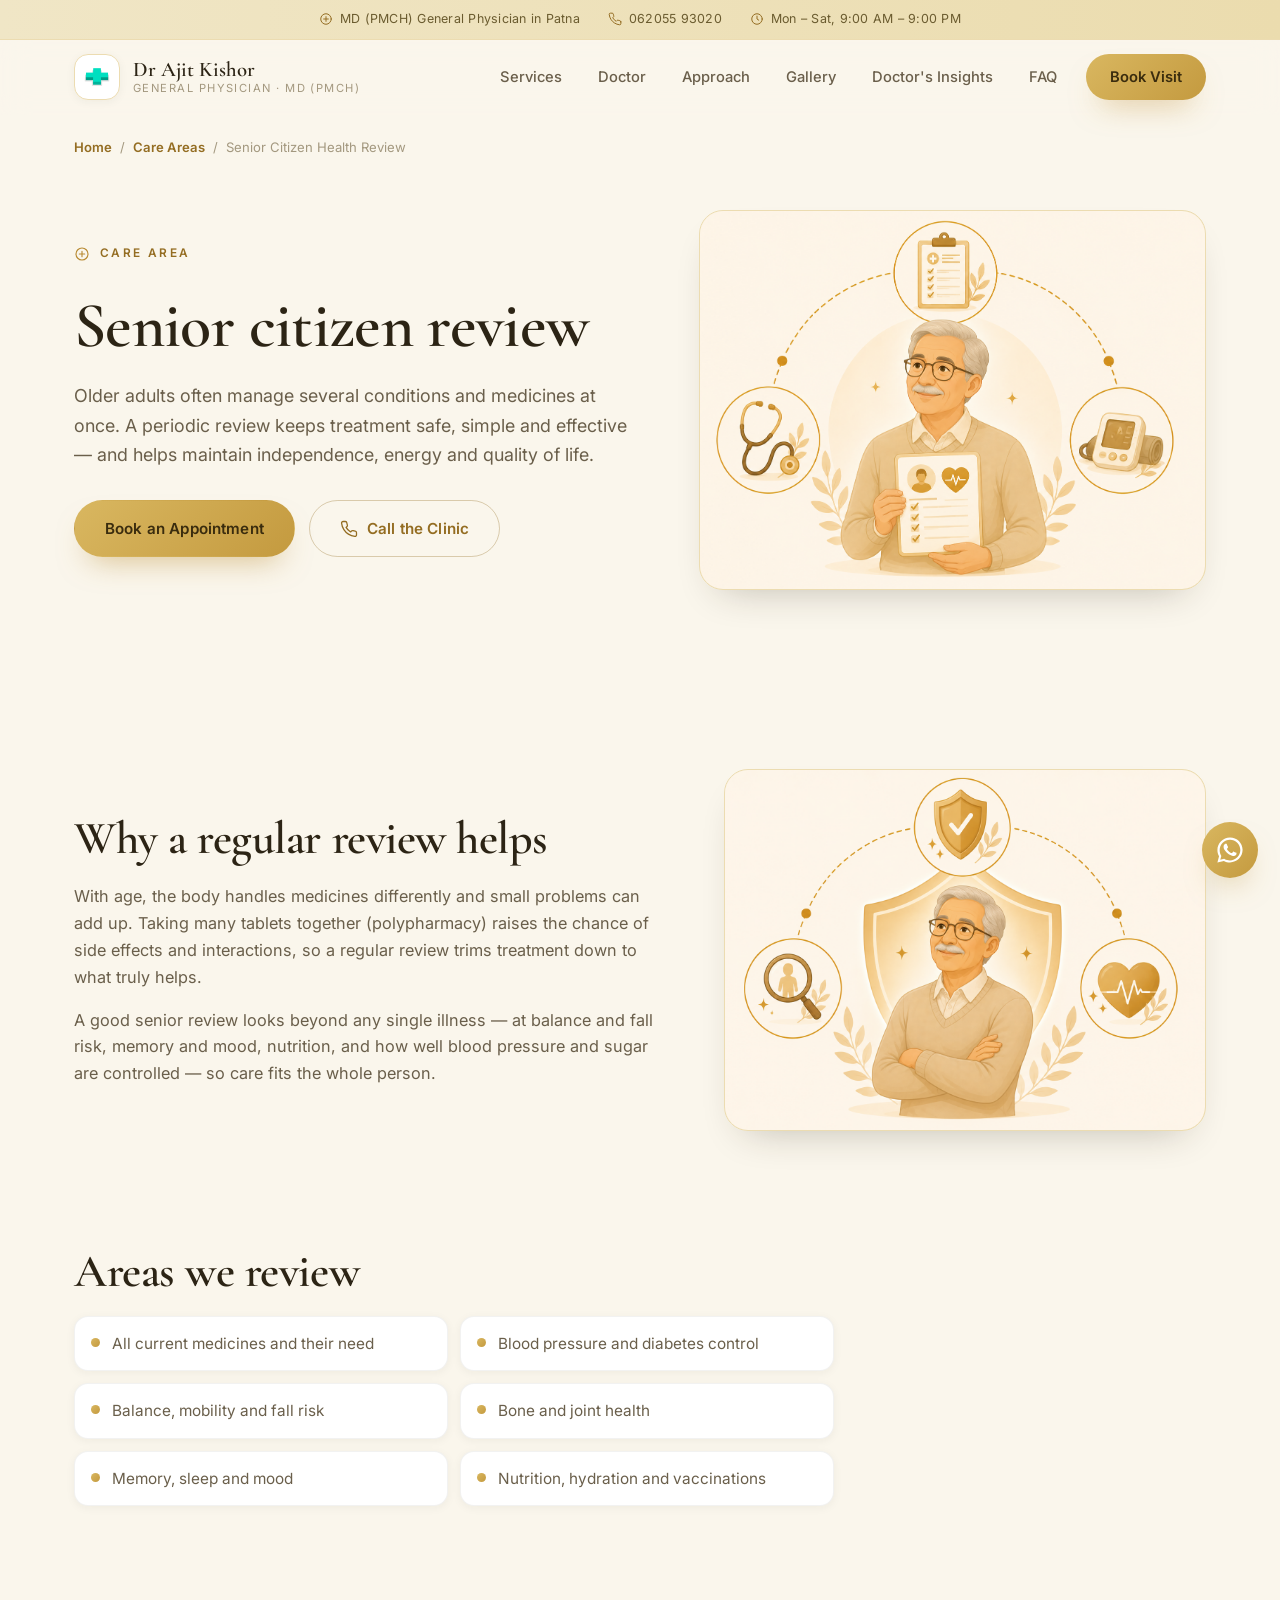
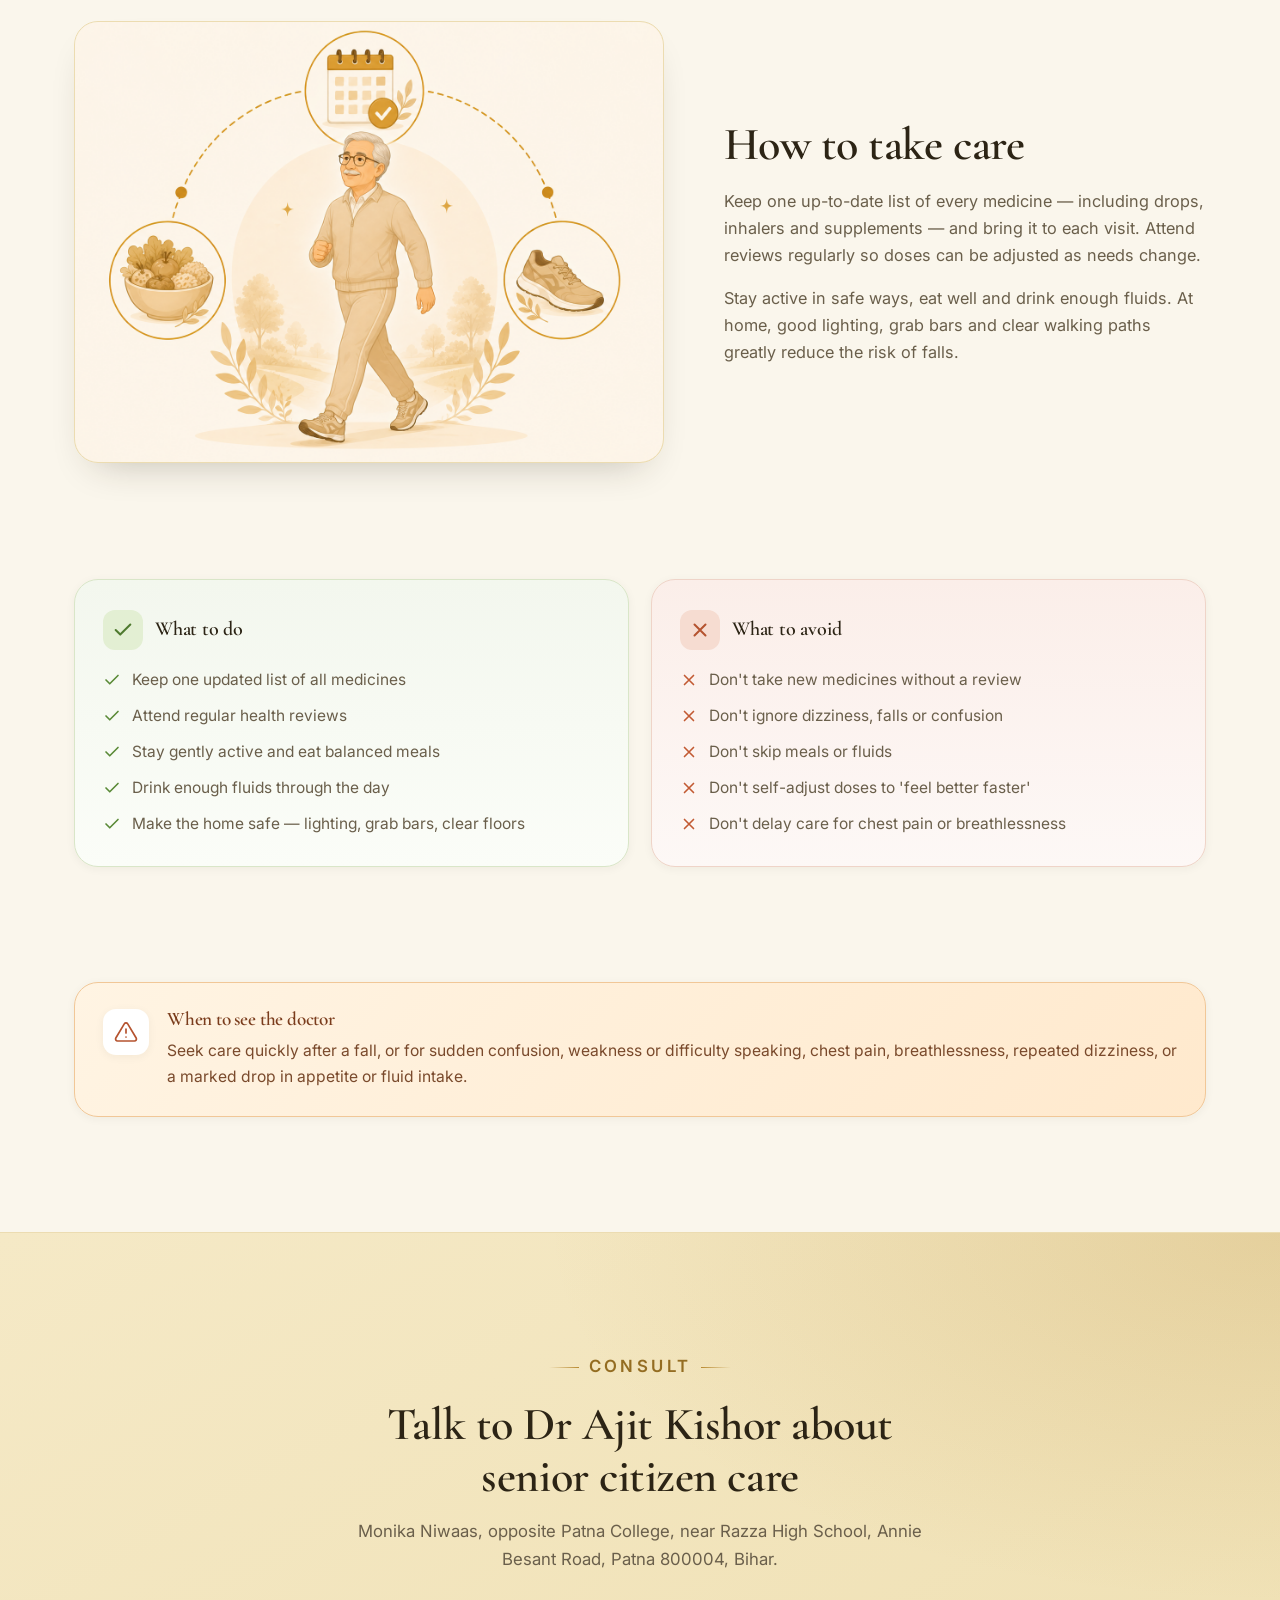
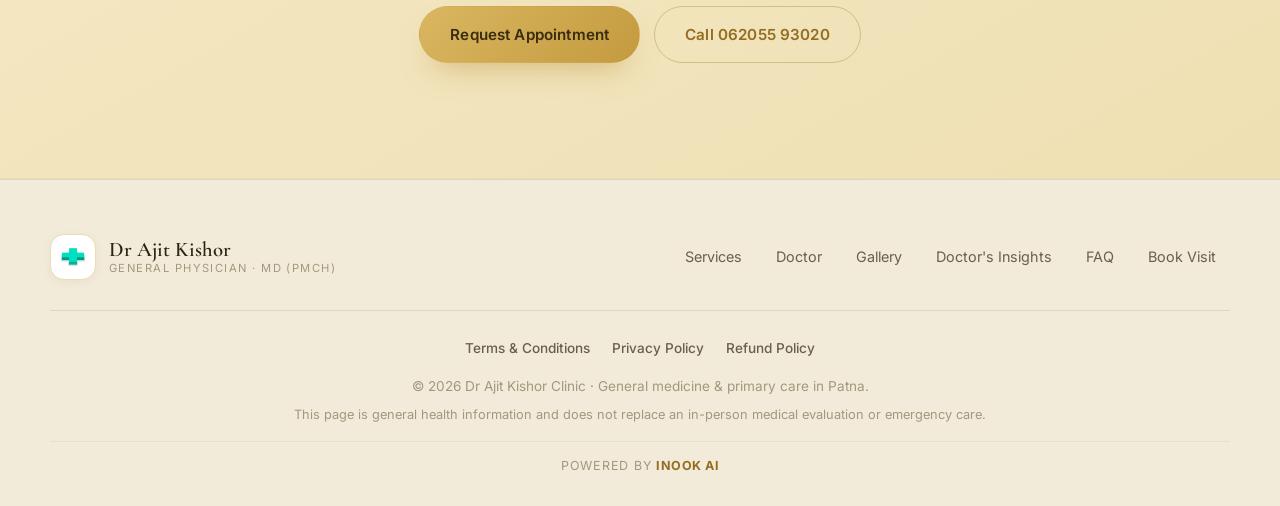
<file: care-seniors.html>
<!DOCTYPE html>
<html lang="en">
  <head>
    <meta charset="UTF-8" />
    <meta name="viewport" content="width=device-width, initial-scale=1.0" />
    <title>Senior Citizen Health Review | Dr Ajit Kishor, General Physician in Patna</title>
    <meta name="description" content="Senior citizen health review in Patna — medication review, fall prevention, diabetes and BP control, with practical do's and don'ts for older adults." />
    <meta name="robots" content="index, follow, max-image-preview:large" />
    <meta name="author" content="Dr Ajit Kishor" />
    <meta name="theme-color" content="#f6f4ef" />
    <link rel="canonical" href="https://www.drajitkishor.com/care-seniors.html" />
    <meta property="og:type" content="article" />
    <meta property="og:site_name" content="Dr Ajit Kishor Clinic" />
    <meta property="og:title" content="Senior Citizen Health Review | Dr Ajit Kishor, Patna" />
    <meta property="og:description" content="Senior citizen health review in Patna — medication review, fall prevention, diabetes and BP control, with practical do's and don'ts for older adults." />
    <meta property="og:url" content="https://www.drajitkishor.com/care-seniors.html" />
    <meta property="og:locale" content="en_IN" />
    <link rel="icon" type="image/png" href="assets/clinic-logo.png" />
    <link rel="preconnect" href="https://fonts.googleapis.com" />
    <link rel="preconnect" href="https://fonts.gstatic.com" crossorigin />
    <link href="https://fonts.googleapis.com/css2?family=Cormorant+Garamond:wght@500;600;700&family=Inter:wght@400;500;600;700&display=swap" rel="stylesheet" />
    <link rel="stylesheet" href="styles.css" />
    <script type="application/ld+json">
      {"@context":"https://schema.org","@type":"FAQPage","mainEntity":[{"@type":"Question","name":"What does Dr Ajit Kishor help with for senior citizen care?","acceptedAnswer":{"@type":"Answer","text":"Older adults often manage several conditions and medicines at once. A periodic review keeps treatment safe, simple and effective — and helps maintain independence, energy and quality of life."}},{"@type":"Question","name":"When should I see a doctor for senior citizen care?","acceptedAnswer":{"@type":"Answer","text":"Seek care quickly after a fall, or for sudden confusion, weakness or difficulty speaking, chest pain, breathlessness, repeated dizziness, or a marked drop in appetite or fluid intake."}}]}
    </script>
  </head>
  <body>
    <a class="skip-link" href="#main">Skip to content</a>
    <div class="top-strip" aria-label="Clinic quick information">
      <span class="strip-item"><svg class="ico" viewBox="0 0 24 24" aria-hidden="true"><circle cx="12" cy="12" r="9"/><path d="M12 8v8M8 12h8"/></svg> MD (PMCH) General Physician in Patna</span>
      <a class="strip-item" href="tel:+916205593020"><svg class="ico" viewBox="0 0 24 24" aria-hidden="true"><path d="M22 16.92v3a2 2 0 0 1-2.18 2 19.8 19.8 0 0 1-8.63-3.07 19.5 19.5 0 0 1-6-6A19.8 19.8 0 0 1 2.09 4.18 2 2 0 0 1 4.11 2h3a2 2 0 0 1 2 1.72c.13.96.36 1.9.7 2.81a2 2 0 0 1-.45 2.11L8.09 9.91a16 16 0 0 0 6 6l1.27-1.27a2 2 0 0 1 2.11-.45c.91.34 1.85.57 2.81.7A2 2 0 0 1 22 16.92z"/></svg> 062055 93020</a>
      <span class="strip-item"><svg class="ico" viewBox="0 0 24 24" aria-hidden="true"><circle cx="12" cy="12" r="9"/><path d="M12 7v5l3 2"/></svg> Mon – Sat, 9:00 AM – 9:00 PM</span>
    </div>
    <header class="site-header">
      <div class="header-inner">
        <a class="brand" href="index.html" aria-label="Dr Ajit Kishor Clinic home">
          <span class="brand-mark" aria-hidden="true"><img src="assets/clinic-logo.png" alt="" /></span>
          <span class="brand-copy"><strong>Dr Ajit Kishor</strong><small>General Physician · MD (PMCH)</small></span>
        </a>
        <button class="nav-toggle" type="button" aria-label="Open navigation" aria-expanded="false" aria-controls="primaryNavigation">
          <span></span><span></span><span></span>
        </button>
        <nav class="main-nav" id="primaryNavigation" aria-label="Primary navigation">
          <a href="index.html#services">Services</a>
          <a href="index.html#doctor">Doctor</a>
          <a href="index.html#approach">Approach</a>
          <a href="index.html#gallery">Gallery</a>
          <a href="insights.html">Doctor's Insights</a>
          <a href="index.html#faq">FAQ</a>
          <a class="header-cta" href="index.html#appointment">Book Visit</a>
        </nav>
      </div>
    </header>

    <nav class="breadcrumb" aria-label="Breadcrumb">
      <a href="index.html">Home</a> <span>/</span>
      <a href="index.html#services">Care Areas</a> <span>/</span>
      <span>Senior Citizen Health Review</span>
    </nav>

    <main id="main">
      <section class="condition-hero">
        <div class="condition-hero-grid">
          <div class="reveal">
            <p class="eyebrow"><svg class="ico" viewBox="0 0 24 24" aria-hidden="true"><circle cx="12" cy="12" r="9"/><path d="M12 8v8M8 12h8"/></svg> Care Area</p>
            <h1>Senior citizen review</h1>
            <p class="condition-lead">Older adults often manage several conditions and medicines at once. A periodic review keeps treatment safe, simple and effective — and helps maintain independence, energy and quality of life.</p>
            <div class="condition-hero-actions">
              <a class="btn primary" href="index.html#appointment">Book an Appointment</a>
              <a class="btn ghost" href="tel:+916205593020"><svg class="ico" viewBox="0 0 24 24" aria-hidden="true"><path d="M22 16.92v3a2 2 0 0 1-2.18 2 19.8 19.8 0 0 1-8.63-3.07 19.5 19.5 0 0 1-6-6A19.8 19.8 0 0 1 2.09 4.18 2 2 0 0 1 4.11 2h3a2 2 0 0 1 2 1.72c.13.96.36 1.9.7 2.81a2 2 0 0 1-.45 2.11L8.09 9.91a16 16 0 0 0 6 6l1.27-1.27a2 2 0 0 1 2.11-.45c.91.34 1.85.57 2.81.7A2 2 0 0 1 22 16.92z"/></svg> Call the Clinic</a>
            </div>
          </div>
          <div class="reveal">
            <figure class="ph-figure ">
            <img src="assets/care-seniors-hero.png" alt="Senior Citizen Health Review — Dr Ajit Kishor Clinic, Patna" loading="lazy" onerror="this.closest('.ph-figure').classList.add('is-empty')" />
            <span class="ph-icon"><svg class="ico" viewBox="0 0 24 24" aria-hidden="true"><rect x="3" y="3" width="18" height="18" rx="2"/><circle cx="8.5" cy="8.5" r="1.5"/><path d="m21 15-5-5L5 21"/></svg><span>Image coming soon</span></span>
          </figure>
          </div>
        </div>
      </section>

      <section class="section care-section">
        <div class="care-split reveal">
          <div class="care-prose">
            <h2>Why a regular review helps</h2>
            <p>With age, the body handles medicines differently and small problems can add up. Taking many tablets together (polypharmacy) raises the chance of side effects and interactions, so a regular review trims treatment down to what truly helps.</p>
            <p>A good senior review looks beyond any single illness — at balance and fall risk, memory and mood, nutrition, and how well blood pressure and sugar are controlled — so care fits the whole person.</p>
          </div>
          <div><figure class="ph-figure ">
            <img src="assets/care-seniors-1.png" alt="Senior Citizen Health Review information illustration" loading="lazy" onerror="this.closest('.ph-figure').classList.add('is-empty')" />
            <span class="ph-icon"><svg class="ico" viewBox="0 0 24 24" aria-hidden="true"><rect x="3" y="3" width="18" height="18" rx="2"/><circle cx="8.5" cy="8.5" r="1.5"/><path d="m21 15-5-5L5 21"/></svg><span>Image coming soon</span></span>
          </figure></div>
        </div>
      </section>

      <section class="section care-section" style="padding-top:0;">
        <div class="reveal">
          <h2>Areas we review</h2>
          <ul class="symptom-list">
          <li><span class="dot" aria-hidden="true"></span>All current medicines and their need</li>
          <li><span class="dot" aria-hidden="true"></span>Blood pressure and diabetes control</li>
          <li><span class="dot" aria-hidden="true"></span>Balance, mobility and fall risk</li>
          <li><span class="dot" aria-hidden="true"></span>Bone and joint health</li>
          <li><span class="dot" aria-hidden="true"></span>Memory, sleep and mood</li>
          <li><span class="dot" aria-hidden="true"></span>Nutrition, hydration and vaccinations</li>
          </ul>
        </div>
      </section>

      <section class="section care-section" style="padding-top:0;">
        <div class="care-split reverse reveal">
          <div class="care-prose">
            <h2>How to take care</h2>
            <p>Keep one up-to-date list of every medicine — including drops, inhalers and supplements — and bring it to each visit. Attend reviews regularly so doses can be adjusted as needs change.</p>
            <p>Stay active in safe ways, eat well and drink enough fluids. At home, good lighting, grab bars and clear walking paths greatly reduce the risk of falls.</p>
          </div>
          <div><figure class="ph-figure ">
            <img src="assets/care-seniors-2.png" alt="Senior Citizen Health Review care illustration" loading="lazy" onerror="this.closest('.ph-figure').classList.add('is-empty')" />
            <span class="ph-icon"><svg class="ico" viewBox="0 0 24 24" aria-hidden="true"><rect x="3" y="3" width="18" height="18" rx="2"/><circle cx="8.5" cy="8.5" r="1.5"/><path d="m21 15-5-5L5 21"/></svg><span>Image coming soon</span></span>
          </figure></div>
        </div>
      </section>

      <section class="section care-section" style="padding-top:0;">
        <div class="dos-donts reveal">
          <div class="dd-card do">
            <div class="dd-head"><span class="dd-badge"><svg class="ico" viewBox="0 0 24 24" aria-hidden="true"><path d="M20 6 9 17l-5-5"/></svg></span><h3>What to do</h3></div>
            <ul class="dd-list">
            <li><svg class="ico" viewBox="0 0 24 24" aria-hidden="true"><path d="M20 6 9 17l-5-5"/></svg><span>Keep one updated list of all medicines</span></li>
            <li><svg class="ico" viewBox="0 0 24 24" aria-hidden="true"><path d="M20 6 9 17l-5-5"/></svg><span>Attend regular health reviews</span></li>
            <li><svg class="ico" viewBox="0 0 24 24" aria-hidden="true"><path d="M20 6 9 17l-5-5"/></svg><span>Stay gently active and eat balanced meals</span></li>
            <li><svg class="ico" viewBox="0 0 24 24" aria-hidden="true"><path d="M20 6 9 17l-5-5"/></svg><span>Drink enough fluids through the day</span></li>
            <li><svg class="ico" viewBox="0 0 24 24" aria-hidden="true"><path d="M20 6 9 17l-5-5"/></svg><span>Make the home safe — lighting, grab bars, clear floors</span></li>
            </ul>
          </div>
          <div class="dd-card dont">
            <div class="dd-head"><span class="dd-badge"><svg class="ico" viewBox="0 0 24 24" aria-hidden="true"><path d="M18 6 6 18M6 6l12 12"/></svg></span><h3>What to avoid</h3></div>
            <ul class="dd-list">
            <li><svg class="ico" viewBox="0 0 24 24" aria-hidden="true"><path d="M18 6 6 18M6 6l12 12"/></svg><span>Don't take new medicines without a review</span></li>
            <li><svg class="ico" viewBox="0 0 24 24" aria-hidden="true"><path d="M18 6 6 18M6 6l12 12"/></svg><span>Don't ignore dizziness, falls or confusion</span></li>
            <li><svg class="ico" viewBox="0 0 24 24" aria-hidden="true"><path d="M18 6 6 18M6 6l12 12"/></svg><span>Don't skip meals or fluids</span></li>
            <li><svg class="ico" viewBox="0 0 24 24" aria-hidden="true"><path d="M18 6 6 18M6 6l12 12"/></svg><span>Don't self-adjust doses to 'feel better faster'</span></li>
            <li><svg class="ico" viewBox="0 0 24 24" aria-hidden="true"><path d="M18 6 6 18M6 6l12 12"/></svg><span>Don't delay care for chest pain or breathlessness</span></li>
            </ul>
          </div>
        </div>
      </section>

      <section class="section care-section" style="padding-top:0;">
        <div class="care-callout reveal">
          <span class="callout-icon"><svg class="ico" viewBox="0 0 24 24" aria-hidden="true"><path d="M10.29 3.86 1.82 18a2 2 0 0 0 1.71 3h16.94a2 2 0 0 0 1.71-3L13.71 3.86a2 2 0 0 0-3.42 0z"/><path d="M12 9v4M12 17h.01"/></svg></span>
          <div>
            <h3>When to see the doctor</h3>
            <p>Seek care quickly after a fall, or for sudden confusion, weakness or difficulty speaking, chest pain, breathlessness, repeated dizziness, or a marked drop in appetite or fluid intake.</p>
          </div>
        </div>
      </section>

      <section class="contact-section">
        <div class="contact-inner reveal">
          <p class="eyebrow center light"><span class="eyebrow-line"></span> Consult <span class="eyebrow-line"></span></p>
          <h2>Talk to Dr Ajit Kishor about senior citizen care</h2>
          <p>Monika Niwaas, opposite Patna College, near Razza High School, Annie Besant Road, Patna 800004, Bihar.</p>
          <div class="contact-actions">
            <a class="btn primary" href="index.html#appointment">Request Appointment</a>
            <a class="btn ghost" href="tel:+916205593020">Call 062055 93020</a>
          </div>
        </div>
      </section>
    </main>

    <footer class="site-footer">
      <div class="footer-inner">
        <a class="brand footer-brand" href="index.html" aria-label="Dr Ajit Kishor Clinic home">
          <span class="brand-mark" aria-hidden="true"><img src="assets/clinic-logo.png" alt="" /></span>
          <span class="brand-copy"><strong>Dr Ajit Kishor</strong><small>General Physician · MD (PMCH)</small></span>
        </a>
        <nav class="footer-nav" aria-label="Footer navigation">
          <a href="index.html#services">Services</a>
          <a href="index.html#doctor">Doctor</a>
          <a href="index.html#gallery">Gallery</a>
          <a href="insights.html">Doctor's Insights</a>
          <a href="index.html#faq">FAQ</a>
          <a href="index.html#appointment">Book Visit</a>
        </nav>
      </div>
      <div class="footer-base">
        <nav class="footer-legal" aria-label="Legal">
          <a href="terms.html">Terms &amp; Conditions</a>
          <a href="privacy.html">Privacy Policy</a>
          <a href="refund.html">Refund Policy</a>
        </nav>
        <p>&copy; 2026 Dr Ajit Kishor Clinic · General medicine &amp; primary care in Patna.</p>
        <p class="disclaimer">This page is general health information and does not replace an in-person medical evaluation or emergency care.</p>
        <p class="footer-wordmark">Powered by <a href="https://www.inook.in/#home" target="_blank" rel="noopener"><strong>Inook AI</strong></a></p>
      </div>
    </footer>
    <a class="whatsapp-fab" href="https://wa.me/916205593020?text=Hello%20Dr%20Ajit%20Kishor%20Clinic%2C%20I%20want%20to%20book%20a%20consultation." aria-label="Chat on WhatsApp">
      <svg viewBox="0 0 32 32" width="26" height="26" aria-hidden="true" fill="currentColor"><path d="M16 .5C7.4.5.5 7.4.5 16c0 2.8.7 5.4 2 7.7L.5 31.5l8-2.1c2.2 1.2 4.8 1.9 7.5 1.9 8.6 0 15.5-6.9 15.5-15.5S24.6.5 16 .5zm0 28.3c-2.4 0-4.7-.6-6.7-1.8l-.5-.3-4.8 1.3 1.3-4.6-.3-.5C3.9 20.8 3.3 18.4 3.3 16 3.3 9 9 3.3 16 3.3S28.7 9 28.7 16 23 28.8 16 28.8zm7.4-9.5c-.4-.2-2.4-1.2-2.7-1.3-.4-.1-.6-.2-.9.2-.3.4-1 1.3-1.2 1.5-.2.2-.4.3-.8.1-.4-.2-1.7-.6-3.2-2-1.2-1-2-2.4-2.2-2.8-.2-.4 0-.6.2-.8.2-.2.4-.4.5-.7.2-.2.2-.4.4-.7.1-.3.1-.5 0-.7-.1-.2-.9-2.2-1.3-3-.3-.8-.7-.7-.9-.7h-.8c-.3 0-.7.1-1 .5-.4.4-1.4 1.3-1.4 3.3s1.4 3.8 1.6 4.1c.2.3 2.8 4.3 6.8 6 .9.4 1.7.6 2.2.8.9.3 1.8.2 2.4.2.7-.1 2.4-1 2.7-1.9.3-.9.3-1.7.2-1.9-.1-.2-.3-.3-.7-.5z"/></svg>
    </a>
    <script src="script.js"></script>
  </body>
</html>
</file>
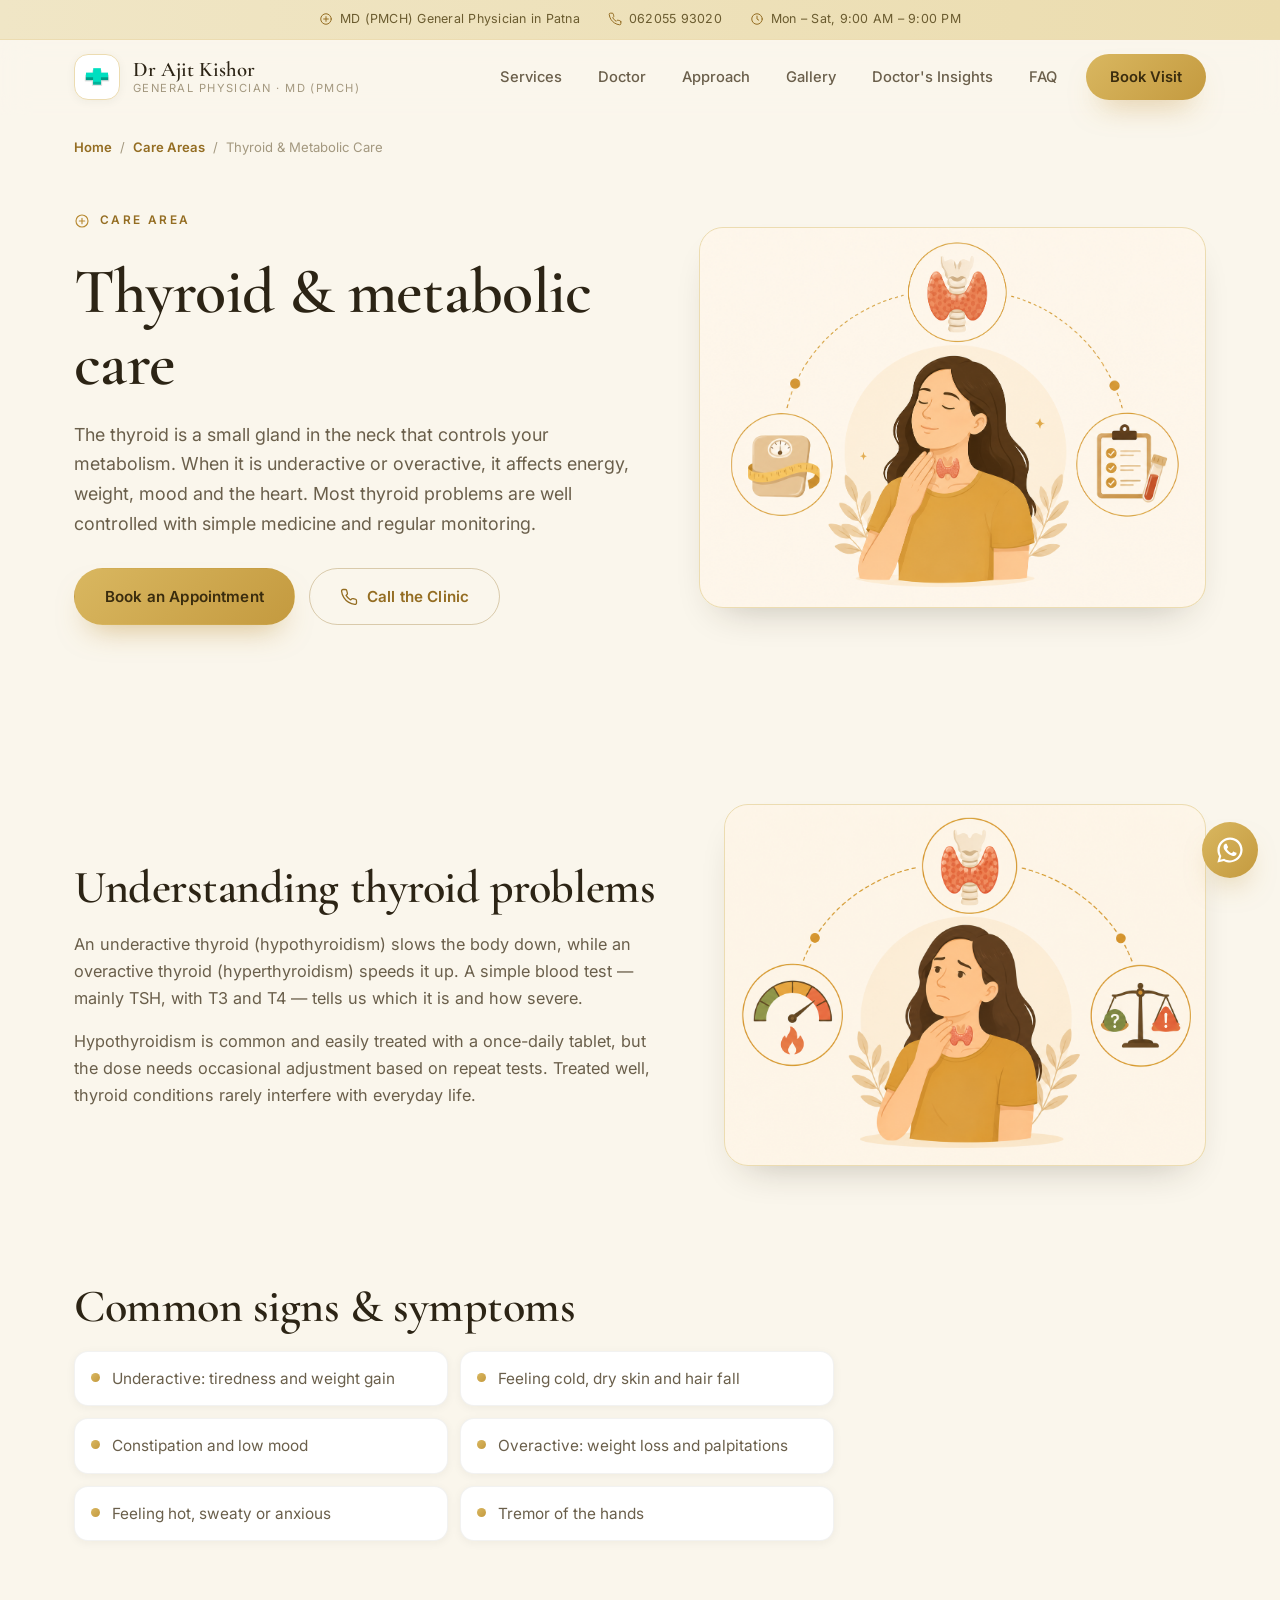
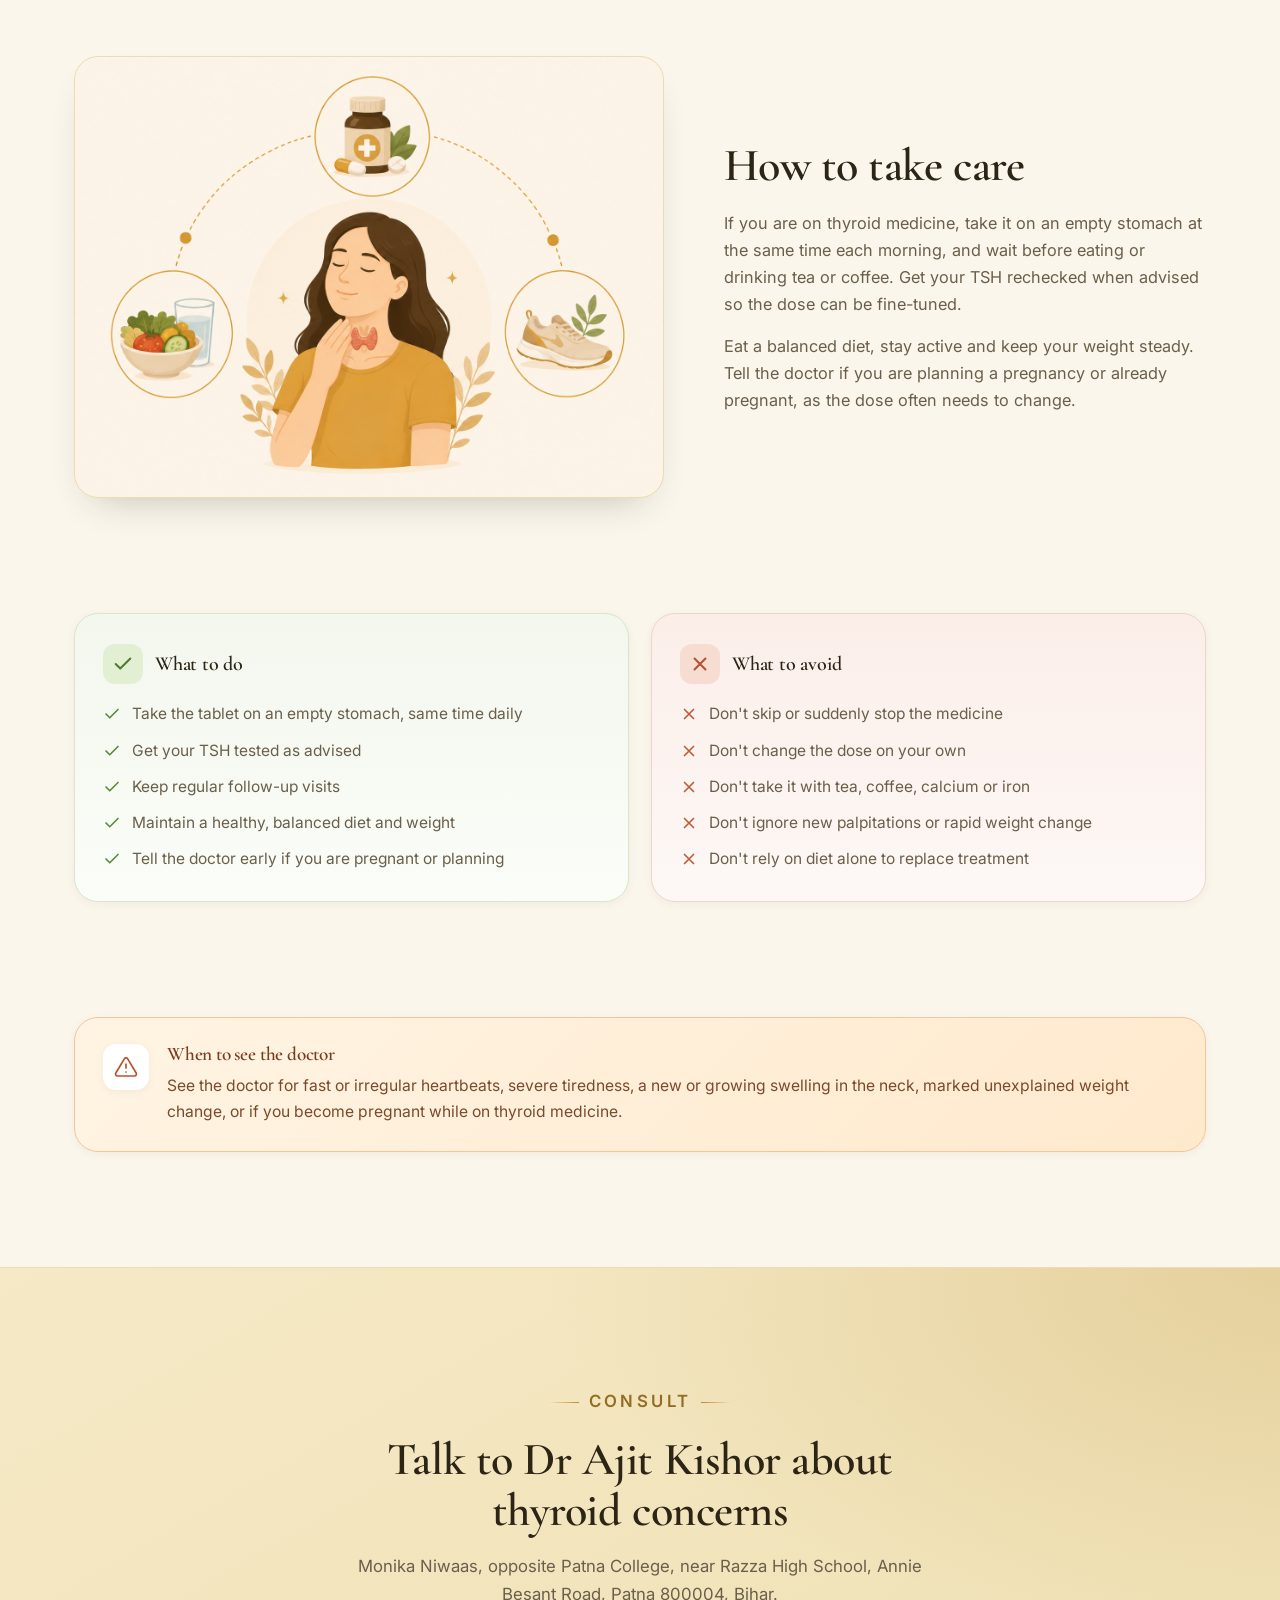
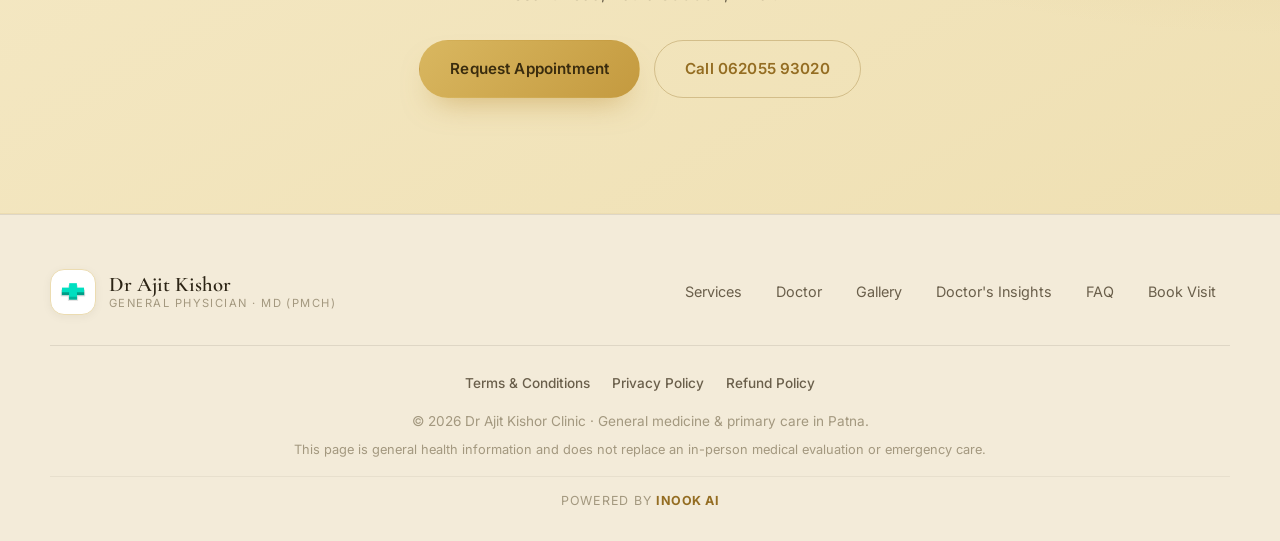
<file: care-thyroid.html>
<!DOCTYPE html>
<html lang="en">
  <head>
    <meta charset="UTF-8" />
    <meta name="viewport" content="width=device-width, initial-scale=1.0" />
    <title>Thyroid & Metabolic Care | Dr Ajit Kishor, General Physician in Patna</title>
    <meta name="description" content="Thyroid care in Patna — hypothyroid and hyperthyroid symptoms, how to take thyroid medicine, do's and don'ts, and when to review with a physician." />
    <meta name="robots" content="index, follow, max-image-preview:large" />
    <meta name="author" content="Dr Ajit Kishor" />
    <meta name="theme-color" content="#f6f4ef" />
    <link rel="canonical" href="https://www.drajitkishor.com/care-thyroid.html" />
    <meta property="og:type" content="article" />
    <meta property="og:site_name" content="Dr Ajit Kishor Clinic" />
    <meta property="og:title" content="Thyroid & Metabolic Care | Dr Ajit Kishor, Patna" />
    <meta property="og:description" content="Thyroid care in Patna — hypothyroid and hyperthyroid symptoms, how to take thyroid medicine, do's and don'ts, and when to review with a physician." />
    <meta property="og:url" content="https://www.drajitkishor.com/care-thyroid.html" />
    <meta property="og:locale" content="en_IN" />
    <link rel="icon" type="image/png" href="assets/clinic-logo.png" />
    <link rel="preconnect" href="https://fonts.googleapis.com" />
    <link rel="preconnect" href="https://fonts.gstatic.com" crossorigin />
    <link href="https://fonts.googleapis.com/css2?family=Cormorant+Garamond:wght@500;600;700&family=Inter:wght@400;500;600;700&display=swap" rel="stylesheet" />
    <link rel="stylesheet" href="styles.css" />
    <script type="application/ld+json">
      {"@context":"https://schema.org","@type":"FAQPage","mainEntity":[{"@type":"Question","name":"What does Dr Ajit Kishor help with for thyroid concerns?","acceptedAnswer":{"@type":"Answer","text":"The thyroid is a small gland in the neck that controls your metabolism. When it is underactive or overactive, it affects energy, weight, mood and the heart. Most thyroid problems are well controlled with simple medicine and regular monitoring."}},{"@type":"Question","name":"When should I see a doctor for thyroid concerns?","acceptedAnswer":{"@type":"Answer","text":"See the doctor for fast or irregular heartbeats, severe tiredness, a new or growing swelling in the neck, marked unexplained weight change, or if you become pregnant while on thyroid medicine."}}]}
    </script>
  </head>
  <body>
    <a class="skip-link" href="#main">Skip to content</a>
    <div class="top-strip" aria-label="Clinic quick information">
      <span class="strip-item"><svg class="ico" viewBox="0 0 24 24" aria-hidden="true"><circle cx="12" cy="12" r="9"/><path d="M12 8v8M8 12h8"/></svg> MD (PMCH) General Physician in Patna</span>
      <a class="strip-item" href="tel:+916205593020"><svg class="ico" viewBox="0 0 24 24" aria-hidden="true"><path d="M22 16.92v3a2 2 0 0 1-2.18 2 19.8 19.8 0 0 1-8.63-3.07 19.5 19.5 0 0 1-6-6A19.8 19.8 0 0 1 2.09 4.18 2 2 0 0 1 4.11 2h3a2 2 0 0 1 2 1.72c.13.96.36 1.9.7 2.81a2 2 0 0 1-.45 2.11L8.09 9.91a16 16 0 0 0 6 6l1.27-1.27a2 2 0 0 1 2.11-.45c.91.34 1.85.57 2.81.7A2 2 0 0 1 22 16.92z"/></svg> 062055 93020</a>
      <span class="strip-item"><svg class="ico" viewBox="0 0 24 24" aria-hidden="true"><circle cx="12" cy="12" r="9"/><path d="M12 7v5l3 2"/></svg> Mon – Sat, 9:00 AM – 9:00 PM</span>
    </div>
    <header class="site-header">
      <div class="header-inner">
        <a class="brand" href="index.html" aria-label="Dr Ajit Kishor Clinic home">
          <span class="brand-mark" aria-hidden="true"><img src="assets/clinic-logo.png" alt="" /></span>
          <span class="brand-copy"><strong>Dr Ajit Kishor</strong><small>General Physician · MD (PMCH)</small></span>
        </a>
        <button class="nav-toggle" type="button" aria-label="Open navigation" aria-expanded="false" aria-controls="primaryNavigation">
          <span></span><span></span><span></span>
        </button>
        <nav class="main-nav" id="primaryNavigation" aria-label="Primary navigation">
          <a href="index.html#services">Services</a>
          <a href="index.html#doctor">Doctor</a>
          <a href="index.html#approach">Approach</a>
          <a href="index.html#gallery">Gallery</a>
          <a href="insights.html">Doctor's Insights</a>
          <a href="index.html#faq">FAQ</a>
          <a class="header-cta" href="index.html#appointment">Book Visit</a>
        </nav>
      </div>
    </header>

    <nav class="breadcrumb" aria-label="Breadcrumb">
      <a href="index.html">Home</a> <span>/</span>
      <a href="index.html#services">Care Areas</a> <span>/</span>
      <span>Thyroid & Metabolic Care</span>
    </nav>

    <main id="main">
      <section class="condition-hero">
        <div class="condition-hero-grid">
          <div class="reveal">
            <p class="eyebrow"><svg class="ico" viewBox="0 0 24 24" aria-hidden="true"><circle cx="12" cy="12" r="9"/><path d="M12 8v8M8 12h8"/></svg> Care Area</p>
            <h1>Thyroid &amp; metabolic care</h1>
            <p class="condition-lead">The thyroid is a small gland in the neck that controls your metabolism. When it is underactive or overactive, it affects energy, weight, mood and the heart. Most thyroid problems are well controlled with simple medicine and regular monitoring.</p>
            <div class="condition-hero-actions">
              <a class="btn primary" href="index.html#appointment">Book an Appointment</a>
              <a class="btn ghost" href="tel:+916205593020"><svg class="ico" viewBox="0 0 24 24" aria-hidden="true"><path d="M22 16.92v3a2 2 0 0 1-2.18 2 19.8 19.8 0 0 1-8.63-3.07 19.5 19.5 0 0 1-6-6A19.8 19.8 0 0 1 2.09 4.18 2 2 0 0 1 4.11 2h3a2 2 0 0 1 2 1.72c.13.96.36 1.9.7 2.81a2 2 0 0 1-.45 2.11L8.09 9.91a16 16 0 0 0 6 6l1.27-1.27a2 2 0 0 1 2.11-.45c.91.34 1.85.57 2.81.7A2 2 0 0 1 22 16.92z"/></svg> Call the Clinic</a>
            </div>
          </div>
          <div class="reveal">
            <figure class="ph-figure ">
            <img src="assets/care-thyroid-hero.png" alt="Thyroid & Metabolic Care — Dr Ajit Kishor Clinic, Patna" loading="lazy" onerror="this.closest('.ph-figure').classList.add('is-empty')" />
            <span class="ph-icon"><svg class="ico" viewBox="0 0 24 24" aria-hidden="true"><rect x="3" y="3" width="18" height="18" rx="2"/><circle cx="8.5" cy="8.5" r="1.5"/><path d="m21 15-5-5L5 21"/></svg><span>Image coming soon</span></span>
          </figure>
          </div>
        </div>
      </section>

      <section class="section care-section">
        <div class="care-split reveal">
          <div class="care-prose">
            <h2>Understanding thyroid problems</h2>
            <p>An underactive thyroid (hypothyroidism) slows the body down, while an overactive thyroid (hyperthyroidism) speeds it up. A simple blood test — mainly TSH, with T3 and T4 — tells us which it is and how severe.</p>
            <p>Hypothyroidism is common and easily treated with a once-daily tablet, but the dose needs occasional adjustment based on repeat tests. Treated well, thyroid conditions rarely interfere with everyday life.</p>
          </div>
          <div><figure class="ph-figure ">
            <img src="assets/care-thyroid-1.png" alt="Thyroid & Metabolic Care information illustration" loading="lazy" onerror="this.closest('.ph-figure').classList.add('is-empty')" />
            <span class="ph-icon"><svg class="ico" viewBox="0 0 24 24" aria-hidden="true"><rect x="3" y="3" width="18" height="18" rx="2"/><circle cx="8.5" cy="8.5" r="1.5"/><path d="m21 15-5-5L5 21"/></svg><span>Image coming soon</span></span>
          </figure></div>
        </div>
      </section>

      <section class="section care-section" style="padding-top:0;">
        <div class="reveal">
          <h2>Common signs &amp; symptoms</h2>
          <ul class="symptom-list">
          <li><span class="dot" aria-hidden="true"></span>Underactive: tiredness and weight gain</li>
          <li><span class="dot" aria-hidden="true"></span>Feeling cold, dry skin and hair fall</li>
          <li><span class="dot" aria-hidden="true"></span>Constipation and low mood</li>
          <li><span class="dot" aria-hidden="true"></span>Overactive: weight loss and palpitations</li>
          <li><span class="dot" aria-hidden="true"></span>Feeling hot, sweaty or anxious</li>
          <li><span class="dot" aria-hidden="true"></span>Tremor of the hands</li>
          </ul>
        </div>
      </section>

      <section class="section care-section" style="padding-top:0;">
        <div class="care-split reverse reveal">
          <div class="care-prose">
            <h2>How to take care</h2>
            <p>If you are on thyroid medicine, take it on an empty stomach at the same time each morning, and wait before eating or drinking tea or coffee. Get your TSH rechecked when advised so the dose can be fine-tuned.</p>
            <p>Eat a balanced diet, stay active and keep your weight steady. Tell the doctor if you are planning a pregnancy or already pregnant, as the dose often needs to change.</p>
          </div>
          <div><figure class="ph-figure ">
            <img src="assets/care-thyroid-2.png" alt="Thyroid & Metabolic Care care illustration" loading="lazy" onerror="this.closest('.ph-figure').classList.add('is-empty')" />
            <span class="ph-icon"><svg class="ico" viewBox="0 0 24 24" aria-hidden="true"><rect x="3" y="3" width="18" height="18" rx="2"/><circle cx="8.5" cy="8.5" r="1.5"/><path d="m21 15-5-5L5 21"/></svg><span>Image coming soon</span></span>
          </figure></div>
        </div>
      </section>

      <section class="section care-section" style="padding-top:0;">
        <div class="dos-donts reveal">
          <div class="dd-card do">
            <div class="dd-head"><span class="dd-badge"><svg class="ico" viewBox="0 0 24 24" aria-hidden="true"><path d="M20 6 9 17l-5-5"/></svg></span><h3>What to do</h3></div>
            <ul class="dd-list">
            <li><svg class="ico" viewBox="0 0 24 24" aria-hidden="true"><path d="M20 6 9 17l-5-5"/></svg><span>Take the tablet on an empty stomach, same time daily</span></li>
            <li><svg class="ico" viewBox="0 0 24 24" aria-hidden="true"><path d="M20 6 9 17l-5-5"/></svg><span>Get your TSH tested as advised</span></li>
            <li><svg class="ico" viewBox="0 0 24 24" aria-hidden="true"><path d="M20 6 9 17l-5-5"/></svg><span>Keep regular follow-up visits</span></li>
            <li><svg class="ico" viewBox="0 0 24 24" aria-hidden="true"><path d="M20 6 9 17l-5-5"/></svg><span>Maintain a healthy, balanced diet and weight</span></li>
            <li><svg class="ico" viewBox="0 0 24 24" aria-hidden="true"><path d="M20 6 9 17l-5-5"/></svg><span>Tell the doctor early if you are pregnant or planning</span></li>
            </ul>
          </div>
          <div class="dd-card dont">
            <div class="dd-head"><span class="dd-badge"><svg class="ico" viewBox="0 0 24 24" aria-hidden="true"><path d="M18 6 6 18M6 6l12 12"/></svg></span><h3>What to avoid</h3></div>
            <ul class="dd-list">
            <li><svg class="ico" viewBox="0 0 24 24" aria-hidden="true"><path d="M18 6 6 18M6 6l12 12"/></svg><span>Don't skip or suddenly stop the medicine</span></li>
            <li><svg class="ico" viewBox="0 0 24 24" aria-hidden="true"><path d="M18 6 6 18M6 6l12 12"/></svg><span>Don't change the dose on your own</span></li>
            <li><svg class="ico" viewBox="0 0 24 24" aria-hidden="true"><path d="M18 6 6 18M6 6l12 12"/></svg><span>Don't take it with tea, coffee, calcium or iron</span></li>
            <li><svg class="ico" viewBox="0 0 24 24" aria-hidden="true"><path d="M18 6 6 18M6 6l12 12"/></svg><span>Don't ignore new palpitations or rapid weight change</span></li>
            <li><svg class="ico" viewBox="0 0 24 24" aria-hidden="true"><path d="M18 6 6 18M6 6l12 12"/></svg><span>Don't rely on diet alone to replace treatment</span></li>
            </ul>
          </div>
        </div>
      </section>

      <section class="section care-section" style="padding-top:0;">
        <div class="care-callout reveal">
          <span class="callout-icon"><svg class="ico" viewBox="0 0 24 24" aria-hidden="true"><path d="M10.29 3.86 1.82 18a2 2 0 0 0 1.71 3h16.94a2 2 0 0 0 1.71-3L13.71 3.86a2 2 0 0 0-3.42 0z"/><path d="M12 9v4M12 17h.01"/></svg></span>
          <div>
            <h3>When to see the doctor</h3>
            <p>See the doctor for fast or irregular heartbeats, severe tiredness, a new or growing swelling in the neck, marked unexplained weight change, or if you become pregnant while on thyroid medicine.</p>
          </div>
        </div>
      </section>

      <section class="contact-section">
        <div class="contact-inner reveal">
          <p class="eyebrow center light"><span class="eyebrow-line"></span> Consult <span class="eyebrow-line"></span></p>
          <h2>Talk to Dr Ajit Kishor about thyroid concerns</h2>
          <p>Monika Niwaas, opposite Patna College, near Razza High School, Annie Besant Road, Patna 800004, Bihar.</p>
          <div class="contact-actions">
            <a class="btn primary" href="index.html#appointment">Request Appointment</a>
            <a class="btn ghost" href="tel:+916205593020">Call 062055 93020</a>
          </div>
        </div>
      </section>
    </main>

    <footer class="site-footer">
      <div class="footer-inner">
        <a class="brand footer-brand" href="index.html" aria-label="Dr Ajit Kishor Clinic home">
          <span class="brand-mark" aria-hidden="true"><img src="assets/clinic-logo.png" alt="" /></span>
          <span class="brand-copy"><strong>Dr Ajit Kishor</strong><small>General Physician · MD (PMCH)</small></span>
        </a>
        <nav class="footer-nav" aria-label="Footer navigation">
          <a href="index.html#services">Services</a>
          <a href="index.html#doctor">Doctor</a>
          <a href="index.html#gallery">Gallery</a>
          <a href="insights.html">Doctor's Insights</a>
          <a href="index.html#faq">FAQ</a>
          <a href="index.html#appointment">Book Visit</a>
        </nav>
      </div>
      <div class="footer-base">
        <nav class="footer-legal" aria-label="Legal">
          <a href="terms.html">Terms &amp; Conditions</a>
          <a href="privacy.html">Privacy Policy</a>
          <a href="refund.html">Refund Policy</a>
        </nav>
        <p>&copy; 2026 Dr Ajit Kishor Clinic · General medicine &amp; primary care in Patna.</p>
        <p class="disclaimer">This page is general health information and does not replace an in-person medical evaluation or emergency care.</p>
        <p class="footer-wordmark">Powered by <a href="https://www.inook.in/#home" target="_blank" rel="noopener"><strong>Inook AI</strong></a></p>
      </div>
    </footer>
    <a class="whatsapp-fab" href="https://wa.me/916205593020?text=Hello%20Dr%20Ajit%20Kishor%20Clinic%2C%20I%20want%20to%20book%20a%20consultation." aria-label="Chat on WhatsApp">
      <svg viewBox="0 0 32 32" width="26" height="26" aria-hidden="true" fill="currentColor"><path d="M16 .5C7.4.5.5 7.4.5 16c0 2.8.7 5.4 2 7.7L.5 31.5l8-2.1c2.2 1.2 4.8 1.9 7.5 1.9 8.6 0 15.5-6.9 15.5-15.5S24.6.5 16 .5zm0 28.3c-2.4 0-4.7-.6-6.7-1.8l-.5-.3-4.8 1.3 1.3-4.6-.3-.5C3.9 20.8 3.3 18.4 3.3 16 3.3 9 9 3.3 16 3.3S28.7 9 28.7 16 23 28.8 16 28.8zm7.4-9.5c-.4-.2-2.4-1.2-2.7-1.3-.4-.1-.6-.2-.9.2-.3.4-1 1.3-1.2 1.5-.2.2-.4.3-.8.1-.4-.2-1.7-.6-3.2-2-1.2-1-2-2.4-2.2-2.8-.2-.4 0-.6.2-.8.2-.2.4-.4.5-.7.2-.2.2-.4.4-.7.1-.3.1-.5 0-.7-.1-.2-.9-2.2-1.3-3-.3-.8-.7-.7-.9-.7h-.8c-.3 0-.7.1-1 .5-.4.4-1.4 1.3-1.4 3.3s1.4 3.8 1.6 4.1c.2.3 2.8 4.3 6.8 6 .9.4 1.7.6 2.2.8.9.3 1.8.2 2.4.2.7-.1 2.4-1 2.7-1.9.3-.9.3-1.7.2-1.9-.1-.2-.3-.3-.7-.5z"/></svg>
    </a>
    <script src="script.js"></script>
  </body>
</html>
</file>
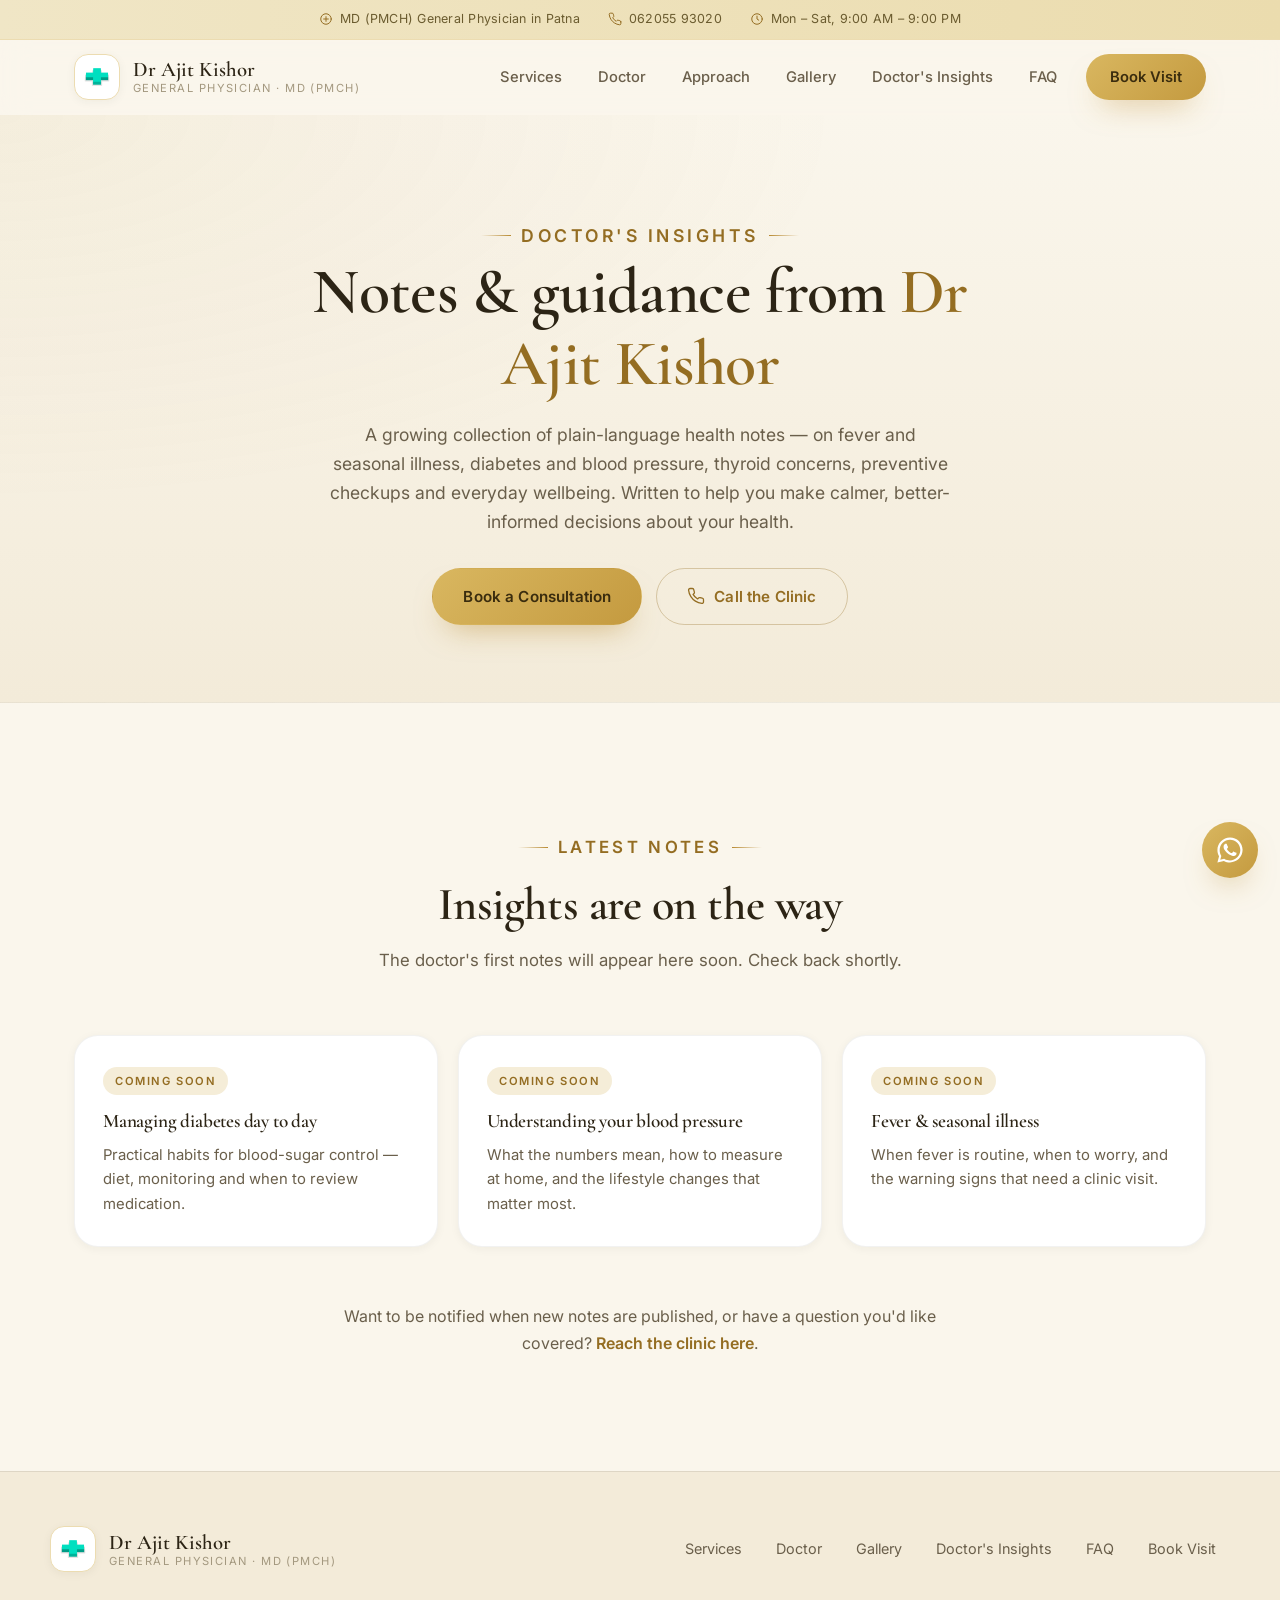
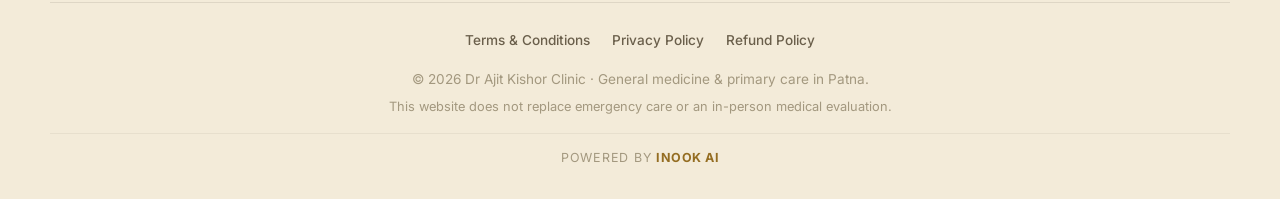
<file: insights.html>
<!DOCTYPE html>
<html lang="en">
  <head>
    <meta charset="UTF-8" />
    <meta name="viewport" content="width=device-width, initial-scale=1.0" />
    <title>Doctor's Insights | Dr Ajit Kishor, MD (PMCH), Patna</title>
    <meta
      name="description"
      content="Health notes and insights from Dr Ajit Kishor, MD (PMCH) general physician in Patna — practical guidance on fever, diabetes, blood pressure, thyroid and preventive care."
    />
    <meta name="robots" content="index, follow, max-image-preview:large" />
    <meta name="author" content="Dr Ajit Kishor" />
    <meta name="theme-color" content="#f6f4ef" />

    <link rel="canonical" href="https://www.drajitkishor.com/insights.html" />
    <meta property="og:type" content="website" />
    <meta property="og:site_name" content="Dr Ajit Kishor Clinic" />
    <meta property="og:title" content="Doctor's Insights | Dr Ajit Kishor, MD (PMCH)" />
    <meta
      property="og:description"
      content="Health notes and insights from Dr Ajit Kishor, MD (PMCH) general physician in Patna."
    />
    <meta property="og:url" content="https://www.drajitkishor.com/insights.html" />
    <meta property="og:locale" content="en_IN" />

    <link rel="icon" type="image/png" href="assets/clinic-logo.png" />
    <link rel="preconnect" href="https://fonts.googleapis.com" />
    <link rel="preconnect" href="https://fonts.gstatic.com" crossorigin />
    <link
      href="https://fonts.googleapis.com/css2?family=Cormorant+Garamond:wght@500;600;700&family=Inter:wght@400;500;600;700&display=swap"
      rel="stylesheet"
    />
    <link rel="stylesheet" href="styles.css" />
  </head>
  <body>
    <a class="skip-link" href="#main">Skip to content</a>

    <div class="top-strip" aria-label="Clinic quick information">
      <span class="strip-item">
        <svg class="ico" viewBox="0 0 24 24" aria-hidden="true"><circle cx="12" cy="12" r="9"/><path d="M12 8v8M8 12h8"/></svg>
        MD (PMCH) General Physician in Patna
      </span>
      <a class="strip-item" href="tel:+916205593020">
        <svg class="ico" viewBox="0 0 24 24" aria-hidden="true"><path d="M22 16.92v3a2 2 0 0 1-2.18 2 19.8 19.8 0 0 1-8.63-3.07 19.5 19.5 0 0 1-6-6A19.8 19.8 0 0 1 2.09 4.18 2 2 0 0 1 4.11 2h3a2 2 0 0 1 2 1.72c.13.96.36 1.9.7 2.81a2 2 0 0 1-.45 2.11L8.09 9.91a16 16 0 0 0 6 6l1.27-1.27a2 2 0 0 1 2.11-.45c.91.34 1.85.57 2.81.7A2 2 0 0 1 22 16.92z"/></svg>
        062055 93020
      </a>
      <span class="strip-item">
        <svg class="ico" viewBox="0 0 24 24" aria-hidden="true"><circle cx="12" cy="12" r="9"/><path d="M12 7v5l3 2"/></svg>
        Mon – Sat, 9:00 AM – 9:00 PM
      </span>
    </div>

    <header class="site-header">
      <div class="header-inner">
        <a class="brand" href="index.html" aria-label="Dr Ajit Kishor Clinic home">
          <span class="brand-mark" aria-hidden="true">
            <img src="assets/clinic-logo.png" alt="" />
          </span>
          <span class="brand-copy">
            <strong>Dr Ajit Kishor</strong>
            <small>General Physician · MD (PMCH)</small>
          </span>
        </a>

        <button
          class="nav-toggle"
          type="button"
          aria-label="Open navigation"
          aria-expanded="false"
          aria-controls="primaryNavigation"
        >
          <span></span>
          <span></span>
          <span></span>
        </button>

        <nav class="main-nav" id="primaryNavigation" aria-label="Primary navigation">
          <a href="index.html#services">Services</a>
          <a href="index.html#doctor">Doctor</a>
          <a href="index.html#approach">Approach</a>
          <a href="index.html#gallery">Gallery</a>
          <a href="insights.html" aria-current="page">Doctor's Insights</a>
          <a href="index.html#faq">FAQ</a>
          <a class="header-cta" href="index.html#appointment">Book Visit</a>
        </nav>
      </div>
    </header>

    <main id="main">
      <!-- INSIGHTS HERO -->
      <section class="insights-hero">
        <div class="insights-hero-inner reveal">
          <p class="eyebrow center"><span class="eyebrow-line"></span> Doctor's Insights <span class="eyebrow-line"></span></p>
          <h1>Notes &amp; guidance from <span class="hl">Dr Ajit Kishor</span></h1>
          <p>
            A growing collection of plain-language health notes — on fever and
            seasonal illness, diabetes and blood pressure, thyroid concerns,
            preventive checkups and everyday wellbeing. Written to help you make
            calmer, better-informed decisions about your health.
          </p>
          <div class="insights-hero-actions">
            <a class="btn primary" href="index.html#appointment">Book a Consultation</a>
            <a class="btn ghost" href="tel:+916205593020">
              <svg class="ico" viewBox="0 0 24 24" aria-hidden="true"><path d="M22 16.92v3a2 2 0 0 1-2.18 2 19.8 19.8 0 0 1-8.63-3.07 19.5 19.5 0 0 1-6-6A19.8 19.8 0 0 1 2.09 4.18 2 2 0 0 1 4.11 2h3a2 2 0 0 1 2 1.72c.13.96.36 1.9.7 2.81a2 2 0 0 1-.45 2.11L8.09 9.91a16 16 0 0 0 6 6l1.27-1.27a2 2 0 0 1 2.11-.45c.91.34 1.85.57 2.81.7A2 2 0 0 1 22 16.92z"/></svg>
              Call the Clinic
            </a>
          </div>
        </div>
      </section>

      <!-- COMING SOON / PLACEHOLDER POSTS -->
      <section class="section insights-section">
        <div class="section-heading reveal">
          <p class="eyebrow center"><span class="eyebrow-line"></span> Latest Notes <span class="eyebrow-line"></span></p>
          <h2>Insights are on the way</h2>
          <p>The doctor's first notes will appear here soon. Check back shortly.</p>
        </div>

        <div class="insights-grid">
          <article class="insight-card reveal">
            <span class="insight-tag">Coming soon</span>
            <h3>Managing diabetes day to day</h3>
            <p>Practical habits for blood-sugar control — diet, monitoring and when to review medication.</p>
          </article>
          <article class="insight-card reveal">
            <span class="insight-tag">Coming soon</span>
            <h3>Understanding your blood pressure</h3>
            <p>What the numbers mean, how to measure at home, and the lifestyle changes that matter most.</p>
          </article>
          <article class="insight-card reveal">
            <span class="insight-tag">Coming soon</span>
            <h3>Fever &amp; seasonal illness</h3>
            <p>When fever is routine, when to worry, and the warning signs that need a clinic visit.</p>
          </article>
        </div>

        <div class="insights-note reveal">
          <p>
            Want to be notified when new notes are published, or have a question
            you'd like covered? <a href="index.html#appointment">Reach the clinic here</a>.
          </p>
        </div>
      </section>
    </main>

    <footer class="site-footer">
      <div class="footer-inner">
        <a class="brand footer-brand" href="index.html" aria-label="Dr Ajit Kishor Clinic home">
          <span class="brand-mark" aria-hidden="true"><img src="assets/clinic-logo.png" alt="" /></span>
          <span class="brand-copy">
            <strong>Dr Ajit Kishor</strong>
            <small>General Physician · MD (PMCH)</small>
          </span>
        </a>
        <nav class="footer-nav" aria-label="Footer navigation">
          <a href="index.html#services">Services</a>
          <a href="index.html#doctor">Doctor</a>
          <a href="index.html#gallery">Gallery</a>
          <a href="insights.html">Doctor's Insights</a>
          <a href="index.html#faq">FAQ</a>
          <a href="index.html#appointment">Book Visit</a>
        </nav>
      </div>
      <div class="footer-base">
        <nav class="footer-legal" aria-label="Legal">
          <a href="terms.html">Terms &amp; Conditions</a>
          <a href="privacy.html">Privacy Policy</a>
          <a href="refund.html">Refund Policy</a>
        </nav>
        <p>&copy; 2026 Dr Ajit Kishor Clinic · General medicine &amp; primary care in Patna.</p>
        <p class="disclaimer">This website does not replace emergency care or an in-person medical evaluation.</p>
        <p class="footer-wordmark">Powered by <a href="https://www.inook.in/#home" target="_blank" rel="noopener"><strong>Inook AI</strong></a></p>
      </div>
    </footer>

    <a
      class="whatsapp-fab"
      href="https://wa.me/916205593020?text=Hello%20Dr%20Ajit%20Kishor%20Clinic%2C%20I%20want%20to%20book%20a%20consultation."
      aria-label="Chat on WhatsApp"
    >
      <svg viewBox="0 0 32 32" width="26" height="26" aria-hidden="true" fill="currentColor">
        <path d="M16 .5C7.4.5.5 7.4.5 16c0 2.8.7 5.4 2 7.7L.5 31.5l8-2.1c2.2 1.2 4.8 1.9 7.5 1.9 8.6 0 15.5-6.9 15.5-15.5S24.6.5 16 .5zm0 28.3c-2.4 0-4.7-.6-6.7-1.8l-.5-.3-4.8 1.3 1.3-4.6-.3-.5C3.9 20.8 3.3 18.4 3.3 16 3.3 9 9 3.3 16 3.3S28.7 9 28.7 16 23 28.8 16 28.8zm7.4-9.5c-.4-.2-2.4-1.2-2.7-1.3-.4-.1-.6-.2-.9.2-.3.4-1 1.3-1.2 1.5-.2.2-.4.3-.8.1-.4-.2-1.7-.6-3.2-2-1.2-1-2-2.4-2.2-2.8-.2-.4 0-.6.2-.8.2-.2.4-.4.5-.7.2-.2.2-.4.4-.7.1-.3.1-.5 0-.7-.1-.2-.9-2.2-1.3-3-.3-.8-.7-.7-.9-.7h-.8c-.3 0-.7.1-1 .5-.4.4-1.4 1.3-1.4 3.3s1.4 3.8 1.6 4.1c.2.3 2.8 4.3 6.8 6 .9.4 1.7.6 2.2.8.9.3 1.8.2 2.4.2.7-.1 2.4-1 2.7-1.9.3-.9.3-1.7.2-1.9-.1-.2-.3-.3-.7-.5z"/>
      </svg>
    </a>

    <script src="script.js"></script>
  </body>
</html>
</file>
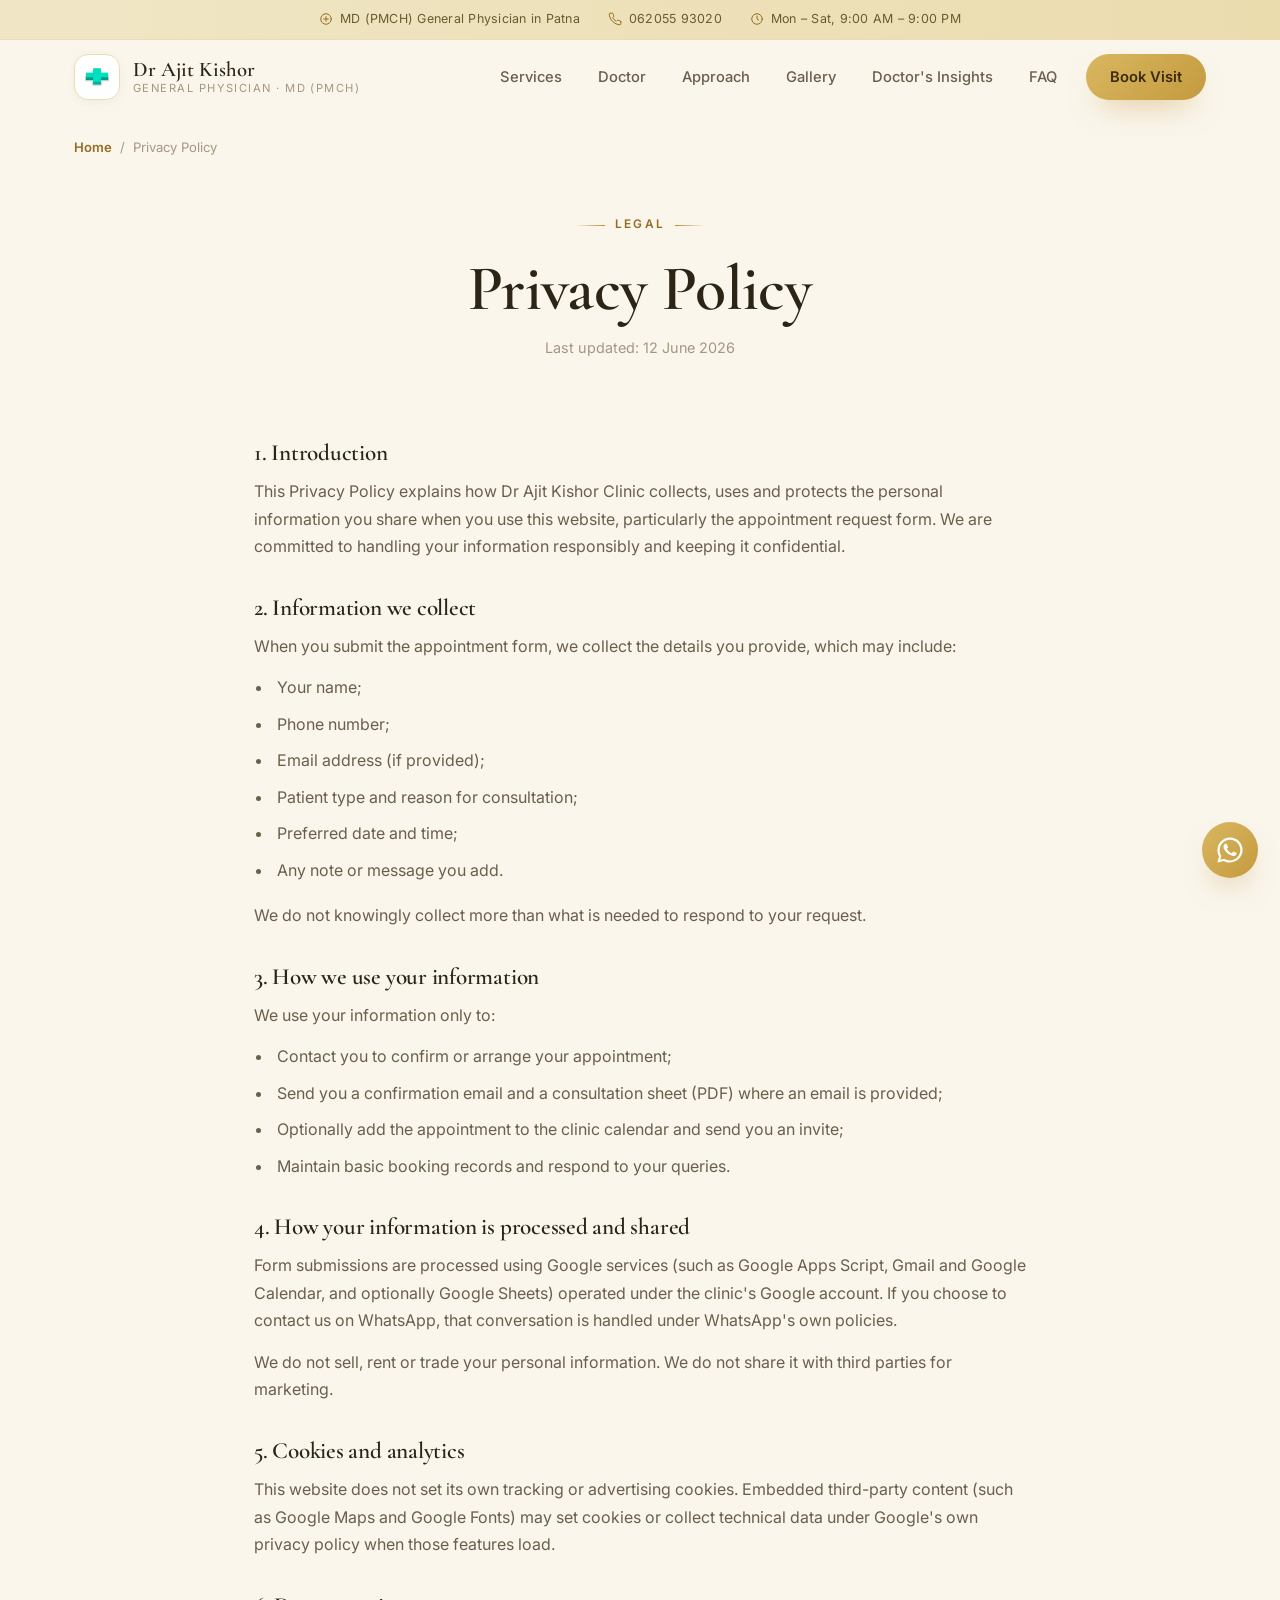
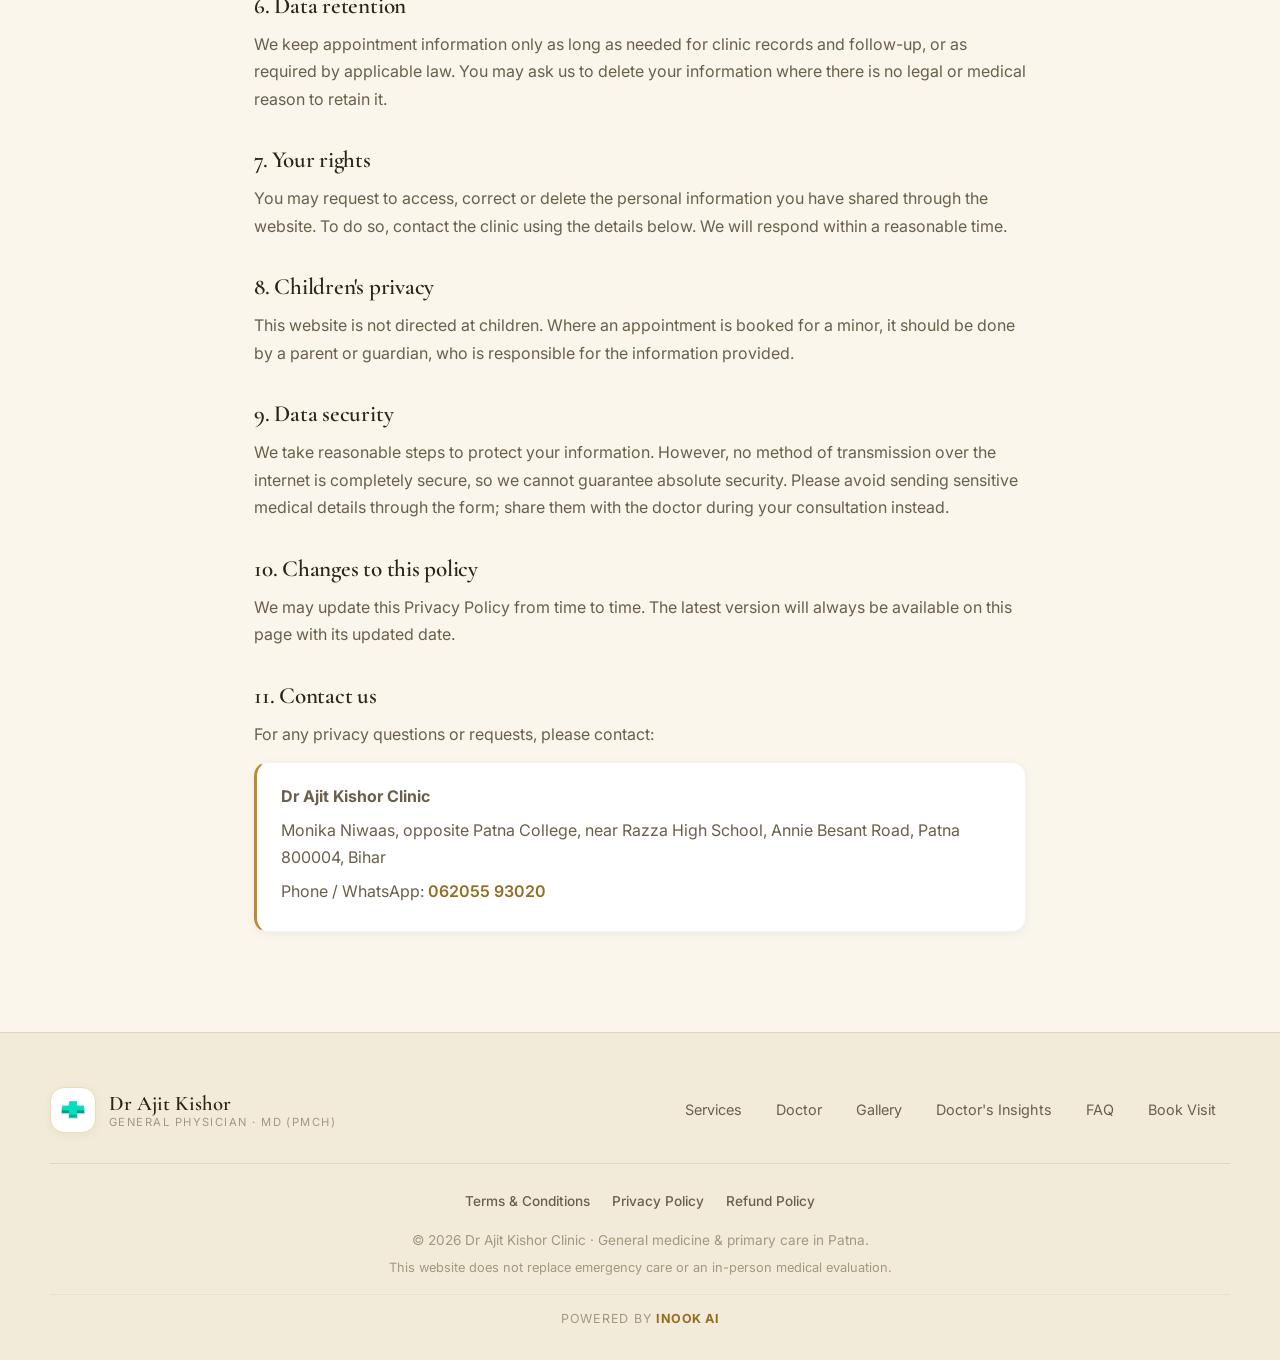
<file: privacy.html>
<!DOCTYPE html>
<html lang="en">
  <head>
    <meta charset="UTF-8" />
    <meta name="viewport" content="width=device-width, initial-scale=1.0" />
    <title>Privacy Policy | Dr Ajit Kishor Clinic, Patna</title>
    <meta name="description" content="How Dr Ajit Kishor Clinic collects, uses and protects the information you share through its website." />
    <meta name="robots" content="index, follow" />
    <meta name="author" content="Dr Ajit Kishor" />
    <meta name="theme-color" content="#f6f4ef" />
    <link rel="canonical" href="https://www.drajitkishor.com/privacy.html" />
    <link rel="icon" type="image/png" href="assets/clinic-logo.png" />
    <link rel="preconnect" href="https://fonts.googleapis.com" />
    <link rel="preconnect" href="https://fonts.gstatic.com" crossorigin />
    <link href="https://fonts.googleapis.com/css2?family=Cormorant+Garamond:wght@500;600;700&family=Inter:wght@400;500;600;700&display=swap" rel="stylesheet" />
    <link rel="stylesheet" href="styles.css" />
  </head>
  <body>
    <a class="skip-link" href="#main">Skip to content</a>
    <div class="top-strip" aria-label="Clinic quick information">
      <span class="strip-item"><svg class="ico" viewBox="0 0 24 24" aria-hidden="true"><circle cx="12" cy="12" r="9"/><path d="M12 8v8M8 12h8"/></svg> MD (PMCH) General Physician in Patna</span>
      <a class="strip-item" href="tel:+916205593020"><svg class="ico" viewBox="0 0 24 24" aria-hidden="true"><path d="M22 16.92v3a2 2 0 0 1-2.18 2 19.8 19.8 0 0 1-8.63-3.07 19.5 19.5 0 0 1-6-6A19.8 19.8 0 0 1 2.09 4.18 2 2 0 0 1 4.11 2h3a2 2 0 0 1 2 1.72c.13.96.36 1.9.7 2.81a2 2 0 0 1-.45 2.11L8.09 9.91a16 16 0 0 0 6 6l1.27-1.27a2 2 0 0 1 2.11-.45c.91.34 1.85.57 2.81.7A2 2 0 0 1 22 16.92z"/></svg> 062055 93020</a>
      <span class="strip-item"><svg class="ico" viewBox="0 0 24 24" aria-hidden="true"><circle cx="12" cy="12" r="9"/><path d="M12 7v5l3 2"/></svg> Mon – Sat, 9:00 AM – 9:00 PM</span>
    </div>
    <header class="site-header">
      <div class="header-inner">
        <a class="brand" href="index.html" aria-label="Dr Ajit Kishor Clinic home">
          <span class="brand-mark" aria-hidden="true"><img src="assets/clinic-logo.png" alt="" /></span>
          <span class="brand-copy"><strong>Dr Ajit Kishor</strong><small>General Physician · MD (PMCH)</small></span>
        </a>
        <button class="nav-toggle" type="button" aria-label="Open navigation" aria-expanded="false" aria-controls="primaryNavigation">
          <span></span><span></span><span></span>
        </button>
        <nav class="main-nav" id="primaryNavigation" aria-label="Primary navigation">
          <a href="index.html#services">Services</a>
          <a href="index.html#doctor">Doctor</a>
          <a href="index.html#approach">Approach</a>
          <a href="index.html#gallery">Gallery</a>
          <a href="insights.html">Doctor's Insights</a>
          <a href="index.html#faq">FAQ</a>
          <a class="header-cta" href="index.html#appointment">Book Visit</a>
        </nav>
      </div>
    </header>

    <nav class="breadcrumb" aria-label="Breadcrumb">
      <a href="index.html">Home</a> <span>/</span>
      <span>Privacy Policy</span>
    </nav>

    <main id="main">
      <section class="legal-hero">
        <p class="eyebrow center"><span class="eyebrow-line"></span> Legal <span class="eyebrow-line"></span></p>
        <h1>Privacy Policy</h1>
        <p class="legal-updated">Last updated: 12 June 2026</p>
      </section>

      <article class="legal-body">
        <h2>1. Introduction</h2>
      <p>This Privacy Policy explains how Dr Ajit Kishor Clinic collects, uses and protects the personal information you share when you use this website, particularly the appointment request form. We are committed to handling your information responsibly and keeping it confidential.</p>

        <h2>2. Information we collect</h2>
      <p>When you submit the appointment form, we collect the details you provide, which may include:</p>
      <ul>
        <li>Your name;</li>
        <li>Phone number;</li>
        <li>Email address (if provided);</li>
        <li>Patient type and reason for consultation;</li>
        <li>Preferred date and time;</li>
        <li>Any note or message you add.</li>
      </ul>
      <p>We do not knowingly collect more than what is needed to respond to your request.</p>

        <h2>3. How we use your information</h2>
      <p>We use your information only to:</p>
      <ul>
        <li>Contact you to confirm or arrange your appointment;</li>
        <li>Send you a confirmation email and a consultation sheet (PDF) where an email is provided;</li>
        <li>Optionally add the appointment to the clinic calendar and send you an invite;</li>
        <li>Maintain basic booking records and respond to your queries.</li>
      </ul>

        <h2>4. How your information is processed and shared</h2>
      <p>Form submissions are processed using Google services (such as Google Apps Script, Gmail and Google Calendar, and optionally Google Sheets) operated under the clinic's Google account. If you choose to contact us on WhatsApp, that conversation is handled under WhatsApp's own policies.</p>
      <p>We do not sell, rent or trade your personal information. We do not share it with third parties for marketing.</p>

        <h2>5. Cookies and analytics</h2>
      <p>This website does not set its own tracking or advertising cookies. Embedded third-party content (such as Google Maps and Google Fonts) may set cookies or collect technical data under Google's own privacy policy when those features load.</p>

        <h2>6. Data retention</h2>
      <p>We keep appointment information only as long as needed for clinic records and follow-up, or as required by applicable law. You may ask us to delete your information where there is no legal or medical reason to retain it.</p>

        <h2>7. Your rights</h2>
      <p>You may request to access, correct or delete the personal information you have shared through the website. To do so, contact the clinic using the details below. We will respond within a reasonable time.</p>

        <h2>8. Children's privacy</h2>
      <p>This website is not directed at children. Where an appointment is booked for a minor, it should be done by a parent or guardian, who is responsible for the information provided.</p>

        <h2>9. Data security</h2>
      <p>We take reasonable steps to protect your information. However, no method of transmission over the internet is completely secure, so we cannot guarantee absolute security. Please avoid sending sensitive medical details through the form; share them with the doctor during your consultation instead.</p>

        <h2>10. Changes to this policy</h2>
      <p>We may update this Privacy Policy from time to time. The latest version will always be available on this page with its updated date.</p>

        <h2>11. Contact us</h2>
      <p>For any privacy questions or requests, please contact:</p>
      <div class="legal-contact">
        <p><strong>Dr Ajit Kishor Clinic</strong></p>
        <p>Monika Niwaas, opposite Patna College, near Razza High School, Annie Besant Road, Patna 800004, Bihar</p>
        <p>Phone / WhatsApp: <a href="tel:+916205593020">062055 93020</a></p>
      </div>
      </article>
    </main>

    <footer class="site-footer">
      <div class="footer-inner">
        <a class="brand footer-brand" href="index.html" aria-label="Dr Ajit Kishor Clinic home">
          <span class="brand-mark" aria-hidden="true"><img src="assets/clinic-logo.png" alt="" /></span>
          <span class="brand-copy"><strong>Dr Ajit Kishor</strong><small>General Physician · MD (PMCH)</small></span>
        </a>
        <nav class="footer-nav" aria-label="Footer navigation">
          <a href="index.html#services">Services</a>
          <a href="index.html#doctor">Doctor</a>
          <a href="index.html#gallery">Gallery</a>
          <a href="insights.html">Doctor's Insights</a>
          <a href="index.html#faq">FAQ</a>
          <a href="index.html#appointment">Book Visit</a>
        </nav>
      </div>
      <div class="footer-base">
        <nav class="footer-legal" aria-label="Legal">
          <a href="terms.html">Terms &amp; Conditions</a>
          <a href="privacy.html">Privacy Policy</a>
          <a href="refund.html">Refund Policy</a>
        </nav>
        <p>&copy; 2026 Dr Ajit Kishor Clinic · General medicine &amp; primary care in Patna.</p>
        <p class="disclaimer">This website does not replace emergency care or an in-person medical evaluation.</p>
        <p class="footer-wordmark">Powered by <a href="https://www.inook.in/#home" target="_blank" rel="noopener"><strong>Inook AI</strong></a></p>
      </div>
    </footer>
    <a class="whatsapp-fab" href="https://wa.me/916205593020?text=Hello%20Dr%20Ajit%20Kishor%20Clinic%2C%20I%20want%20to%20book%20a%20consultation." aria-label="Chat on WhatsApp">
      <svg viewBox="0 0 32 32" width="26" height="26" aria-hidden="true" fill="currentColor"><path d="M16 .5C7.4.5.5 7.4.5 16c0 2.8.7 5.4 2 7.7L.5 31.5l8-2.1c2.2 1.2 4.8 1.9 7.5 1.9 8.6 0 15.5-6.9 15.5-15.5S24.6.5 16 .5zm0 28.3c-2.4 0-4.7-.6-6.7-1.8l-.5-.3-4.8 1.3 1.3-4.6-.3-.5C3.9 20.8 3.3 18.4 3.3 16 3.3 9 9 3.3 16 3.3S28.7 9 28.7 16 23 28.8 16 28.8zm7.4-9.5c-.4-.2-2.4-1.2-2.7-1.3-.4-.1-.6-.2-.9.2-.3.4-1 1.3-1.2 1.5-.2.2-.4.3-.8.1-.4-.2-1.7-.6-3.2-2-1.2-1-2-2.4-2.2-2.8-.2-.4 0-.6.2-.8.2-.2.4-.4.5-.7.2-.2.2-.4.4-.7.1-.3.1-.5 0-.7-.1-.2-.9-2.2-1.3-3-.3-.8-.7-.7-.9-.7h-.8c-.3 0-.7.1-1 .5-.4.4-1.4 1.3-1.4 3.3s1.4 3.8 1.6 4.1c.2.3 2.8 4.3 6.8 6 .9.4 1.7.6 2.2.8.9.3 1.8.2 2.4.2.7-.1 2.4-1 2.7-1.9.3-.9.3-1.7.2-1.9-.1-.2-.3-.3-.7-.5z"/></svg>
    </a>
    <script src="script.js"></script>
  </body>
</html>
</file>
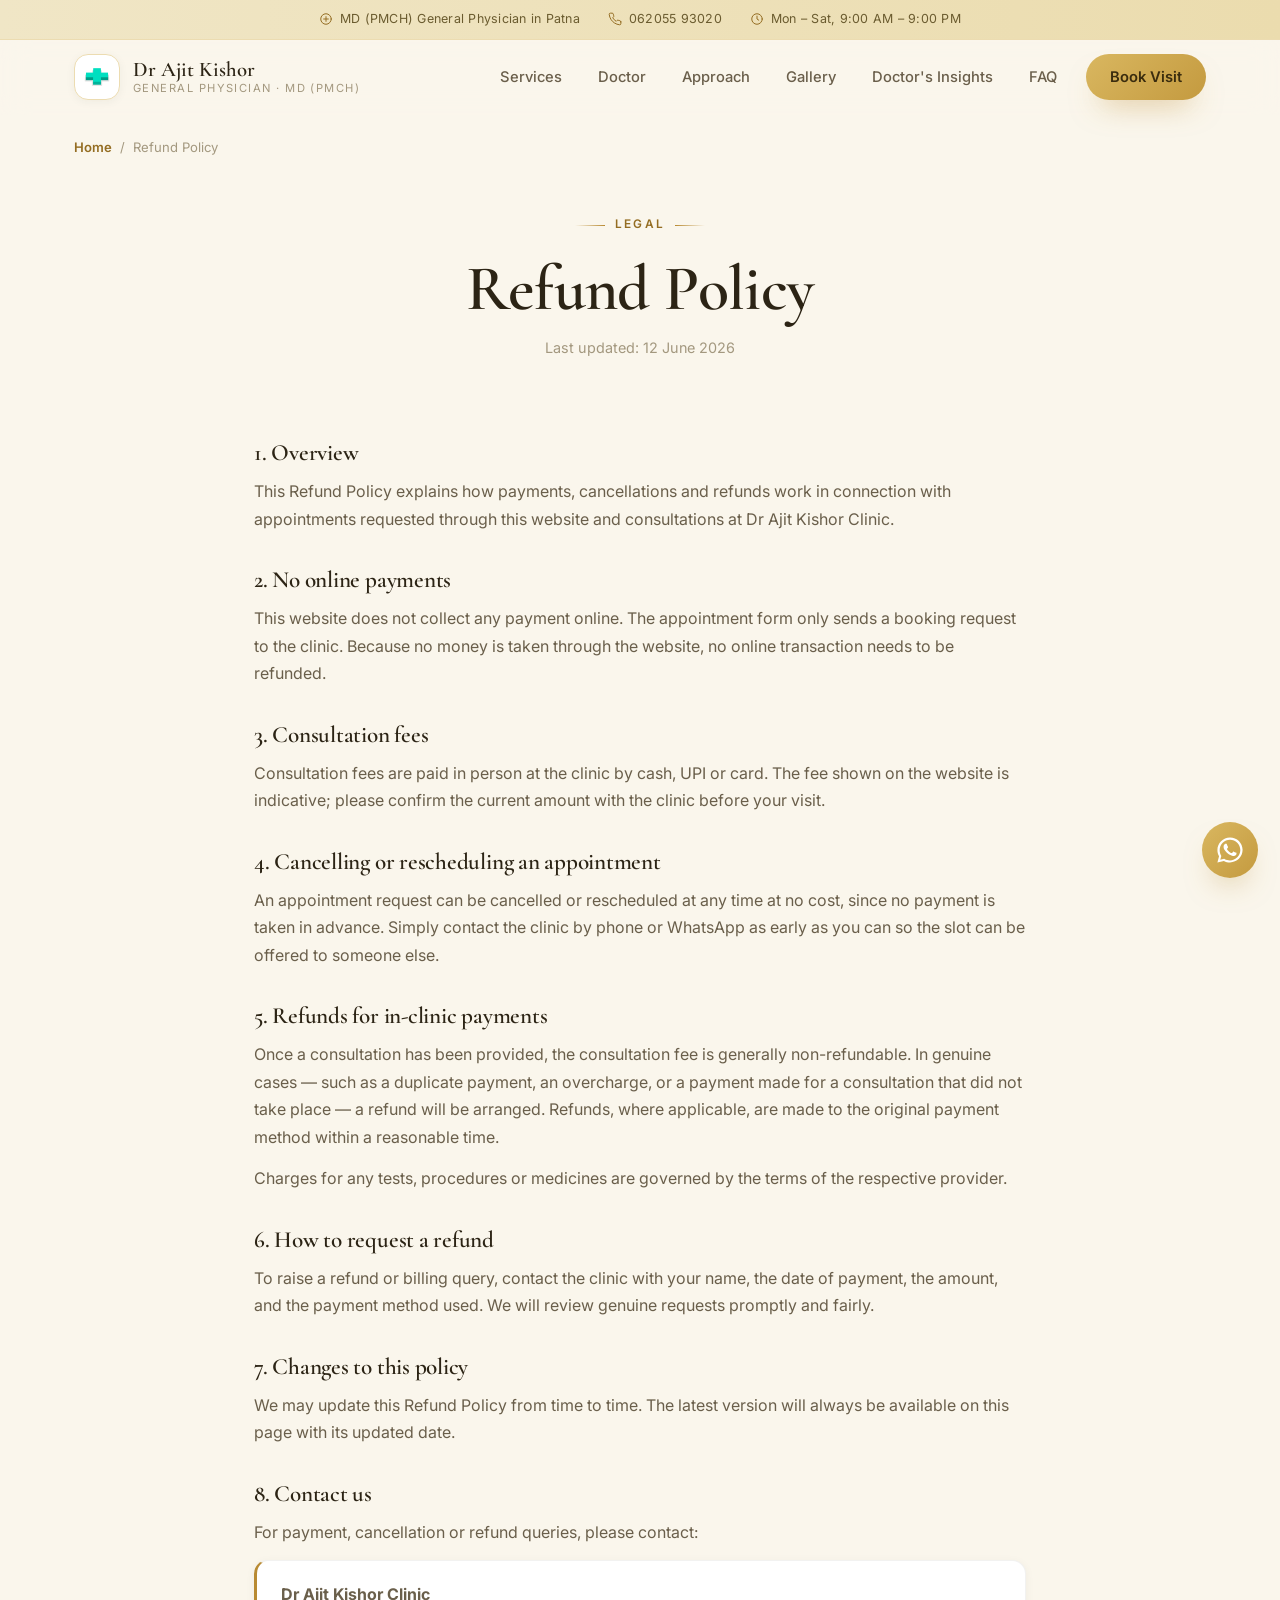
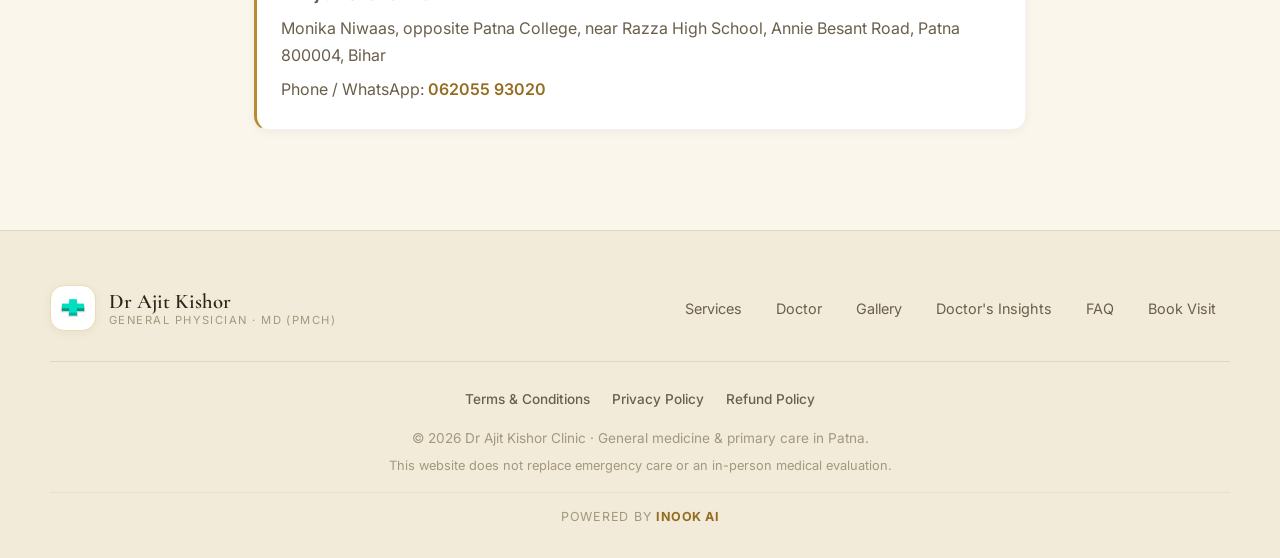
<file: refund.html>
<!DOCTYPE html>
<html lang="en">
  <head>
    <meta charset="UTF-8" />
    <meta name="viewport" content="width=device-width, initial-scale=1.0" />
    <title>Refund Policy | Dr Ajit Kishor Clinic, Patna</title>
    <meta name="description" content="Refund, cancellation and payment policy for Dr Ajit Kishor Clinic, Patna." />
    <meta name="robots" content="index, follow" />
    <meta name="author" content="Dr Ajit Kishor" />
    <meta name="theme-color" content="#f6f4ef" />
    <link rel="canonical" href="https://www.drajitkishor.com/refund.html" />
    <link rel="icon" type="image/png" href="assets/clinic-logo.png" />
    <link rel="preconnect" href="https://fonts.googleapis.com" />
    <link rel="preconnect" href="https://fonts.gstatic.com" crossorigin />
    <link href="https://fonts.googleapis.com/css2?family=Cormorant+Garamond:wght@500;600;700&family=Inter:wght@400;500;600;700&display=swap" rel="stylesheet" />
    <link rel="stylesheet" href="styles.css" />
  </head>
  <body>
    <a class="skip-link" href="#main">Skip to content</a>
    <div class="top-strip" aria-label="Clinic quick information">
      <span class="strip-item"><svg class="ico" viewBox="0 0 24 24" aria-hidden="true"><circle cx="12" cy="12" r="9"/><path d="M12 8v8M8 12h8"/></svg> MD (PMCH) General Physician in Patna</span>
      <a class="strip-item" href="tel:+916205593020"><svg class="ico" viewBox="0 0 24 24" aria-hidden="true"><path d="M22 16.92v3a2 2 0 0 1-2.18 2 19.8 19.8 0 0 1-8.63-3.07 19.5 19.5 0 0 1-6-6A19.8 19.8 0 0 1 2.09 4.18 2 2 0 0 1 4.11 2h3a2 2 0 0 1 2 1.72c.13.96.36 1.9.7 2.81a2 2 0 0 1-.45 2.11L8.09 9.91a16 16 0 0 0 6 6l1.27-1.27a2 2 0 0 1 2.11-.45c.91.34 1.85.57 2.81.7A2 2 0 0 1 22 16.92z"/></svg> 062055 93020</a>
      <span class="strip-item"><svg class="ico" viewBox="0 0 24 24" aria-hidden="true"><circle cx="12" cy="12" r="9"/><path d="M12 7v5l3 2"/></svg> Mon – Sat, 9:00 AM – 9:00 PM</span>
    </div>
    <header class="site-header">
      <div class="header-inner">
        <a class="brand" href="index.html" aria-label="Dr Ajit Kishor Clinic home">
          <span class="brand-mark" aria-hidden="true"><img src="assets/clinic-logo.png" alt="" /></span>
          <span class="brand-copy"><strong>Dr Ajit Kishor</strong><small>General Physician · MD (PMCH)</small></span>
        </a>
        <button class="nav-toggle" type="button" aria-label="Open navigation" aria-expanded="false" aria-controls="primaryNavigation">
          <span></span><span></span><span></span>
        </button>
        <nav class="main-nav" id="primaryNavigation" aria-label="Primary navigation">
          <a href="index.html#services">Services</a>
          <a href="index.html#doctor">Doctor</a>
          <a href="index.html#approach">Approach</a>
          <a href="index.html#gallery">Gallery</a>
          <a href="insights.html">Doctor's Insights</a>
          <a href="index.html#faq">FAQ</a>
          <a class="header-cta" href="index.html#appointment">Book Visit</a>
        </nav>
      </div>
    </header>

    <nav class="breadcrumb" aria-label="Breadcrumb">
      <a href="index.html">Home</a> <span>/</span>
      <span>Refund Policy</span>
    </nav>

    <main id="main">
      <section class="legal-hero">
        <p class="eyebrow center"><span class="eyebrow-line"></span> Legal <span class="eyebrow-line"></span></p>
        <h1>Refund Policy</h1>
        <p class="legal-updated">Last updated: 12 June 2026</p>
      </section>

      <article class="legal-body">
        <h2>1. Overview</h2>
      <p>This Refund Policy explains how payments, cancellations and refunds work in connection with appointments requested through this website and consultations at Dr Ajit Kishor Clinic.</p>

        <h2>2. No online payments</h2>
      <p>This website does not collect any payment online. The appointment form only sends a booking request to the clinic. Because no money is taken through the website, no online transaction needs to be refunded.</p>

        <h2>3. Consultation fees</h2>
      <p>Consultation fees are paid in person at the clinic by cash, UPI or card. The fee shown on the website is indicative; please confirm the current amount with the clinic before your visit.</p>

        <h2>4. Cancelling or rescheduling an appointment</h2>
      <p>An appointment request can be cancelled or rescheduled at any time at no cost, since no payment is taken in advance. Simply contact the clinic by phone or WhatsApp as early as you can so the slot can be offered to someone else.</p>

        <h2>5. Refunds for in-clinic payments</h2>
      <p>Once a consultation has been provided, the consultation fee is generally non-refundable. In genuine cases — such as a duplicate payment, an overcharge, or a payment made for a consultation that did not take place — a refund will be arranged. Refunds, where applicable, are made to the original payment method within a reasonable time.</p>
      <p>Charges for any tests, procedures or medicines are governed by the terms of the respective provider.</p>

        <h2>6. How to request a refund</h2>
      <p>To raise a refund or billing query, contact the clinic with your name, the date of payment, the amount, and the payment method used. We will review genuine requests promptly and fairly.</p>

        <h2>7. Changes to this policy</h2>
      <p>We may update this Refund Policy from time to time. The latest version will always be available on this page with its updated date.</p>

        <h2>8. Contact us</h2>
      <p>For payment, cancellation or refund queries, please contact:</p>
      <div class="legal-contact">
        <p><strong>Dr Ajit Kishor Clinic</strong></p>
        <p>Monika Niwaas, opposite Patna College, near Razza High School, Annie Besant Road, Patna 800004, Bihar</p>
        <p>Phone / WhatsApp: <a href="tel:+916205593020">062055 93020</a></p>
      </div>
      </article>
    </main>

    <footer class="site-footer">
      <div class="footer-inner">
        <a class="brand footer-brand" href="index.html" aria-label="Dr Ajit Kishor Clinic home">
          <span class="brand-mark" aria-hidden="true"><img src="assets/clinic-logo.png" alt="" /></span>
          <span class="brand-copy"><strong>Dr Ajit Kishor</strong><small>General Physician · MD (PMCH)</small></span>
        </a>
        <nav class="footer-nav" aria-label="Footer navigation">
          <a href="index.html#services">Services</a>
          <a href="index.html#doctor">Doctor</a>
          <a href="index.html#gallery">Gallery</a>
          <a href="insights.html">Doctor's Insights</a>
          <a href="index.html#faq">FAQ</a>
          <a href="index.html#appointment">Book Visit</a>
        </nav>
      </div>
      <div class="footer-base">
        <nav class="footer-legal" aria-label="Legal">
          <a href="terms.html">Terms &amp; Conditions</a>
          <a href="privacy.html">Privacy Policy</a>
          <a href="refund.html">Refund Policy</a>
        </nav>
        <p>&copy; 2026 Dr Ajit Kishor Clinic · General medicine &amp; primary care in Patna.</p>
        <p class="disclaimer">This website does not replace emergency care or an in-person medical evaluation.</p>
        <p class="footer-wordmark">Powered by <a href="https://www.inook.in/#home" target="_blank" rel="noopener"><strong>Inook AI</strong></a></p>
      </div>
    </footer>
    <a class="whatsapp-fab" href="https://wa.me/916205593020?text=Hello%20Dr%20Ajit%20Kishor%20Clinic%2C%20I%20want%20to%20book%20a%20consultation." aria-label="Chat on WhatsApp">
      <svg viewBox="0 0 32 32" width="26" height="26" aria-hidden="true" fill="currentColor"><path d="M16 .5C7.4.5.5 7.4.5 16c0 2.8.7 5.4 2 7.7L.5 31.5l8-2.1c2.2 1.2 4.8 1.9 7.5 1.9 8.6 0 15.5-6.9 15.5-15.5S24.6.5 16 .5zm0 28.3c-2.4 0-4.7-.6-6.7-1.8l-.5-.3-4.8 1.3 1.3-4.6-.3-.5C3.9 20.8 3.3 18.4 3.3 16 3.3 9 9 3.3 16 3.3S28.7 9 28.7 16 23 28.8 16 28.8zm7.4-9.5c-.4-.2-2.4-1.2-2.7-1.3-.4-.1-.6-.2-.9.2-.3.4-1 1.3-1.2 1.5-.2.2-.4.3-.8.1-.4-.2-1.7-.6-3.2-2-1.2-1-2-2.4-2.2-2.8-.2-.4 0-.6.2-.8.2-.2.4-.4.5-.7.2-.2.2-.4.4-.7.1-.3.1-.5 0-.7-.1-.2-.9-2.2-1.3-3-.3-.8-.7-.7-.9-.7h-.8c-.3 0-.7.1-1 .5-.4.4-1.4 1.3-1.4 3.3s1.4 3.8 1.6 4.1c.2.3 2.8 4.3 6.8 6 .9.4 1.7.6 2.2.8.9.3 1.8.2 2.4.2.7-.1 2.4-1 2.7-1.9.3-.9.3-1.7.2-1.9-.1-.2-.3-.3-.7-.5z"/></svg>
    </a>
    <script src="script.js"></script>
  </body>
</html>
</file>
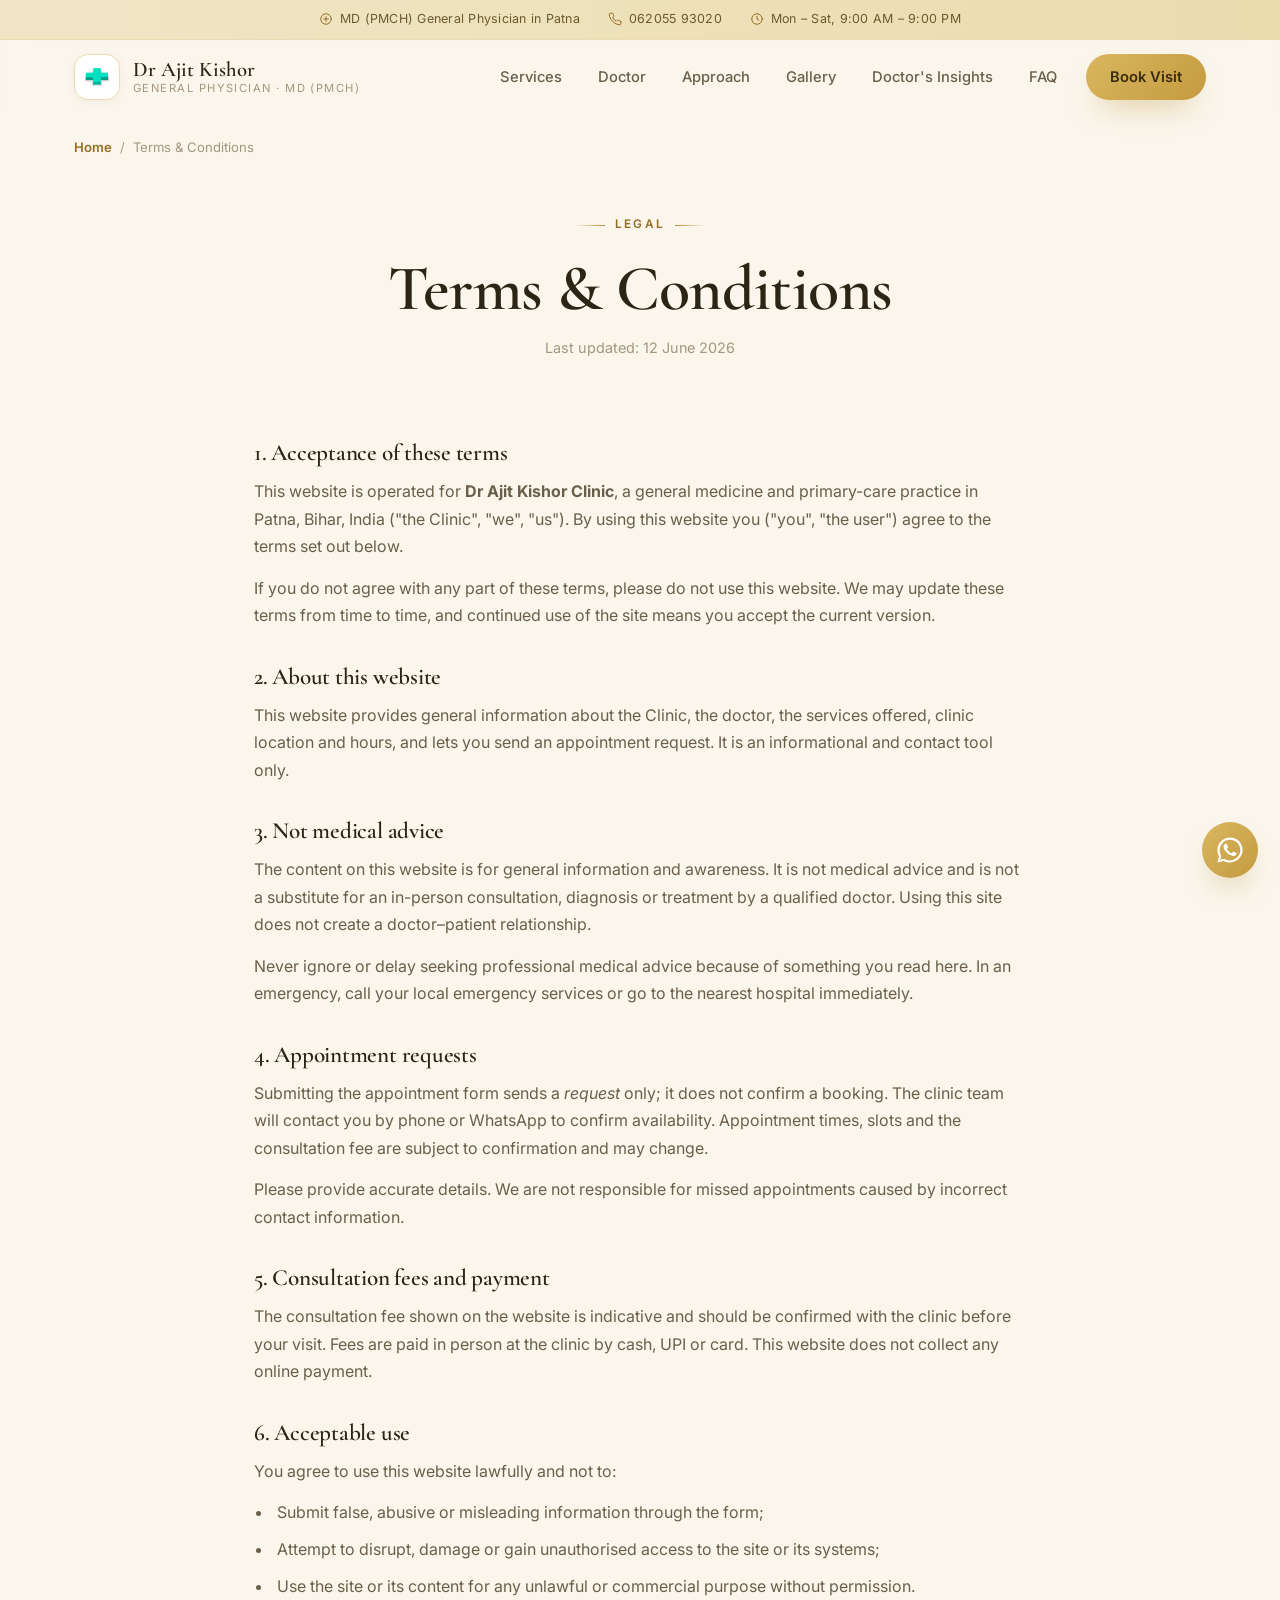
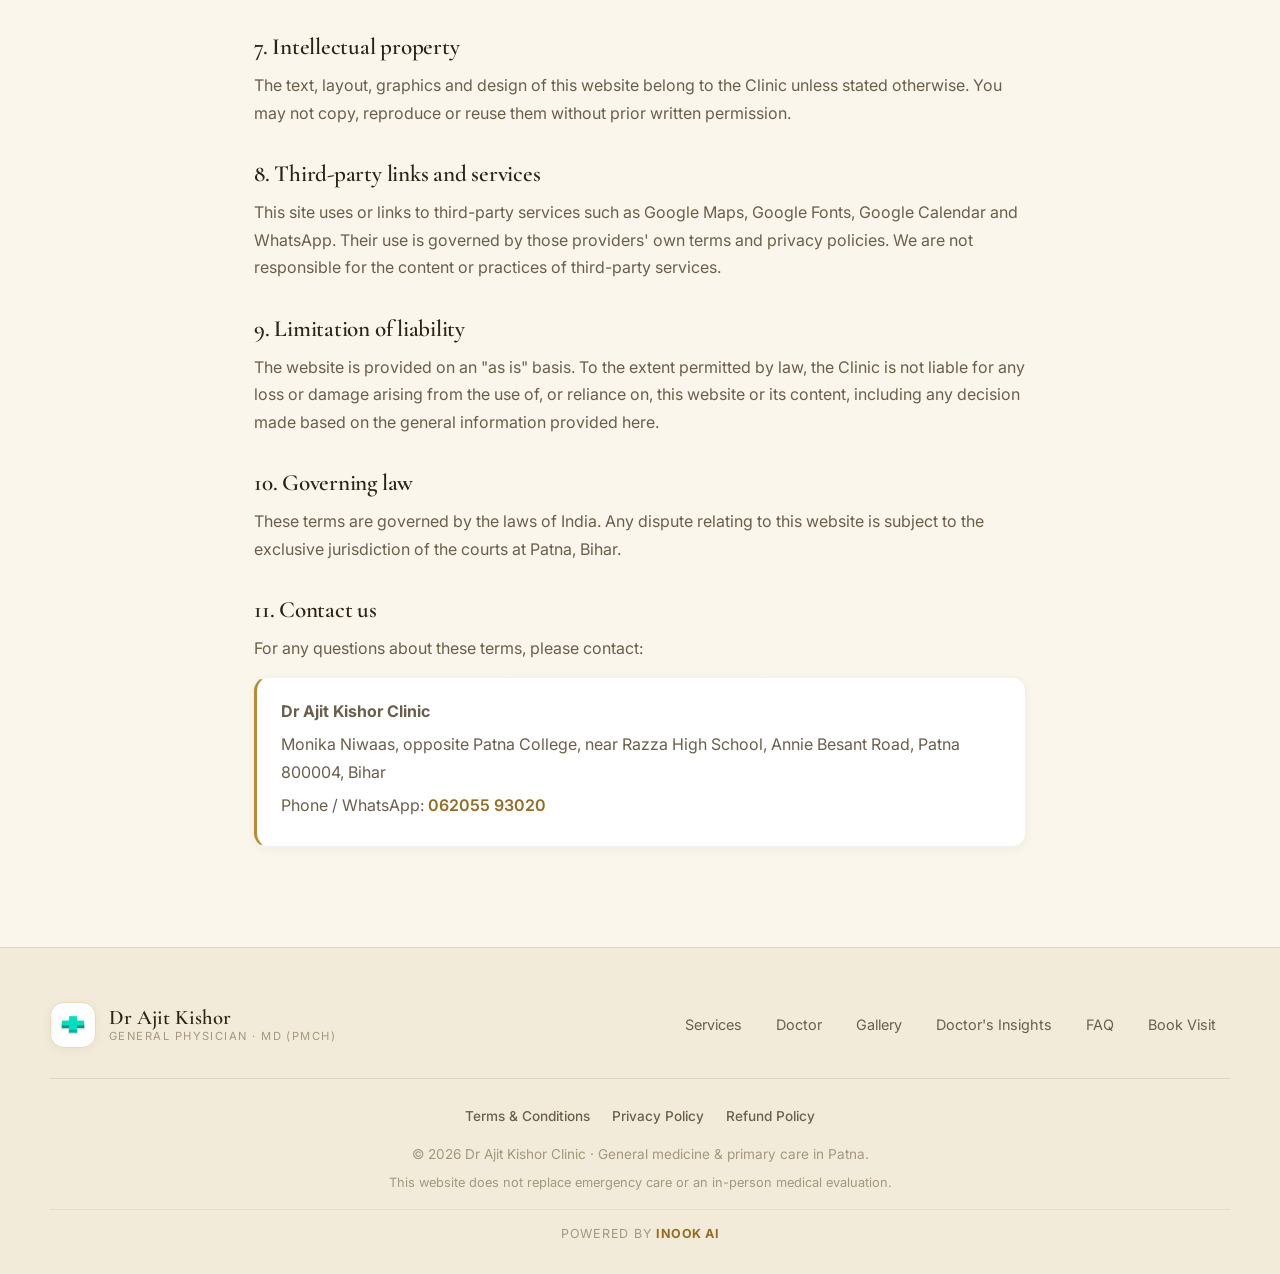
<file: terms.html>
<!DOCTYPE html>
<html lang="en">
  <head>
    <meta charset="UTF-8" />
    <meta name="viewport" content="width=device-width, initial-scale=1.0" />
    <title>Terms & Conditions | Dr Ajit Kishor Clinic, Patna</title>
    <meta name="description" content="Terms and conditions for using the Dr Ajit Kishor Clinic website, Patna." />
    <meta name="robots" content="index, follow" />
    <meta name="author" content="Dr Ajit Kishor" />
    <meta name="theme-color" content="#f6f4ef" />
    <link rel="canonical" href="https://www.drajitkishor.com/terms.html" />
    <link rel="icon" type="image/png" href="assets/clinic-logo.png" />
    <link rel="preconnect" href="https://fonts.googleapis.com" />
    <link rel="preconnect" href="https://fonts.gstatic.com" crossorigin />
    <link href="https://fonts.googleapis.com/css2?family=Cormorant+Garamond:wght@500;600;700&family=Inter:wght@400;500;600;700&display=swap" rel="stylesheet" />
    <link rel="stylesheet" href="styles.css" />
  </head>
  <body>
    <a class="skip-link" href="#main">Skip to content</a>
    <div class="top-strip" aria-label="Clinic quick information">
      <span class="strip-item"><svg class="ico" viewBox="0 0 24 24" aria-hidden="true"><circle cx="12" cy="12" r="9"/><path d="M12 8v8M8 12h8"/></svg> MD (PMCH) General Physician in Patna</span>
      <a class="strip-item" href="tel:+916205593020"><svg class="ico" viewBox="0 0 24 24" aria-hidden="true"><path d="M22 16.92v3a2 2 0 0 1-2.18 2 19.8 19.8 0 0 1-8.63-3.07 19.5 19.5 0 0 1-6-6A19.8 19.8 0 0 1 2.09 4.18 2 2 0 0 1 4.11 2h3a2 2 0 0 1 2 1.72c.13.96.36 1.9.7 2.81a2 2 0 0 1-.45 2.11L8.09 9.91a16 16 0 0 0 6 6l1.27-1.27a2 2 0 0 1 2.11-.45c.91.34 1.85.57 2.81.7A2 2 0 0 1 22 16.92z"/></svg> 062055 93020</a>
      <span class="strip-item"><svg class="ico" viewBox="0 0 24 24" aria-hidden="true"><circle cx="12" cy="12" r="9"/><path d="M12 7v5l3 2"/></svg> Mon – Sat, 9:00 AM – 9:00 PM</span>
    </div>
    <header class="site-header">
      <div class="header-inner">
        <a class="brand" href="index.html" aria-label="Dr Ajit Kishor Clinic home">
          <span class="brand-mark" aria-hidden="true"><img src="assets/clinic-logo.png" alt="" /></span>
          <span class="brand-copy"><strong>Dr Ajit Kishor</strong><small>General Physician · MD (PMCH)</small></span>
        </a>
        <button class="nav-toggle" type="button" aria-label="Open navigation" aria-expanded="false" aria-controls="primaryNavigation">
          <span></span><span></span><span></span>
        </button>
        <nav class="main-nav" id="primaryNavigation" aria-label="Primary navigation">
          <a href="index.html#services">Services</a>
          <a href="index.html#doctor">Doctor</a>
          <a href="index.html#approach">Approach</a>
          <a href="index.html#gallery">Gallery</a>
          <a href="insights.html">Doctor's Insights</a>
          <a href="index.html#faq">FAQ</a>
          <a class="header-cta" href="index.html#appointment">Book Visit</a>
        </nav>
      </div>
    </header>

    <nav class="breadcrumb" aria-label="Breadcrumb">
      <a href="index.html">Home</a> <span>/</span>
      <span>Terms & Conditions</span>
    </nav>

    <main id="main">
      <section class="legal-hero">
        <p class="eyebrow center"><span class="eyebrow-line"></span> Legal <span class="eyebrow-line"></span></p>
        <h1>Terms & Conditions</h1>
        <p class="legal-updated">Last updated: 12 June 2026</p>
      </section>

      <article class="legal-body">
        <h2>1. Acceptance of these terms</h2>
      <p>This website is operated for <strong>Dr Ajit Kishor Clinic</strong>, a general medicine and primary-care practice in Patna, Bihar, India ("the Clinic", "we", "us"). By using this website you ("you", "the user") agree to the terms set out below.</p>
      <p>If you do not agree with any part of these terms, please do not use this website. We may update these terms from time to time, and continued use of the site means you accept the current version.</p>

        <h2>2. About this website</h2>
      <p>This website provides general information about the Clinic, the doctor, the services offered, clinic location and hours, and lets you send an appointment request. It is an informational and contact tool only.</p>

        <h2>3. Not medical advice</h2>
      <p>The content on this website is for general information and awareness. It is not medical advice and is not a substitute for an in-person consultation, diagnosis or treatment by a qualified doctor. Using this site does not create a doctor–patient relationship.</p>
      <p>Never ignore or delay seeking professional medical advice because of something you read here. In an emergency, call your local emergency services or go to the nearest hospital immediately.</p>

        <h2>4. Appointment requests</h2>
      <p>Submitting the appointment form sends a <em>request</em> only; it does not confirm a booking. The clinic team will contact you by phone or WhatsApp to confirm availability. Appointment times, slots and the consultation fee are subject to confirmation and may change.</p>
      <p>Please provide accurate details. We are not responsible for missed appointments caused by incorrect contact information.</p>

        <h2>5. Consultation fees and payment</h2>
      <p>The consultation fee shown on the website is indicative and should be confirmed with the clinic before your visit. Fees are paid in person at the clinic by cash, UPI or card. This website does not collect any online payment.</p>

        <h2>6. Acceptable use</h2>
      <p>You agree to use this website lawfully and not to:</p>
      <ul>
        <li>Submit false, abusive or misleading information through the form;</li>
        <li>Attempt to disrupt, damage or gain unauthorised access to the site or its systems;</li>
        <li>Use the site or its content for any unlawful or commercial purpose without permission.</li>
      </ul>

        <h2>7. Intellectual property</h2>
      <p>The text, layout, graphics and design of this website belong to the Clinic unless stated otherwise. You may not copy, reproduce or reuse them without prior written permission.</p>

        <h2>8. Third-party links and services</h2>
      <p>This site uses or links to third-party services such as Google Maps, Google Fonts, Google Calendar and WhatsApp. Their use is governed by those providers' own terms and privacy policies. We are not responsible for the content or practices of third-party services.</p>

        <h2>9. Limitation of liability</h2>
      <p>The website is provided on an "as is" basis. To the extent permitted by law, the Clinic is not liable for any loss or damage arising from the use of, or reliance on, this website or its content, including any decision made based on the general information provided here.</p>

        <h2>10. Governing law</h2>
      <p>These terms are governed by the laws of India. Any dispute relating to this website is subject to the exclusive jurisdiction of the courts at Patna, Bihar.</p>

        <h2>11. Contact us</h2>
      <p>For any questions about these terms, please contact:</p>
      <div class="legal-contact">
        <p><strong>Dr Ajit Kishor Clinic</strong></p>
        <p>Monika Niwaas, opposite Patna College, near Razza High School, Annie Besant Road, Patna 800004, Bihar</p>
        <p>Phone / WhatsApp: <a href="tel:+916205593020">062055 93020</a></p>
      </div>
      </article>
    </main>

    <footer class="site-footer">
      <div class="footer-inner">
        <a class="brand footer-brand" href="index.html" aria-label="Dr Ajit Kishor Clinic home">
          <span class="brand-mark" aria-hidden="true"><img src="assets/clinic-logo.png" alt="" /></span>
          <span class="brand-copy"><strong>Dr Ajit Kishor</strong><small>General Physician · MD (PMCH)</small></span>
        </a>
        <nav class="footer-nav" aria-label="Footer navigation">
          <a href="index.html#services">Services</a>
          <a href="index.html#doctor">Doctor</a>
          <a href="index.html#gallery">Gallery</a>
          <a href="insights.html">Doctor's Insights</a>
          <a href="index.html#faq">FAQ</a>
          <a href="index.html#appointment">Book Visit</a>
        </nav>
      </div>
      <div class="footer-base">
        <nav class="footer-legal" aria-label="Legal">
          <a href="terms.html">Terms &amp; Conditions</a>
          <a href="privacy.html">Privacy Policy</a>
          <a href="refund.html">Refund Policy</a>
        </nav>
        <p>&copy; 2026 Dr Ajit Kishor Clinic · General medicine &amp; primary care in Patna.</p>
        <p class="disclaimer">This website does not replace emergency care or an in-person medical evaluation.</p>
        <p class="footer-wordmark">Powered by <a href="https://www.inook.in/#home" target="_blank" rel="noopener"><strong>Inook AI</strong></a></p>
      </div>
    </footer>
    <a class="whatsapp-fab" href="https://wa.me/916205593020?text=Hello%20Dr%20Ajit%20Kishor%20Clinic%2C%20I%20want%20to%20book%20a%20consultation." aria-label="Chat on WhatsApp">
      <svg viewBox="0 0 32 32" width="26" height="26" aria-hidden="true" fill="currentColor"><path d="M16 .5C7.4.5.5 7.4.5 16c0 2.8.7 5.4 2 7.7L.5 31.5l8-2.1c2.2 1.2 4.8 1.9 7.5 1.9 8.6 0 15.5-6.9 15.5-15.5S24.6.5 16 .5zm0 28.3c-2.4 0-4.7-.6-6.7-1.8l-.5-.3-4.8 1.3 1.3-4.6-.3-.5C3.9 20.8 3.3 18.4 3.3 16 3.3 9 9 3.3 16 3.3S28.7 9 28.7 16 23 28.8 16 28.8zm7.4-9.5c-.4-.2-2.4-1.2-2.7-1.3-.4-.1-.6-.2-.9.2-.3.4-1 1.3-1.2 1.5-.2.2-.4.3-.8.1-.4-.2-1.7-.6-3.2-2-1.2-1-2-2.4-2.2-2.8-.2-.4 0-.6.2-.8.2-.2.4-.4.5-.7.2-.2.2-.4.4-.7.1-.3.1-.5 0-.7-.1-.2-.9-2.2-1.3-3-.3-.8-.7-.7-.9-.7h-.8c-.3 0-.7.1-1 .5-.4.4-1.4 1.3-1.4 3.3s1.4 3.8 1.6 4.1c.2.3 2.8 4.3 6.8 6 .9.4 1.7.6 2.2.8.9.3 1.8.2 2.4.2.7-.1 2.4-1 2.7-1.9.3-.9.3-1.7.2-1.9-.1-.2-.3-.3-.7-.5z"/></svg>
    </a>
    <script src="script.js"></script>
  </body>
</html>
</file>
<file: styles.css>
/* =========================================================
   Dr Ajit Kishor — General Physician, Patna
   Premium light & luxurious theme — cream + gold
   ========================================================= */

:root {
  /* Palette — ivory cream + warm gold, fully light */
  --cream: #faf6ec;
  --cream-2: #f3ebd9;
  --surface: #ffffff;

  --ink: #2c2415;        /* warm brown — text */
  --ink-soft: #6a5f4b;
  --ink-faint: #a3987f;

  --gold: #b88a32;       /* primary gold accent */
  --gold-deep: #946d22;  /* hover / strong accent */
  --gold-2: #cda85f;
  --gold-soft: #ecdcb1;
  --gold-tint: #f5edd8;  /* light gold tint backgrounds */

  --grad-gold: linear-gradient(135deg, #d9b760, #c49a3f);
  --grad-gold-deep: linear-gradient(135deg, #cda74e, #b1872f);

  --line: rgba(44, 36, 21, 0.1);
  --line-soft: rgba(44, 36, 21, 0.06);

  --shadow-sm: 0 2px 10px rgba(44, 36, 21, 0.05);
  --shadow-md: 0 18px 40px -22px rgba(44, 36, 21, 0.32);
  --shadow-lg: 0 40px 80px -40px rgba(120, 90, 30, 0.4);
  --shadow-gold: 0 16px 30px -14px rgba(184, 138, 50, 0.55);

  --radius: 18px;
  --radius-lg: 24px;
  --radius-pill: 100px;

  --container: 1180px;
  --serif: "Cormorant Garamond", Georgia, "Times New Roman", serif;
  --sans: "Inter", -apple-system, BlinkMacSystemFont, "Segoe UI", sans-serif;

  --ease: cubic-bezier(0.22, 1, 0.36, 1);
}

* {
  margin: 0;
  padding: 0;
  box-sizing: border-box;
}

html {
  scroll-behavior: smooth;
  scroll-padding-top: 110px;
  -webkit-text-size-adjust: 100%;
}

body {
  font-family: var(--sans);
  color: var(--ink);
  background: var(--cream);
  line-height: 1.65;
  font-size: 16px;
  overflow-x: hidden;
  -webkit-font-smoothing: antialiased;
  text-rendering: optimizeLegibility;
}

img { max-width: 100%; display: block; }
a { color: inherit; text-decoration: none; }

/* ---------- Icons ---------- */
.ico {
  width: 1.2em;
  height: 1.2em;
  flex-shrink: 0;
  fill: none;
  stroke: currentColor;
  stroke-width: 1.7;
  stroke-linecap: round;
  stroke-linejoin: round;
}

/* ---------- Typography ---------- */
h1, h2, h3 {
  font-family: var(--serif);
  font-weight: 600;
  line-height: 1.12;
  letter-spacing: -0.01em;
  color: var(--ink);
  font-style: normal;
}

h1 { font-size: clamp(2.5rem, 5.2vw, 4rem); }
h1 .hl { color: var(--gold-deep); font-style: normal; }
h2 { font-size: clamp(2rem, 3.6vw, 3rem); }
h3 { font-size: 1.3rem; }

p { color: var(--ink-soft); }

.eyebrow {
  display: inline-flex;
  align-items: center;
  gap: 10px;
  font-family: var(--sans);
  font-size: 0.74rem;
  font-weight: 600;
  letter-spacing: 0.2em;
  text-transform: uppercase;
  color: var(--gold-deep);
  margin-bottom: 18px;
}
.eyebrow .ico { width: 16px; height: 16px; stroke: var(--gold); }
.eyebrow.center { justify-content: center; }
.eyebrow.light { color: var(--gold-deep); }
.eyebrow-line {
  width: 30px;
  height: 1px;
  background: linear-gradient(90deg, transparent, var(--gold));
}
.eyebrow.center .eyebrow-line:last-child {
  background: linear-gradient(90deg, var(--gold), transparent);
}

/* ---------- Layout ---------- */
.section {
  max-width: var(--container);
  margin: 0 auto;
  padding: clamp(70px, 9vw, 118px) 24px;
}
.section-heading {
  max-width: 640px;
  margin: 0 auto clamp(44px, 5vw, 60px);
  text-align: center;
}
.section-heading p { margin-top: 16px; font-size: 1.05rem; }

.skip-link {
  position: absolute;
  left: -999px;
  top: 0;
  background: var(--gold-deep);
  color: #fff;
  padding: 12px 18px;
  border-radius: 0 0 12px 0;
  z-index: 1200;
}
.skip-link:focus { left: 0; }

/* ---------- Buttons ---------- */
.btn {
  display: inline-flex;
  align-items: center;
  justify-content: center;
  gap: 9px;
  font-family: var(--sans);
  font-weight: 600;
  font-size: 0.95rem;
  letter-spacing: 0.01em;
  padding: 15px 30px;
  border-radius: var(--radius-pill);
  border: 1px solid transparent;
  cursor: pointer;
  transition: transform 0.35s var(--ease), box-shadow 0.35s var(--ease),
    background 0.3s var(--ease), color 0.3s var(--ease);
  white-space: nowrap;
}
.btn .ico { width: 18px; height: 18px; }
.btn.full { width: 100%; }

.btn.primary {
  background: var(--grad-gold);
  color: #3a2c0e;
  box-shadow: var(--shadow-gold);
}
.btn.primary:hover {
  background: var(--grad-gold-deep);
  transform: translateY(-3px);
  box-shadow: 0 24px 40px -16px rgba(184, 138, 50, 0.6);
}

.btn.ghost {
  background: transparent;
  color: var(--gold-deep);
  border-color: rgba(148, 109, 34, 0.32);
}
.btn.ghost:hover {
  background: var(--gold-tint);
  border-color: var(--gold);
  transform: translateY(-3px);
}

.btn.light { background: #fff; color: var(--gold-deep); box-shadow: var(--shadow-sm); }
.btn.light:hover { transform: translateY(-3px); box-shadow: var(--shadow-md); }

/* ---------- Top strip ---------- */
.top-strip {
  background: linear-gradient(90deg, #f0e6c6, #ebdcae);
  color: #6a5b2f;
  font-size: 0.78rem;
  letter-spacing: 0.02em;
  display: flex;
  justify-content: center;
  gap: 28px;
  padding: 9px 24px;
  flex-wrap: wrap;
  border-bottom: 1px solid var(--gold-soft);
}
.strip-item { display: inline-flex; align-items: center; gap: 7px; }
.strip-item .ico { width: 14px; height: 14px; stroke: var(--gold-deep); }
.top-strip a:hover { color: var(--ink); }

/* ---------- Header ---------- */
.site-header {
  position: sticky;
  top: 0;
  z-index: 1100;
  background: rgba(250, 246, 236, 0.82);
  backdrop-filter: blur(14px);
  -webkit-backdrop-filter: blur(14px);
  border-bottom: 1px solid transparent;
  transition: box-shadow 0.4s var(--ease), border-color 0.4s var(--ease),
    background 0.4s var(--ease);
}
.site-header.is-scrolled {
  box-shadow: var(--shadow-sm);
  border-color: var(--line-soft);
  background: rgba(250, 246, 236, 0.94);
}
.header-inner {
  max-width: var(--container);
  margin: 0 auto;
  padding: 14px 24px;
  display: flex;
  align-items: center;
  justify-content: space-between;
  gap: 20px;
}

.brand { display: inline-flex; align-items: center; gap: 13px; }
.brand-mark {
  width: 46px;
  height: 46px;
  border-radius: 14px;
  background: #fff;
  display: grid;
  place-items: center;
  box-shadow: var(--shadow-sm);
  border: 1px solid var(--gold-soft);
  overflow: hidden;
}
.brand-mark img { width: 34px; height: 34px; object-fit: contain; }
.brand-copy { display: flex; flex-direction: column; line-height: 1.15; }
.brand-copy strong {
  font-family: var(--serif);
  font-size: 1.3rem;
  font-weight: 600;
  color: var(--ink);
}
.brand-copy small {
  font-size: 0.7rem;
  letter-spacing: 0.13em;
  text-transform: uppercase;
  color: var(--ink-faint);
}

.main-nav { display: flex; align-items: center; gap: 6px; }
/* Hidden on desktop; shown inside the mobile drawer (see 860px breakpoint). */
.main-nav .nav-mobile-only { display: none; }
.main-nav a {
  padding: 9px 15px;
  font-size: 0.92rem;
  font-weight: 500;
  color: var(--ink-soft);
  border-radius: var(--radius-pill);
  transition: color 0.25s, background 0.25s;
}
.main-nav a:hover { color: var(--gold-deep); background: var(--gold-tint); }
.main-nav .header-cta {
  margin-left: 8px;
  background: var(--grad-gold);
  color: #3a2c0e;
  padding: 11px 24px;
  font-weight: 600;
  box-shadow: var(--shadow-gold);
}
.main-nav .header-cta:hover { background: var(--grad-gold-deep); color: #3a2c0e; }

.nav-toggle {
  display: none;
  flex-direction: column;
  gap: 5px;
  width: 44px;
  height: 44px;
  border: 1px solid var(--line);
  border-radius: 12px;
  background: #fff;
  cursor: pointer;
  align-items: center;
  justify-content: center;
  position: relative;
  z-index: 1120; /* stay above the open drawer so it can close the menu */
}
.nav-toggle span {
  width: 20px;
  height: 2px;
  background: var(--ink);
  border-radius: 2px;
  transition: transform 0.3s var(--ease), opacity 0.3s;
}

/* ---------- Hero ---------- */
.hero {
  max-width: var(--container);
  margin: 0 auto;
  padding: clamp(48px, 6vw, 88px) 24px clamp(40px, 5vw, 68px);
}
.hero-grid {
  display: grid;
  grid-template-columns: 1.05fr 0.95fr;
  gap: clamp(36px, 5vw, 72px);
  align-items: center;
}
.hero-content { max-width: 560px; }
.hero h1 { margin-bottom: 22px; }
.hero-text { font-size: 1.13rem; max-width: 500px; text-align: left; text-justify: inter-word; hyphens: manual; }

.hero-actions {
  display: flex;
  flex-wrap: wrap;
  gap: 14px;
  margin: 32px 0 38px;
}

.hero-trust {
  display: flex;
  align-items: center;
  gap: 22px;
  padding-top: 30px;
  border-top: 1px solid var(--line);
  flex-wrap: wrap;
}
.hero-trust div:not(.trust-divider) { display: flex; flex-direction: column; }
.hero-trust strong {
  font-family: var(--serif);
  font-size: 1.55rem;
  font-weight: 600;
  color: var(--gold-deep);
}
.hero-trust span { font-size: 0.82rem; color: var(--ink-faint); }
.trust-divider { width: 1px; height: 38px; background: var(--line); }

/* ---------- Framed portrait (hero + doctor) ---------- */
.hero-visual, .doctor-visual { position: relative; }
.portrait-frame {
  position: relative;
  margin: 0;
  padding: 12px;
  background: var(--surface);
  border-radius: var(--radius-lg);
  box-shadow: var(--shadow-lg);
  border: 1px solid var(--gold-soft);
}
.portrait-frame::after {
  content: "";
  position: absolute;
  inset: 18px;
  border: 1px solid var(--gold-soft);
  border-radius: 12px;
  pointer-events: none;
  z-index: 2;
}
.portrait-frame img {
  width: 100%;
  border-radius: 13px;
  aspect-ratio: 4 / 4.3;
  object-fit: cover;
  object-position: top center;
}

/* ---------- Quick actions ---------- */
.quick-actions {
  max-width: var(--container);
  margin: 0 auto;
  padding: 0 24px;
  display: grid;
  grid-template-columns: repeat(4, 1fr);
  gap: 16px;
}
.quick-card {
  background: var(--surface);
  border: 1px solid var(--line-soft);
  border-radius: var(--radius);
  padding: 20px 22px;
  display: flex;
  align-items: center;
  gap: 15px;
  box-shadow: var(--shadow-sm);
  transition: transform 0.35s var(--ease), box-shadow 0.35s var(--ease),
    border-color 0.35s;
}
.quick-card:hover {
  transform: translateY(-4px);
  box-shadow: var(--shadow-md);
  border-color: var(--gold-soft);
}
.quick-icon {
  width: 46px;
  height: 46px;
  border-radius: 13px;
  background: var(--gold-tint);
  color: var(--gold-deep);
  display: grid;
  place-items: center;
  flex-shrink: 0;
}
.quick-icon .ico { width: 22px; height: 22px; }
.quick-text { display: flex; flex-direction: column; }
.quick-text small {
  font-size: 0.72rem;
  letter-spacing: 0.12em;
  text-transform: uppercase;
  color: var(--ink-faint);
}
.quick-text strong { font-size: 0.98rem; color: var(--ink); font-weight: 600; }

/* ---------- Service cards ---------- */
.services-grid {
  display: grid;
  grid-template-columns: repeat(4, 1fr);
  gap: 18px;
  counter-reset: svc;
}
.service-card {
  display: flex;
  flex-direction: column;
  background: linear-gradient(180deg, #ffffff, #fffdf7);
  border: 1px solid var(--line-soft);
  border-radius: var(--radius-lg);
  padding: 32px 28px 26px;
  transition: transform 0.4s var(--ease), box-shadow 0.4s var(--ease),
    border-color 0.4s;
  position: relative;
  overflow: hidden;
  counter-increment: svc;
}
.service-card::before {
  content: "";
  position: absolute;
  top: 0;
  left: 0;
  width: 100%;
  height: 3px;
  background: linear-gradient(90deg, var(--gold), var(--gold-soft));
  transform: scaleX(0);
  transform-origin: left;
  transition: transform 0.45s var(--ease);
}
.service-card::after {
  content: counter(svc, decimal-leading-zero);
  position: absolute;
  top: 26px;
  right: 26px;
  font-family: var(--serif);
  font-size: 1.4rem;
  font-weight: 600;
  font-style: italic;
  color: var(--gold-soft);
  opacity: 0.8;
  transition: color 0.4s var(--ease), opacity 0.4s var(--ease);
}
.service-card:hover {
  transform: translateY(-6px);
  box-shadow: var(--shadow-md);
  border-color: var(--gold-soft);
}
.service-card:hover::before { transform: scaleX(1); }
.service-card:hover::after { color: var(--gold); opacity: 1; }
.service-icon {
  display: inline-grid;
  place-items: center;
  width: 60px;
  height: 60px;
  border-radius: 18px;
  background: linear-gradient(145deg, #f9eecb, var(--gold-tint));
  color: var(--gold-deep);
  border: 1px solid var(--gold-soft);
  box-shadow: inset 0 1px 0 rgba(255, 255, 255, 0.7), var(--shadow-sm);
  margin-bottom: 22px;
  transition: transform 0.45s var(--ease), background 0.4s var(--ease),
    color 0.4s var(--ease), box-shadow 0.4s var(--ease);
}
.service-icon .ico { width: 28px; height: 28px; }
.service-card:hover .service-icon {
  background: var(--grad-gold);
  color: #3a2c0e;
  transform: rotate(-5deg) scale(1.06);
  box-shadow: var(--shadow-gold);
}
.service-card h3 { margin-bottom: 10px; font-size: 1.2rem; color: var(--ink); }
.service-card p {
  font-size: 0.93rem;
  line-height: 1.62;
  text-align: left;
  text-justify: inter-word;
  hyphens: manual;
}
.service-more {
  display: inline-flex;
  align-items: center;
  gap: 7px;
  margin-top: auto;
  padding-top: 18px;
  border-top: 1px solid var(--line-soft);
  font-size: 0.82rem;
  font-weight: 600;
  letter-spacing: 0.02em;
  color: var(--gold-deep);
}
.service-more .ico {
  width: 16px;
  height: 16px;
  transition: transform 0.3s var(--ease);
}
.service-card:hover .service-more .ico { transform: translateX(4px); }

/* ---------- Doctor ---------- */
.doctor-section { padding-top: clamp(40px, 5vw, 70px); }
.doctor-grid {
  display: grid;
  grid-template-columns: 0.85fr 1.15fr;
  gap: clamp(36px, 5vw, 70px);
  align-items: center;
}
.doctor-copy h2 { margin-bottom: 18px; }
.doctor-copy > p { text-align: left; text-justify: inter-word; hyphens: manual; }
.doctor-points { list-style: none; margin: 24px 0; display: grid; gap: 12px; }
.doctor-points li {
  display: flex;
  align-items: center;
  gap: 12px;
  color: var(--ink-soft);
  font-size: 0.98rem;
}
.check {
  color: var(--gold-deep);
  background: var(--gold-tint);
  width: 24px;
  height: 24px;
  border-radius: 50%;
  display: grid;
  place-items: center;
  flex-shrink: 0;
}
.check .ico { width: 14px; height: 14px; stroke-width: 2.2; }
.doctor-stats {
  display: grid;
  grid-template-columns: repeat(2, 1fr);
  gap: 1px;
  background: var(--line);
  border: 1px solid var(--line);
  border-radius: var(--radius);
  overflow: hidden;
  margin-bottom: 30px;
}
.doctor-stats div { background: var(--surface); padding: 18px 22px; }
.doctor-stats strong {
  display: block;
  font-family: var(--serif);
  font-size: 1.3rem;
  font-weight: 600;
  color: var(--ink);
}
.doctor-stats span { font-size: 0.82rem; color: var(--ink-faint); }

/* ---------- Approach ---------- */
/* ---------- In-house diagnostics (Dr Lal PathLabs) ---------- */
.lab-band {
  display: grid;
  grid-template-columns: 1.05fr 0.95fr;
  align-items: center;
  gap: 40px;
  background: linear-gradient(135deg, var(--gold-tint), #fbf6e7);
  border: 1px solid var(--gold-soft);
  border-radius: var(--radius-lg);
  padding: 40px;
  box-shadow: var(--shadow-md);
}
.lab-copy .eyebrow { justify-content: flex-start; }
.lab-copy h2 { margin: 12px 0 14px; }
.lab-copy h2 .hl { color: var(--gold-deep); }
.lab-copy > p { color: var(--muted, #5d5236); max-width: 46ch; }
.lab-points {
  list-style: none;
  margin: 22px 0 26px;
  padding: 0;
  display: grid;
  gap: 12px;
}
.lab-points li {
  display: flex;
  align-items: flex-start;
  gap: 10px;
  font-size: 0.96rem;
  color: var(--ink);
}
.lab-points .ico {
  flex: none;
  width: 20px;
  height: 20px;
  padding: 3px;
  border-radius: 50%;
  background: var(--gold-soft);
  stroke: var(--gold-deep);
}
.lab-actions { display: flex; flex-wrap: wrap; gap: 12px; }
.lab-figure {
  position: relative;
  margin: 0;
  aspect-ratio: 1 / 1;
  border-radius: var(--radius);
  overflow: hidden;
  box-shadow: var(--shadow-md);
}
.lab-figure img { width: 100%; height: 100%; object-fit: cover; display: block; }
.lab-figure.is-empty { background: linear-gradient(135deg, #f4e8c6, #e8d49b); }
.lab-figure.is-empty img { display: none; }
.lab-badge {
  position: absolute;
  left: 14px;
  bottom: 14px;
  display: inline-flex;
  align-items: center;
  gap: 8px;
  padding: 9px 14px;
  border-radius: var(--radius-pill);
  background: rgba(255, 255, 255, 0.94);
  color: var(--gold-deep);
  font-size: 0.82rem;
  font-weight: 600;
  box-shadow: var(--shadow-sm);
}
.lab-badge .ico { width: 16px; height: 16px; stroke: var(--gold-deep); }

.approach-layout {
  display: block;
}
.approach-grid {
  display: grid;
  grid-template-columns: repeat(2, 1fr);
  gap: 24px;
}
.approach-card {
  position: relative;
  overflow: hidden;
  background: var(--surface);
  border: 1px solid var(--line-soft);
  border-radius: var(--radius-lg);
  padding: 30px 30px 34px;
  box-shadow: var(--shadow-sm);
  transition: transform 0.4s var(--ease), box-shadow 0.4s var(--ease),
    border-color 0.4s;
}
.approach-card::before {
  content: "";
  position: absolute;
  top: 0;
  left: 0;
  width: 100%;
  height: 3px;
  background: linear-gradient(90deg, var(--gold), var(--gold-soft));
  transform: scaleX(0);
  transform-origin: left;
  transition: transform 0.45s var(--ease);
}
.approach-card:hover {
  transform: translateY(-6px);
  box-shadow: var(--shadow-md);
  border-color: var(--gold-soft);
}
.approach-card:hover::before { transform: scaleX(1); }
/* Illustration slot (replace placeholder by adding assets/approach-N.png) */
.approach-figure {
  display: grid;
  place-items: center;
  width: 100%;
  max-width: 300px;
  aspect-ratio: 1 / 1;
  border-radius: 18px;
  background: var(--gold-tint);
  overflow: hidden;
  margin: 0 auto 22px;
  transition: transform 0.45s var(--ease), box-shadow 0.4s var(--ease);
}
.approach-figure img { width: 100%; height: 100%; object-fit: cover; }
.approach-figure.is-empty img { display: none; }
.approach-ph { display: none; }
.approach-figure.is-empty .approach-ph {
  display: grid;
  place-items: center;
  width: 100%;
  height: 100%;
  color: var(--gold-deep);
}
.approach-ph .ico { width: 28px; height: 28px; stroke-width: 1.6; opacity: 0.85; }
.approach-card:hover .approach-figure {
  transform: translateY(-2px) scale(1.05);
  box-shadow: var(--shadow-gold);
}
.approach-card h3 { margin-bottom: 10px; font-size: 1.2rem; }
.approach-card p { font-size: 0.92rem; text-align: left; text-justify: inter-word; hyphens: manual; }

/* ---------- Reviews ---------- */
.reviews-grid {
  display: grid;
  grid-template-columns: repeat(3, 1fr);
  gap: 20px;
}
/* ---------- Review us on Google ---------- */
.review-cta {
  margin-top: 28px;
  display: flex;
  align-items: center;
  justify-content: space-between;
  gap: 36px;
  background: linear-gradient(135deg, var(--gold-tint), #fbf6e7);
  border: 1px solid var(--gold-soft);
  border-radius: var(--radius-lg);
  padding: 32px 36px;
  box-shadow: var(--shadow-sm);
}
.review-cta-copy { max-width: 48ch; }
.review-cta-copy .stars { margin-bottom: 12px; }
.review-cta-copy h3 { margin: 0 0 8px; }
.review-cta-copy p { color: var(--muted, #5d5236); margin: 0 0 20px; }
.review-cta-qr {
  margin: 0;
  flex: none;
  text-align: center;
  background: #fff;
  border: 1px solid var(--gold-soft);
  border-radius: var(--radius);
  padding: 14px 14px 10px;
  box-shadow: var(--shadow-sm);
}
.review-cta-qr img { display: block; width: 168px; height: 168px; }
.review-cta-qr figcaption {
  margin-top: 8px;
  font-size: 0.82rem;
  font-weight: 600;
  color: var(--gold-deep);
}
.review-card {
  background: var(--surface);
  border: 1px solid var(--line-soft);
  border-radius: var(--radius-lg);
  padding: 32px 30px;
  box-shadow: var(--shadow-sm);
  display: flex;
  flex-direction: column;
  gap: 16px;
  position: relative;
}
.review-card::before {
  content: "\201C";
  position: absolute;
  top: 14px;
  right: 26px;
  font-family: var(--serif);
  font-size: 4.5rem;
  line-height: 1;
  color: var(--gold-soft);
}
.stars { display: inline-flex; gap: 4px; }
.star { width: 17px; height: 17px; fill: var(--gold); }
.review-card blockquote {
  font-family: var(--serif);
  font-size: 1.28rem;
  line-height: 1.45;
  color: var(--ink);
  font-style: normal;
}
.review-card figcaption { display: flex; flex-direction: column; margin-top: auto; }
.review-card figcaption strong { color: var(--ink); font-size: 0.95rem; }
.review-card figcaption span { font-size: 0.82rem; color: var(--ink-faint); }

/* ---------- Gallery ---------- */
.gallery-grid {
  display: grid;
  grid-template-columns: repeat(4, 1fr);
  gap: 16px;
}
.gallery-item {
  position: relative;
  margin: 0;
  aspect-ratio: 4 / 3;
  border-radius: 16px;
  overflow: hidden;
  background: var(--gold-tint);
  border: 1px solid var(--gold-soft);
  box-shadow: var(--shadow-sm);
  cursor: pointer;
  transition: transform 0.4s var(--ease), box-shadow 0.4s var(--ease);
}
.gallery-item:hover { transform: translateY(-4px); box-shadow: var(--shadow-md); }
.gallery-item img {
  width: 100%;
  height: 100%;
  object-fit: contain;          /* show the whole image, never crop */
  background: #faf7f0;          /* soft matte behind letterboxed photos */
  transition: transform 0.6s var(--ease);
}
.gallery-item:hover img { transform: scale(1.02); }

.gallery-cap {
  position: absolute;
  left: 0;
  right: 0;
  bottom: 0;
  padding: 26px 16px 14px;
  background: linear-gradient(transparent, rgba(44, 36, 21, 0.62));
  color: #fff;
  font-size: 0.85rem;
  font-weight: 600;
  letter-spacing: 0.01em;
  opacity: 0;
  transform: translateY(8px);
  transition: opacity 0.35s var(--ease), transform 0.35s var(--ease);
}
.gallery-item:hover .gallery-cap { opacity: 1; transform: none; }

/* Placeholder tile (image not yet added) */
.gallery-ph { display: none; }
.gallery-item.is-empty { cursor: default; background: linear-gradient(135deg, #f4e8c6, #e8d49b); }
.gallery-item.is-empty img,
.gallery-item.is-empty .gallery-cap { display: none; }
.gallery-item.is-empty:hover { transform: none; box-shadow: var(--shadow-sm); }
.gallery-ph {
  position: absolute;
  inset: 0;
  flex-direction: column;
  gap: 10px;
  color: var(--gold-deep);
  font-size: 0.82rem;
  font-weight: 600;
  letter-spacing: 0.04em;
  text-align: center;
  padding: 0 14px;
}
.gallery-item.is-empty .gallery-ph { display: flex; align-items: center; justify-content: center; }
.gallery-ph .ico { width: 30px; height: 30px; stroke-width: 1.6; opacity: 0.85; }

/* Carousel navigation (shown on mobile only) */
.gallery-nav { display: none; }
.gallery-btn {
  width: 48px;
  height: 48px;
  border-radius: 50%;
  border: 1px solid var(--gold-soft);
  background: #fff;
  color: var(--gold-deep);
  display: grid;
  place-items: center;
  cursor: pointer;
  box-shadow: var(--shadow-sm);
  transition: transform 0.25s var(--ease), background 0.3s var(--ease),
    color 0.3s var(--ease), box-shadow 0.3s var(--ease);
}
.gallery-btn .ico { width: 22px; height: 22px; stroke-width: 2; }
.gallery-btn:hover,
.gallery-btn:active {
  background: var(--grad-gold);
  color: #3a2c0e;
  transform: translateY(-2px);
  box-shadow: var(--shadow-gold);
}

/* Lightbox */
.lightbox {
  position: fixed;
  inset: 0;
  z-index: 1300;
  display: flex;
  align-items: center;
  justify-content: center;
  padding: 28px;
  background: rgba(44, 36, 21, 0.82);
  backdrop-filter: blur(6px);
  opacity: 0;
  visibility: hidden;
  transition: opacity 0.3s var(--ease), visibility 0.3s;
}
.lightbox.is-open { opacity: 1; visibility: visible; }
.lightbox-stage {
  margin: 0;
  display: flex;
  flex-direction: column;
  align-items: center;
  gap: 14px;
  max-width: min(92vw, 900px);
}
.lightbox img {
  max-width: min(86vw, 880px);
  max-height: 78vh;
  border-radius: 14px;
  border: 6px solid #fff;
  background: #faf7f0;
  box-shadow: var(--shadow-lg);
}
.lightbox-cap {
  color: rgba(255, 255, 255, 0.92);
  font-size: 0.95rem;
  font-weight: 500;
  letter-spacing: 0.02em;
  text-align: center;
}
.lightbox-nav {
  position: absolute;
  top: 50%;
  transform: translateY(-50%);
  width: 52px;
  height: 52px;
  border-radius: 50%;
  border: none;
  background: rgba(255, 255, 255, 0.92);
  color: var(--ink);
  display: grid;
  place-items: center;
  cursor: pointer;
  box-shadow: var(--shadow-md);
  transition: transform 0.25s var(--ease), background 0.25s var(--ease);
  z-index: 2;
}
.lightbox-nav .ico { width: 24px; height: 24px; stroke-width: 2; }
.lightbox-prev { left: 20px; }
.lightbox-next { right: 20px; }
.lightbox-nav:hover { background: #fff; transform: translateY(-50%) scale(1.08); }
.lightbox-close {
  position: absolute;
  top: 22px;
  right: 26px;
  width: 46px;
  height: 46px;
  border-radius: 50%;
  border: none;
  background: rgba(255, 255, 255, 0.92);
  color: var(--ink);
  font-size: 1.6rem;
  line-height: 1;
  cursor: pointer;
  transition: transform 0.25s var(--ease), background 0.25s;
}
.lightbox-close:hover { transform: rotate(90deg); background: #fff; }

/* ---------- Appointment ---------- */
.appointment-section {
  background:
    radial-gradient(120% 120% at 0% 0%, rgba(184, 138, 50, 0.06), transparent 55%),
    linear-gradient(180deg, var(--cream), var(--cream-2));
  max-width: 100%;
  margin: 0;
  border-top: 1px solid var(--line-soft);
  border-bottom: 1px solid var(--line-soft);
}
.appointment-grid {
  max-width: var(--container);
  margin: 0 auto;
  display: grid;
  grid-template-columns: 0.9fr 1.1fr;
  gap: clamp(36px, 5vw, 64px);
  align-items: start;
}
.appointment-copy { position: sticky; top: 120px; }
.appointment-copy h2 { margin-bottom: 16px; }

.consult-card {
  background: linear-gradient(135deg, #efdca6, #e3c87d);
  color: #4a3a14;
  border: 1px solid var(--gold-soft);
  border-radius: var(--radius);
  padding: 24px 26px;
  margin: 28px 0;
  box-shadow: var(--shadow-md);
}
.consult-fee {
  display: flex;
  align-items: baseline;
  justify-content: space-between;
  gap: 14px;
  padding-bottom: 12px;
  border-bottom: 1px solid rgba(74, 58, 20, 0.18);
  margin-bottom: 12px;
}
.consult-fee span {
  font-size: 0.78rem;
  letter-spacing: 0.14em;
  text-transform: uppercase;
  color: #7a6634;
}
.consult-fee strong {
  font-family: var(--serif);
  font-size: 2.4rem;
  font-weight: 700;
  color: #7d5a1f;
}
.consult-card p { color: #6a5731; font-size: 0.88rem; margin: 0; }

.appointment-points { list-style: none; display: grid; gap: 12px; }
.appointment-points li {
  display: flex;
  align-items: center;
  gap: 12px;
  font-size: 0.95rem;
  color: var(--ink-soft);
}

.appointment-form {
  background: var(--surface);
  border: 1px solid var(--line-soft);
  border-radius: var(--radius-lg);
  padding: clamp(26px, 3vw, 40px);
  box-shadow: var(--shadow-md);
}
.form-grid {
  display: grid;
  grid-template-columns: 1fr 1fr;
  gap: 16px;
  margin-bottom: 22px;
}
.appointment-form label {
  display: flex;
  flex-direction: column;
  gap: 7px;
  font-size: 0.82rem;
  font-weight: 600;
  letter-spacing: 0.02em;
  color: var(--ink-soft);
}
.appointment-form label.full { grid-column: 1 / -1; }
.appointment-form input,
.appointment-form select,
.appointment-form textarea {
  font-family: var(--sans);
  font-size: 0.96rem;
  font-weight: 400;
  color: var(--ink);
  padding: 13px 15px;
  border: 1px solid var(--line);
  border-radius: 12px;
  background: var(--cream);
  transition: border-color 0.25s, box-shadow 0.25s, background 0.25s;
  width: 100%;
}
.appointment-form textarea { resize: vertical; }
.appointment-form input:focus,
.appointment-form select:focus,
.appointment-form textarea:focus {
  outline: none;
  border-color: var(--gold);
  background: #fff;
  box-shadow: 0 0 0 4px rgba(184, 138, 50, 0.12);
}
.appointment-form input:invalid:not(:placeholder-shown) { border-color: #d4827a; }
.checkbox-row {
  flex-direction: row !important;
  align-items: center;
  gap: 11px !important;
  font-weight: 500 !important;
  font-size: 0.88rem !important;
  color: var(--ink-soft);
}
.checkbox-row input {
  width: 18px;
  height: 18px;
  accent-color: var(--gold);
  flex-shrink: 0;
}
.form-status {
  font-size: 0.95rem;
  font-weight: 500;
  color: var(--ink-soft);
  text-align: center;
  margin: 0;
}

/* Loading state on the submit button */
.btn.is-loading { position: relative; color: transparent !important; cursor: progress; }
.btn.is-loading::after {
  content: "";
  position: absolute;
  top: 50%;
  left: 50%;
  width: 20px;
  height: 20px;
  margin: -10px 0 0 -10px;
  border: 2px solid rgba(58, 44, 14, 0.35);
  border-top-color: #3a2c0e;
  border-radius: 50%;
  animation: btnSpin 0.7s linear infinite;
}
@keyframes btnSpin { to { transform: rotate(360deg); } }

/* Prominent post-submit confirmation card */
.form-success {
  margin-top: 18px;
  padding: 28px 26px;
  text-align: center;
  border-radius: var(--radius-lg);
  background: linear-gradient(180deg, #f3f7ee, #fbfdf8);
  border: 1px solid #d9e6c8;
  box-shadow: var(--shadow-sm);
  animation: successPop 0.5s var(--ease) both;
}
.form-success[hidden] { display: none; }
.success-check {
  display: inline-grid;
  place-items: center;
  width: 58px;
  height: 58px;
  border-radius: 50%;
  background: #e3efd3;
  color: #4f7a2f;
  margin-bottom: 14px;
  animation: checkPop 0.45s 0.12s var(--ease) both;
}
.success-check .ico { width: 30px; height: 30px; stroke-width: 2.6; }
.form-success h3 { font-size: 1.4rem; margin-bottom: 8px; color: var(--ink); }
.success-code {
  display: block;
  margin-top: 12px;
  font-size: 0.82rem;
  font-weight: 600;
  letter-spacing: 0.04em;
  color: var(--gold-deep);
  background: var(--gold-tint);
  border-radius: var(--radius-pill);
  padding: 7px 16px;
}
.success-code:empty { display: none; }
@keyframes successPop {
  from { opacity: 0; transform: translateY(12px) scale(0.98); }
  to { opacity: 1; transform: none; }
}
@keyframes checkPop {
  from { opacity: 0; transform: scale(0.4); }
  to { opacity: 1; transform: none; }
}
.form-whatsapp {
  display: block;
  text-align: center;
  margin-top: 14px;
  padding: 13px;
  border-radius: var(--radius-pill);
  border: 1px solid rgba(148, 109, 34, 0.3);
  color: var(--gold-deep);
  font-weight: 600;
  font-size: 0.92rem;
  transition: background 0.25s, transform 0.25s;
}
.form-whatsapp:hover { background: var(--gold-tint); transform: translateY(-2px); }
.form-whatsapp[hidden] { display: none; }

.form-calendar {
  display: flex;
  align-items: center;
  justify-content: center;
  gap: 9px;
  text-align: center;
  margin-top: 14px;
  padding: 13px;
  border-radius: var(--radius-pill);
  background: var(--grad-gold);
  color: #3a2c0e;
  font-weight: 600;
  font-size: 0.92rem;
  box-shadow: var(--shadow-gold);
  transition: background 0.25s, transform 0.25s;
}
.form-calendar .ico { width: 18px; height: 18px; }
.form-calendar:hover { background: var(--grad-gold-deep); transform: translateY(-2px); }
.form-calendar[hidden] { display: none; }

/* ---------- Location ---------- */
.location-grid {
  display: grid;
  grid-template-columns: 1.1fr 0.9fr;
  gap: clamp(36px, 5vw, 60px);
  align-items: center;
}
.location-copy h2 { margin-bottom: 16px; }
.location-copy > p { text-align: left; text-justify: inter-word; hyphens: manual; }
.location-list { list-style: none; margin: 24px 0 30px; display: grid; gap: 14px; }
.location-list li {
  display: flex;
  align-items: center;
  gap: 12px;
  color: var(--ink-soft);
  font-size: 0.97rem;
}
.pin {
  color: var(--gold);
  width: 26px;
  height: 26px;
  display: grid;
  place-items: center;
  flex-shrink: 0;
}
.pin .ico { width: 20px; height: 20px; }
.location-actions { display: flex; flex-wrap: wrap; gap: 14px; }

.hours-card {
  background: var(--surface);
  border: 1px solid var(--line-soft);
  border-radius: var(--radius-lg);
  padding: 34px 32px;
  box-shadow: var(--shadow-md);
}
.hours-card h3 {
  margin-bottom: 20px;
  padding-bottom: 16px;
  border-bottom: 1px solid var(--line);
}
.time-row {
  display: flex;
  justify-content: space-between;
  align-items: center;
  padding: 13px 0;
  font-size: 0.95rem;
}
.time-row span { color: var(--ink-soft); }
.time-row strong { color: var(--gold-deep); font-weight: 600; }
.time-row strong.muted { color: var(--ink-faint); }
.hours-divider { height: 1px; background: var(--line); margin: 14px 0; }
.text-link { color: var(--gold-deep); font-weight: 600; font-size: 0.92rem; transition: color 0.2s; }
.text-link:hover { color: var(--gold); }

.map-frame {
  position: relative;
  margin-top: clamp(34px, 4vw, 52px);
  padding: 10px;
  background: var(--surface);
  border: 1px solid var(--gold-soft);
  border-radius: var(--radius-lg);
  box-shadow: var(--shadow-md);
}
.map-frame iframe {
  display: block;
  width: 100%;
  height: clamp(300px, 42vw, 420px);
  border: 0;
  border-radius: 14px;
}
.map-open {
  position: absolute;
  right: 22px;
  bottom: 22px;
  display: inline-flex;
  align-items: center;
  gap: 8px;
  padding: 11px 18px;
  border-radius: var(--radius-pill);
  background: var(--surface);
  color: var(--gold-deep);
  font-size: 0.88rem;
  font-weight: 600;
  border: 1px solid var(--gold-soft);
  box-shadow: var(--shadow-md);
  transition: transform 0.25s var(--ease), background 0.25s var(--ease),
    color 0.25s var(--ease);
}
.map-open .ico { width: 17px; height: 17px; }
.map-open:hover { background: var(--grad-gold); color: #3a2c0e; transform: translateY(-2px); }

.areas-served {
  margin-top: clamp(34px, 4vw, 52px);
  padding: clamp(24px, 3vw, 36px);
  background: var(--surface);
  border: 1px solid var(--gold-soft);
  border-radius: var(--radius-lg);
  box-shadow: var(--shadow-sm);
}
.areas-served h3 {
  font-family: var(--serif);
  font-size: clamp(1.3rem, 2vw, 1.6rem);
  margin-bottom: 10px;
}
.areas-served p {
  font-size: 0.96rem;
  max-width: 760px;
  text-align: left;
  text-justify: inter-word;
  hyphens: manual;
}
.area-chips {
  list-style: none;
  display: flex;
  flex-wrap: wrap;
  gap: 8px;
  margin: 18px 0;
  padding: 0;
}
.area-chips li {
  padding: 7px 14px;
  border-radius: var(--radius-pill);
  background: var(--gold-tint);
  border: 1px solid var(--gold-soft);
  color: var(--ink-soft);
  font-size: 0.85rem;
  font-weight: 500;
}
.areas-note { margin-top: 4px; }
.areas-note a { color: var(--gold-deep); font-weight: 600; }
.areas-note a:hover { color: var(--gold); }

/* ---------- FAQ ---------- */
.faq-list { max-width: 760px; margin: 0 auto; display: grid; gap: 12px; }
.faq-list details {
  background: var(--surface);
  border: 1px solid var(--line-soft);
  border-radius: 16px;
  padding: 4px 24px;
  transition: box-shadow 0.3s, border-color 0.3s;
}
.faq-list details[open] { box-shadow: var(--shadow-sm); border-color: var(--gold-soft); }
.faq-list summary {
  list-style: none;
  cursor: pointer;
  display: flex;
  align-items: center;
  justify-content: space-between;
  gap: 16px;
  padding: 18px 0;
  font-weight: 600;
  font-size: 1.02rem;
  color: var(--ink);
}
.faq-list summary::-webkit-details-marker { display: none; }
.faq-icon { position: relative; width: 20px; height: 20px; flex-shrink: 0; }
.faq-icon::before, .faq-icon::after {
  content: "";
  position: absolute;
  background: var(--gold-deep);
  border-radius: 2px;
  transition: transform 0.3s var(--ease);
}
.faq-icon::before { top: 9px; left: 0; width: 20px; height: 2px; }
.faq-icon::after { top: 0; left: 9px; width: 2px; height: 20px; }
.faq-list details[open] .faq-icon::after { transform: rotate(90deg); opacity: 0; }
.faq-list details p { padding: 0 0 20px; font-size: 0.96rem; color: var(--ink-soft); max-width: 92%; text-align: left; text-justify: inter-word; hyphens: manual; }

/* ---------- Doctor's Insights page ---------- */
.insights-hero {
  background:
    radial-gradient(120% 120% at 0% 0%, rgba(184, 138, 50, 0.08), transparent 55%),
    linear-gradient(180deg, var(--cream), var(--cream-2));
  border-bottom: 1px solid var(--line-soft);
}
.insights-hero-inner {
  max-width: 760px;
  margin: 0 auto;
  text-align: center;
  padding: clamp(56px, 8vw, 104px) 24px clamp(48px, 6vw, 84px);
}
.insights-hero h1 { margin: 6px 0 20px; }
.insights-hero p { font-size: 1.1rem; max-width: 620px; margin: 0 auto; }
.insights-hero-actions {
  display: flex;
  justify-content: center;
  flex-wrap: wrap;
  gap: 14px;
  margin-top: 32px;
}

.insights-grid {
  display: grid;
  grid-template-columns: repeat(3, 1fr);
  gap: 20px;
}
.insight-card {
  background: var(--surface);
  border: 1px solid var(--line-soft);
  border-radius: var(--radius-lg);
  padding: 30px 28px;
  box-shadow: var(--shadow-sm);
  transition: transform 0.4s var(--ease), box-shadow 0.4s var(--ease),
    border-color 0.4s;
}
.insight-card:hover {
  transform: translateY(-6px);
  box-shadow: var(--shadow-md);
  border-color: var(--gold-soft);
}
.insight-tag {
  display: inline-block;
  font-size: 0.7rem;
  font-weight: 600;
  letter-spacing: 0.14em;
  text-transform: uppercase;
  color: var(--gold-deep);
  background: var(--gold-tint);
  padding: 5px 12px;
  border-radius: var(--radius-pill);
  margin-bottom: 16px;
}
.insight-card h3 { margin-bottom: 10px; font-size: 1.2rem; }
.insight-card p { font-size: 0.93rem; }
.insights-note {
  max-width: 620px;
  margin: clamp(36px, 5vw, 56px) auto 0;
  text-align: center;
}
.insights-note p { font-size: 1rem; }
.insights-note a { color: var(--gold-deep); font-weight: 600; }
.insights-note a:hover { color: var(--gold); }

/* ---------- Condition / care pages ---------- */
.breadcrumb {
  max-width: var(--container);
  margin: 0 auto;
  padding: 22px 24px 0;
  font-size: 0.82rem;
  color: var(--ink-faint);
  display: flex;
  flex-wrap: wrap;
  gap: 8px;
  align-items: center;
}
.breadcrumb a { color: var(--gold-deep); font-weight: 600; }
.breadcrumb a:hover { color: var(--gold); }
.breadcrumb span { color: var(--ink-faint); }

.condition-hero {
  max-width: var(--container);
  margin: 0 auto;
  padding: clamp(28px, 4vw, 52px) 24px clamp(40px, 5vw, 68px);
}
.condition-hero-grid {
  display: grid;
  grid-template-columns: 1.05fr 0.95fr;
  gap: clamp(32px, 5vw, 64px);
  align-items: center;
}
.condition-hero h1 { margin: 8px 0 20px; }
.condition-lead {
  font-size: 1.12rem;
  text-align: left;
  text-justify: inter-word;
  hyphens: manual;
  max-width: 560px;
}
.condition-hero-actions {
  display: flex;
  flex-wrap: wrap;
  gap: 14px;
  margin-top: 30px;
}

/* Placeholder image frame (used until real images are added) */
.ph-figure {
  position: relative;
  margin: 0;
  aspect-ratio: 4 / 3;
  border-radius: var(--radius-lg);
  overflow: hidden;
  background: linear-gradient(135deg, #f4e8c6, #e8d49b);
  border: 1px solid var(--gold-soft);
  box-shadow: var(--shadow-md);
}
.ph-figure img { width: 100%; height: 100%; object-fit: cover; display: block; }
.ph-icon { display: none; }
.ph-figure.is-empty img { display: none; }
.ph-figure.is-empty .ph-icon {
  position: absolute;
  inset: 0;
  display: flex;
  flex-direction: column;
  align-items: center;
  justify-content: center;
  gap: 10px;
  color: var(--gold-deep);
  font-size: 0.82rem;
  font-weight: 600;
  letter-spacing: 0.04em;
  text-align: center;
  padding: 0 16px;
}
.ph-icon .ico { width: 34px; height: 34px; stroke-width: 1.5; opacity: 0.85; }
.ph-figure.tall { aspect-ratio: 3 / 4; }

/* Prose blocks (justified, as requested) */
.care-prose { max-width: 760px; }
.care-prose p {
  text-align: left;
  text-justify: inter-word;
  hyphens: manual;
  margin-bottom: 16px;
  font-size: 1.02rem;
}
.care-prose p:last-child { margin-bottom: 0; }

.care-split {
  display: grid;
  grid-template-columns: 1.1fr 0.9fr;
  gap: clamp(32px, 5vw, 60px);
  align-items: center;
}
.care-split.reverse .care-prose { order: 2; }

.care-section h2 { margin-bottom: 18px; }
.care-section + .care-section { padding-top: 0; }

/* Symptom / coverage list */
.symptom-list {
  list-style: none;
  display: grid;
  grid-template-columns: repeat(2, 1fr);
  gap: 12px;
  max-width: 760px;
}
.symptom-list li {
  display: flex;
  align-items: flex-start;
  gap: 12px;
  background: var(--surface);
  border: 1px solid var(--line-soft);
  border-radius: 14px;
  padding: 14px 16px;
  font-size: 0.96rem;
  color: var(--ink-soft);
  box-shadow: var(--shadow-sm);
}
.symptom-list li .dot {
  flex-shrink: 0;
  width: 9px;
  height: 9px;
  margin-top: 7px;
  border-radius: 50%;
  background: var(--grad-gold);
}

/* Do's & Don'ts */
.dos-donts {
  display: grid;
  grid-template-columns: repeat(2, 1fr);
  gap: 22px;
}
.dd-card {
  border-radius: var(--radius-lg);
  padding: 30px 28px;
  border: 1px solid var(--line-soft);
  box-shadow: var(--shadow-sm);
}
.dd-card.do { background: linear-gradient(180deg, #f3f7ee, #fbfdf8); border-color: #d9e6c8; }
.dd-card.dont { background: linear-gradient(180deg, #fbeee9, #fdf8f6); border-color: #efd4c8; }
.dd-head {
  display: flex;
  align-items: center;
  gap: 12px;
  margin-bottom: 18px;
}
.dd-badge {
  width: 40px;
  height: 40px;
  border-radius: 12px;
  display: grid;
  place-items: center;
  flex-shrink: 0;
}
.dd-card.do .dd-badge { background: #e3efd3; color: #4f7a2f; }
.dd-card.dont .dd-badge { background: #f6dcd1; color: #b5532f; }
.dd-badge .ico { width: 22px; height: 22px; stroke-width: 2.2; }
.dd-head h3 { font-size: 1.25rem; }
.dd-list { list-style: none; display: grid; gap: 12px; }
.dd-list li {
  display: flex;
  align-items: flex-start;
  gap: 11px;
  font-size: 0.97rem;
  color: var(--ink-soft);
  line-height: 1.55;
}
.dd-list li .ico { width: 18px; height: 18px; margin-top: 3px; flex-shrink: 0; stroke-width: 2.2; }
.dd-card.do .dd-list li .ico { stroke: #5a8a37; }
.dd-card.dont .dd-list li .ico { stroke: #c25a33; }

/* Red-flag callout */
.care-callout {
  max-width: var(--container);
  margin: 0 auto;
  display: flex;
  gap: 18px;
  align-items: flex-start;
  background: linear-gradient(135deg, #fff4e3, #ffe9cd);
  border: 1px solid #f1c797;
  border-radius: var(--radius-lg);
  padding: 26px 28px;
  box-shadow: var(--shadow-sm);
}
.care-callout .callout-icon {
  flex-shrink: 0;
  width: 46px;
  height: 46px;
  border-radius: 13px;
  background: #fff;
  color: #b5532f;
  display: grid;
  place-items: center;
  box-shadow: var(--shadow-sm);
}
.care-callout .callout-icon .ico { width: 24px; height: 24px; }
.care-callout h3 { color: #7a3c1c; margin-bottom: 8px; font-size: 1.2rem; }
.care-callout p { color: #7a4a2c; font-size: 0.98rem; margin: 0; }

/* ---------- Contact CTA ---------- */
.contact-section {
  background:
    radial-gradient(110% 130% at 100% 0%, rgba(184, 138, 50, 0.22), transparent 52%),
    linear-gradient(150deg, #f5e9c6, #efe0b3);
  color: var(--ink);
  text-align: center;
  padding: clamp(70px, 9vw, 118px) 24px;
  position: relative;
  overflow: hidden;
  border-top: 1px solid var(--gold-soft);
  border-bottom: 1px solid var(--gold-soft);
}
.contact-inner { max-width: 620px; margin: 0 auto; position: relative; }
.contact-section h2 { color: var(--ink); margin-bottom: 16px; }
.contact-section p { color: var(--ink-soft); font-size: 1.05rem; }
.contact-actions {
  display: flex;
  justify-content: center;
  flex-wrap: wrap;
  gap: 14px;
  margin-top: 32px;
}

/* ---------- Footer ---------- */
.site-footer {
  background: var(--cream-2);
  border-top: 1px solid var(--line);
  padding: 54px 24px 30px;
}
.footer-inner {
  max-width: var(--container);
  margin: 0 auto;
  display: flex;
  justify-content: space-between;
  align-items: center;
  gap: 24px;
  flex-wrap: wrap;
  padding-bottom: 30px;
  border-bottom: 1px solid var(--line);
}
.footer-nav { display: flex; flex-wrap: wrap; gap: 8px 6px; }
.footer-nav a {
  padding: 8px 14px;
  font-size: 0.9rem;
  color: var(--ink-soft);
  border-radius: var(--radius-pill);
  transition: color 0.2s, background 0.2s;
}
.footer-nav a:hover { color: var(--gold-deep); background: var(--gold-tint); }
.footer-base { max-width: var(--container); margin: 26px auto 0; text-align: center; }
.footer-base p { font-size: 0.85rem; color: var(--ink-faint); }
.footer-base .disclaimer { margin-top: 6px; font-size: 0.8rem; }
.footer-legal {
  display: flex;
  flex-wrap: wrap;
  justify-content: center;
  gap: 6px 22px;
  margin-bottom: 16px;
}
.footer-legal a {
  font-size: 0.85rem;
  color: var(--ink-soft);
  font-weight: 500;
  transition: color 0.2s;
}
.footer-legal a:hover { color: var(--gold-deep); }
.footer-wordmark {
  margin-top: 16px;
  padding-top: 14px;
  border-top: 1px solid var(--line-soft);
  font-size: 0.78rem !important;
  letter-spacing: 0.06em;
  color: var(--ink-faint);
  text-transform: uppercase;
}
.footer-wordmark strong { color: var(--gold-deep); font-weight: 700; letter-spacing: 0.04em; }
.footer-wordmark a { transition: color 0.2s; }
.footer-wordmark a:hover strong { color: var(--gold); }

/* ---------- Legal pages ---------- */
.legal-hero {
  max-width: var(--container);
  margin: 0 auto;
  padding: clamp(28px, 4vw, 48px) 24px clamp(20px, 3vw, 32px);
  text-align: center;
}
.legal-hero h1 { margin-bottom: 12px; }
.legal-updated { color: var(--ink-faint); font-size: 0.9rem; }
.legal-body {
  max-width: 820px;
  margin: 0 auto;
  padding: clamp(28px, 4vw, 48px) 24px clamp(60px, 8vw, 100px);
}
.legal-body h2 {
  font-size: 1.45rem;
  margin: 34px 0 12px;
  scroll-margin-top: 110px;
}
.legal-body h2:first-child { margin-top: 0; }
.legal-body p,
.legal-body li {
  color: var(--ink-soft);
  font-size: 1rem;
  line-height: 1.72;
  text-align: left;
  text-justify: inter-word;
  hyphens: manual;
}
.legal-body p { margin-bottom: 14px; }
.legal-body ul { margin: 6px 0 18px; padding-left: 1.2rem; display: grid; gap: 9px; }
.legal-body li { padding-left: 4px; }
.legal-body a { color: var(--gold-deep); font-weight: 600; }
.legal-body a:hover { color: var(--gold); }
.legal-contact {
  margin-top: 14px;
  background: var(--surface);
  border: 1px solid var(--line-soft);
  border-left: 3px solid var(--gold);
  border-radius: 14px;
  padding: 20px 24px;
  box-shadow: var(--shadow-sm);
}
.legal-contact p { text-align: left; margin-bottom: 6px; }

/* ---------- WhatsApp FAB ---------- */
.whatsapp-fab {
  position: fixed;
  right: 22px;
  bottom: 22px;
  z-index: 900;
  width: 56px;
  height: 56px;
  border-radius: 50%;
  background: var(--grad-gold);
  color: #fff;
  display: grid;
  place-items: center;
  box-shadow: var(--shadow-gold);
  transition: transform 0.3s var(--ease), box-shadow 0.3s;
}
.whatsapp-fab:hover { transform: scale(1.08) translateY(-2px); }

/* ---------- Mobile sticky CTA ---------- */
.mobile-cta { display: none; }

/* ---------- Reveal animation ---------- */
.reveal {
  opacity: 0;
  transform: translateY(26px);
  transition: opacity 0.7s var(--ease), transform 0.7s var(--ease);
}
.reveal.is-visible { opacity: 1; transform: none; }

/* ===================== RESPONSIVE ===================== */
@media (max-width: 980px) {
  .hero-grid { grid-template-columns: 1fr; }
  .hero-content { max-width: none; order: 2; }
  .hero-visual { order: 1; max-width: 400px; margin: 0 auto; }
  .doctor-grid { grid-template-columns: 1fr; }
  .doctor-visual { max-width: 380px; margin: 0 auto; }
  .appointment-grid { grid-template-columns: 1fr; }
  .appointment-copy { position: static; }
  .location-grid { grid-template-columns: 1fr; }
  .services-grid { grid-template-columns: repeat(2, 1fr); }
  .approach-grid { grid-template-columns: repeat(2, 1fr); }
  .lab-band { grid-template-columns: 1fr; gap: 28px; padding: 28px; }
  .lab-figure { order: -1; }
  .reviews-grid { grid-template-columns: 1fr; }
  .review-cta { flex-direction: column-reverse; text-align: center; gap: 24px; padding: 28px; }
  .review-cta-copy .stars { justify-content: center; }
  .insights-grid { grid-template-columns: 1fr; }
  .quick-actions { grid-template-columns: repeat(2, 1fr); }
  .condition-hero-grid { grid-template-columns: 1fr; }
  .condition-hero .ph-figure { max-width: 460px; margin-inline: auto; order: -1; }
  .care-split { grid-template-columns: 1fr; }
  .care-split.reverse .care-prose { order: 0; }
  .gallery-grid { grid-template-columns: repeat(2, 1fr); }
}

@media (max-width: 860px) {
  .lab-badge { display: none; }
  .main-nav .nav-mobile-only { display: block; }
  /* Drop backdrop-filter so the fixed drawer is contained by the viewport,
     not the header (a filtered ancestor becomes the containing block). */
  .site-header,
  .site-header.is-scrolled {
    backdrop-filter: none;
    -webkit-backdrop-filter: none;
    background: rgba(250, 246, 236, 0.97);
  }
  .nav-toggle { display: flex; }
  .main-nav {
    position: fixed;
    inset: 0 0 0 auto;
    width: min(82vw, 340px);
    background: var(--cream);
    flex-direction: column;
    align-items: stretch;
    justify-content: flex-start;
    gap: 4px;
    padding: 92px 26px 40px;
    box-shadow: -20px 0 60px -30px rgba(120, 90, 30, 0.35);
    opacity: 0;
    visibility: hidden;
    transform: translateY(-10px);
    transition: transform 0.4s var(--ease), opacity 0.35s var(--ease),
      visibility 0.35s var(--ease);
    z-index: 1100;
  }
  .site-header.nav-open .main-nav {
    opacity: 1;
    visibility: visible;
    transform: translateY(0);
  }
  .main-nav a { padding: 14px 16px; font-size: 1.02rem; border-radius: 12px; }
  .main-nav .header-cta { margin: 12px 0 0; text-align: center; }
  .site-header.nav-open .nav-toggle span:nth-child(1) { transform: translateY(7px) rotate(45deg); }
  .site-header.nav-open .nav-toggle span:nth-child(2) { opacity: 0; }
  .site-header.nav-open .nav-toggle span:nth-child(3) { transform: translateY(-7px) rotate(-45deg); }

  body.nav-open { overflow: hidden; }
  .nav-backdrop {
    position: fixed;
    inset: 0;
    background: rgba(44, 36, 21, 0.3);
    backdrop-filter: blur(2px);
    opacity: 0;
    visibility: hidden;
    transition: opacity 0.35s, visibility 0.35s;
    z-index: 1050;
  }
  body.nav-open .nav-backdrop { opacity: 1; visibility: visible; }

  .mobile-cta {
    display: grid;
    grid-template-columns: 1fr 1.4fr;
    gap: 10px;
    position: fixed;
    left: 12px;
    right: 12px;
    bottom: 12px;
    z-index: 880;
    padding: 10px;
    background: rgba(255, 255, 255, 0.92);
    backdrop-filter: blur(12px);
    border: 1px solid var(--gold-soft);
    border-radius: var(--radius-pill);
    box-shadow: var(--shadow-lg);
  }
  .mobile-cta a {
    display: inline-flex;
    align-items: center;
    justify-content: center;
    gap: 8px;
    padding: 13px;
    border-radius: var(--radius-pill);
    font-weight: 600;
    font-size: 0.95rem;
  }
  .mobile-cta a .ico { width: 18px; height: 18px; }
  .mobile-cta .mc-call { color: var(--gold-deep); background: var(--gold-tint); }
  .mobile-cta .mc-book { color: #3a2c0e; background: var(--grad-gold); }
  .whatsapp-fab { bottom: 84px; }
}

@media (max-width: 560px) {
  html { scroll-padding-top: 90px; }
  .top-strip { gap: 14px; font-size: 0.72rem; }
  .top-strip .strip-item:first-child { display: none; }
  .services-grid { grid-template-columns: 1fr; }
  .approach-grid,
  .approach-layout .approach-grid { grid-template-columns: 1fr; }
  .quick-actions { grid-template-columns: 1fr; }

  /* Gallery becomes a framed, swipeable carousel on mobile */
  .gallery-carousel {
    position: relative;
    background: var(--surface);
    border: 1px solid var(--gold-soft);
    border-radius: var(--radius-lg);
    padding: 12px;
    box-shadow: var(--shadow-md);
  }
  .gallery-carousel::after {
    content: "";
    position: absolute;
    inset: 18px;
    border: 1px solid var(--gold-soft);
    border-radius: 13px;
    pointer-events: none;
    z-index: 3;
  }
  .gallery-grid {
    display: flex;
    grid-template-columns: none;
    gap: 0;
    overflow-x: auto;
    scroll-snap-type: x mandatory;
    -webkit-overflow-scrolling: touch;
    margin: 0;
    padding: 0;
    border-radius: 13px;
    scrollbar-width: none;
  }
  .gallery-grid::-webkit-scrollbar { display: none; }
  .gallery-item {
    flex: 0 0 100%;
    scroll-snap-align: center;
    border-radius: 13px;
  }
  .gallery-nav {
    display: flex;
    justify-content: center;
    gap: 16px;
    margin-top: 20px;
  }
  .form-grid { grid-template-columns: 1fr; }
  .doctor-stats { grid-template-columns: 1fr; }
  .symptom-list { grid-template-columns: 1fr; }
  .dos-donts { grid-template-columns: 1fr; }
  .care-callout { flex-direction: column; gap: 12px; }
  /* Compact, above-the-fold hero on phones */
  .hero { padding: 18px 24px 32px; }
  .hero-grid { gap: 22px; }
  .hero-visual { max-width: 232px; }
  .portrait-frame { padding: 8px; border-radius: 18px; }
  .portrait-frame::after { inset: 13px; border-radius: 10px; }
  .portrait-frame img { aspect-ratio: 1 / 1; border-radius: 11px; }
  .hero h1 { font-size: 2.05rem; margin-bottom: 16px; }
  .hero-text { font-size: 1rem; }
  .hero-actions { margin: 22px 0 26px; }
  .hero-trust { padding-top: 22px; }
  /* Slimmer header so it doesn't eat the first screen */
  .brand-mark { width: 42px; height: 42px; }
  .brand-copy strong { font-size: 1.18rem; }
  .brand-copy small { font-size: 0.6rem; letter-spacing: 0.08em; white-space: nowrap; }

  .hero-actions .btn { flex: 1; }
  .hero-trust { gap: 14px; }
  .trust-divider { display: none; }

  /* Justified body copy on mobile */
  .hero-text,
  .location-copy > p,
  .review-card blockquote,
  .section-heading > p {
    text-align: left;
    text-justify: inter-word;
    hyphens: manual;
  }
}

@media (prefers-reduced-motion: reduce) {
  * { scroll-behavior: auto !important; }
  .reveal { opacity: 1; transform: none; transition: none; }
}
</file>
